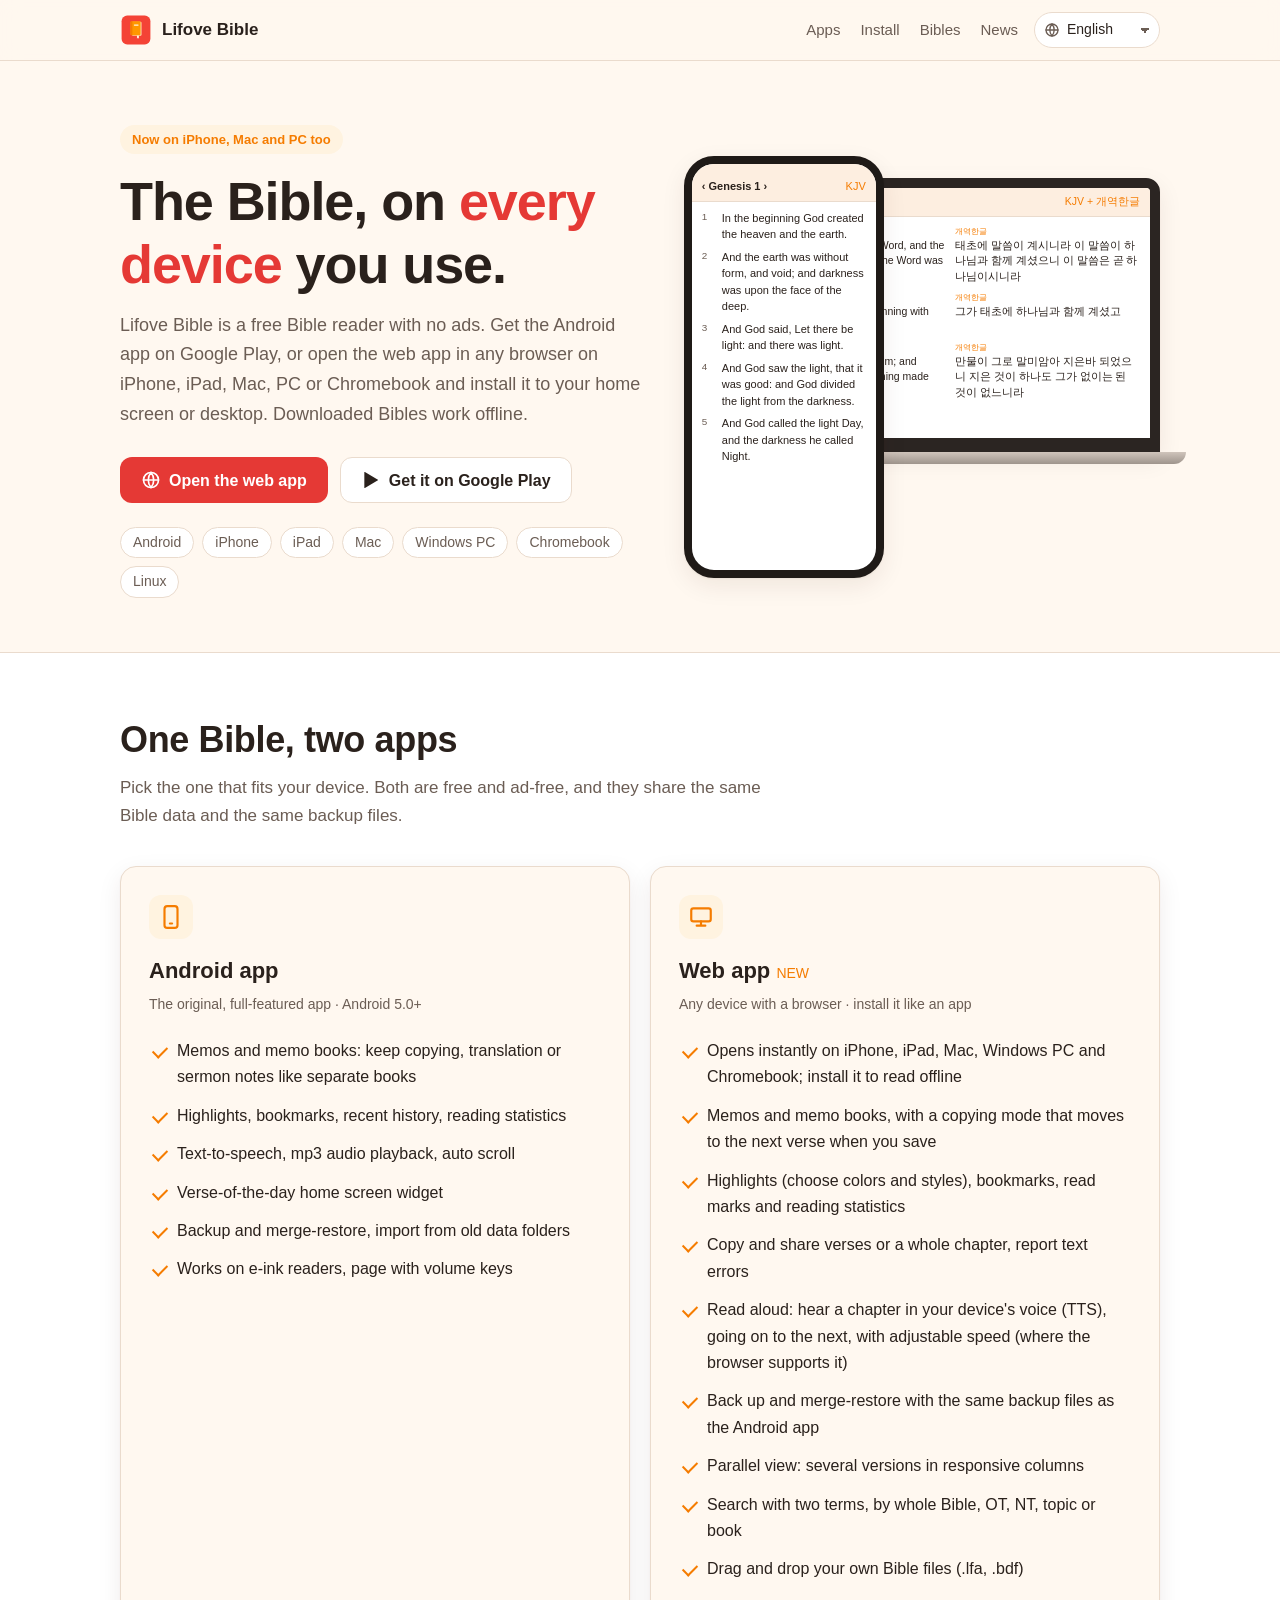
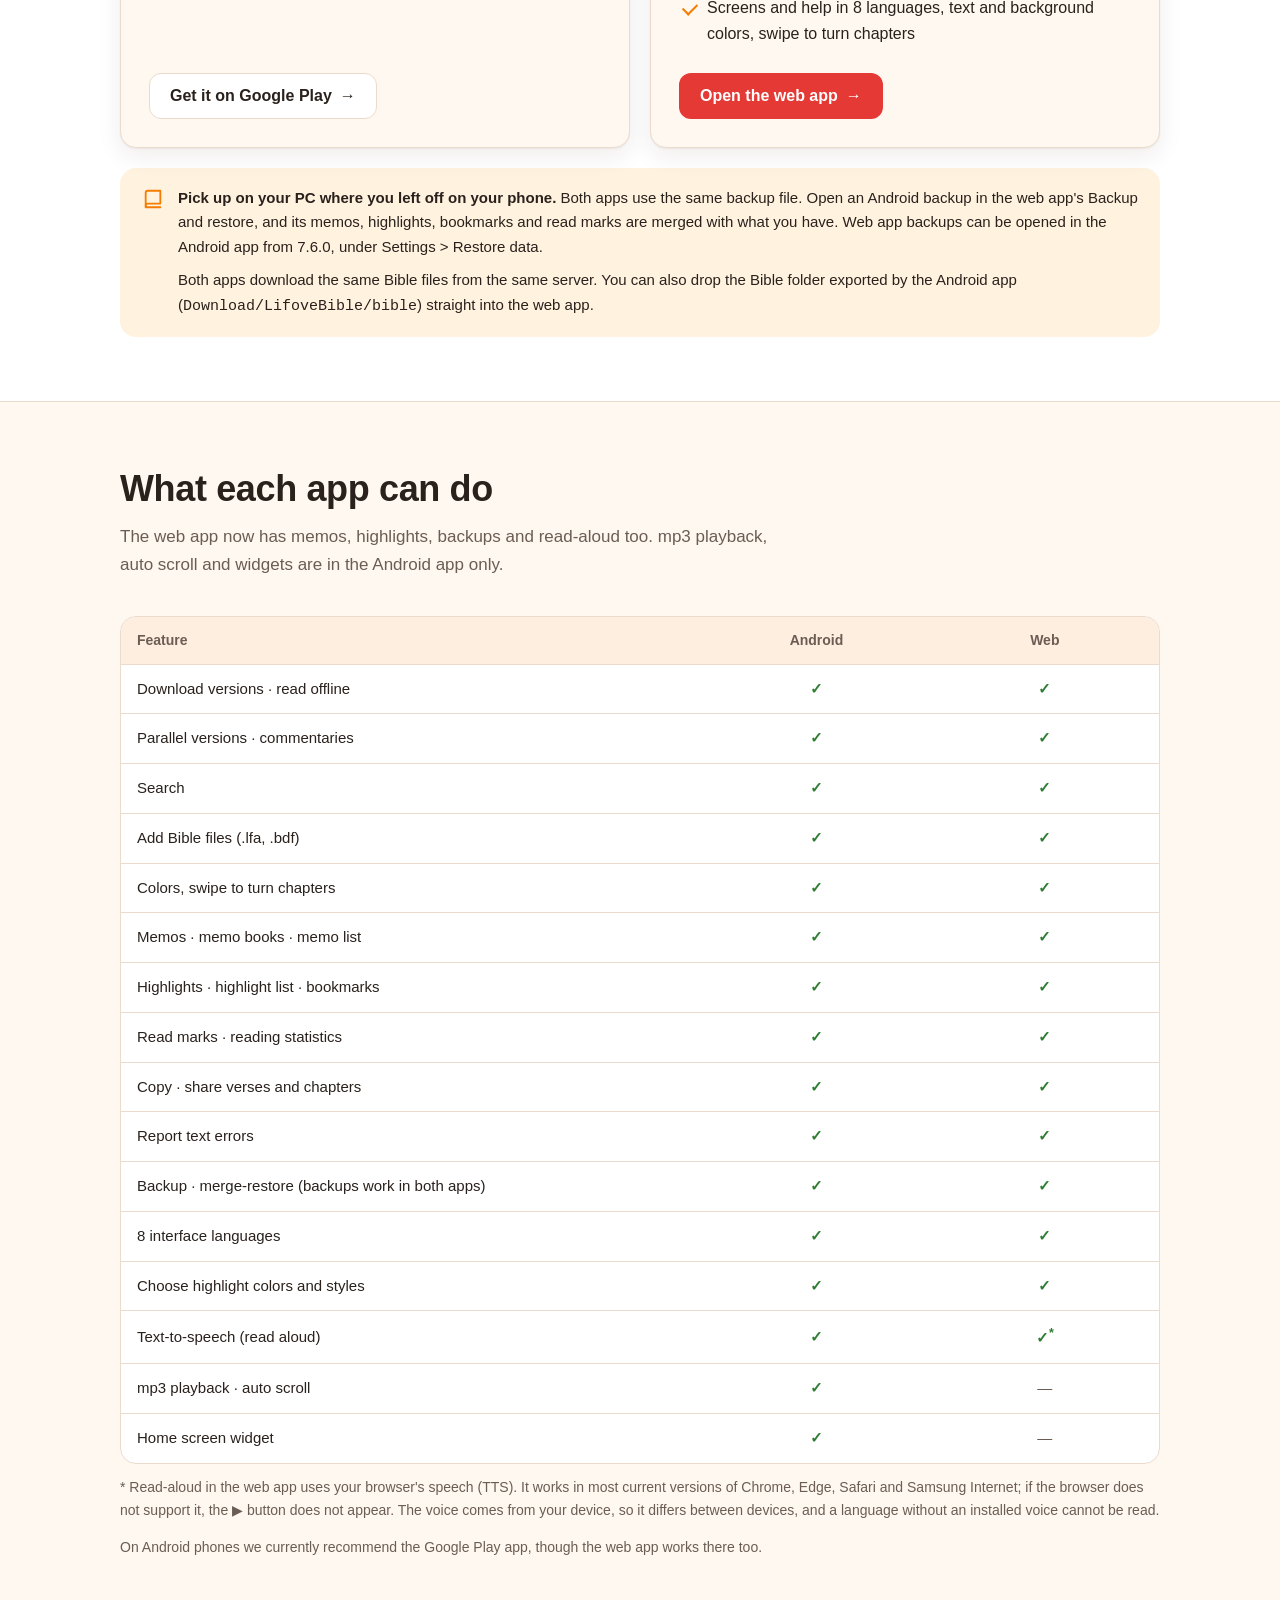
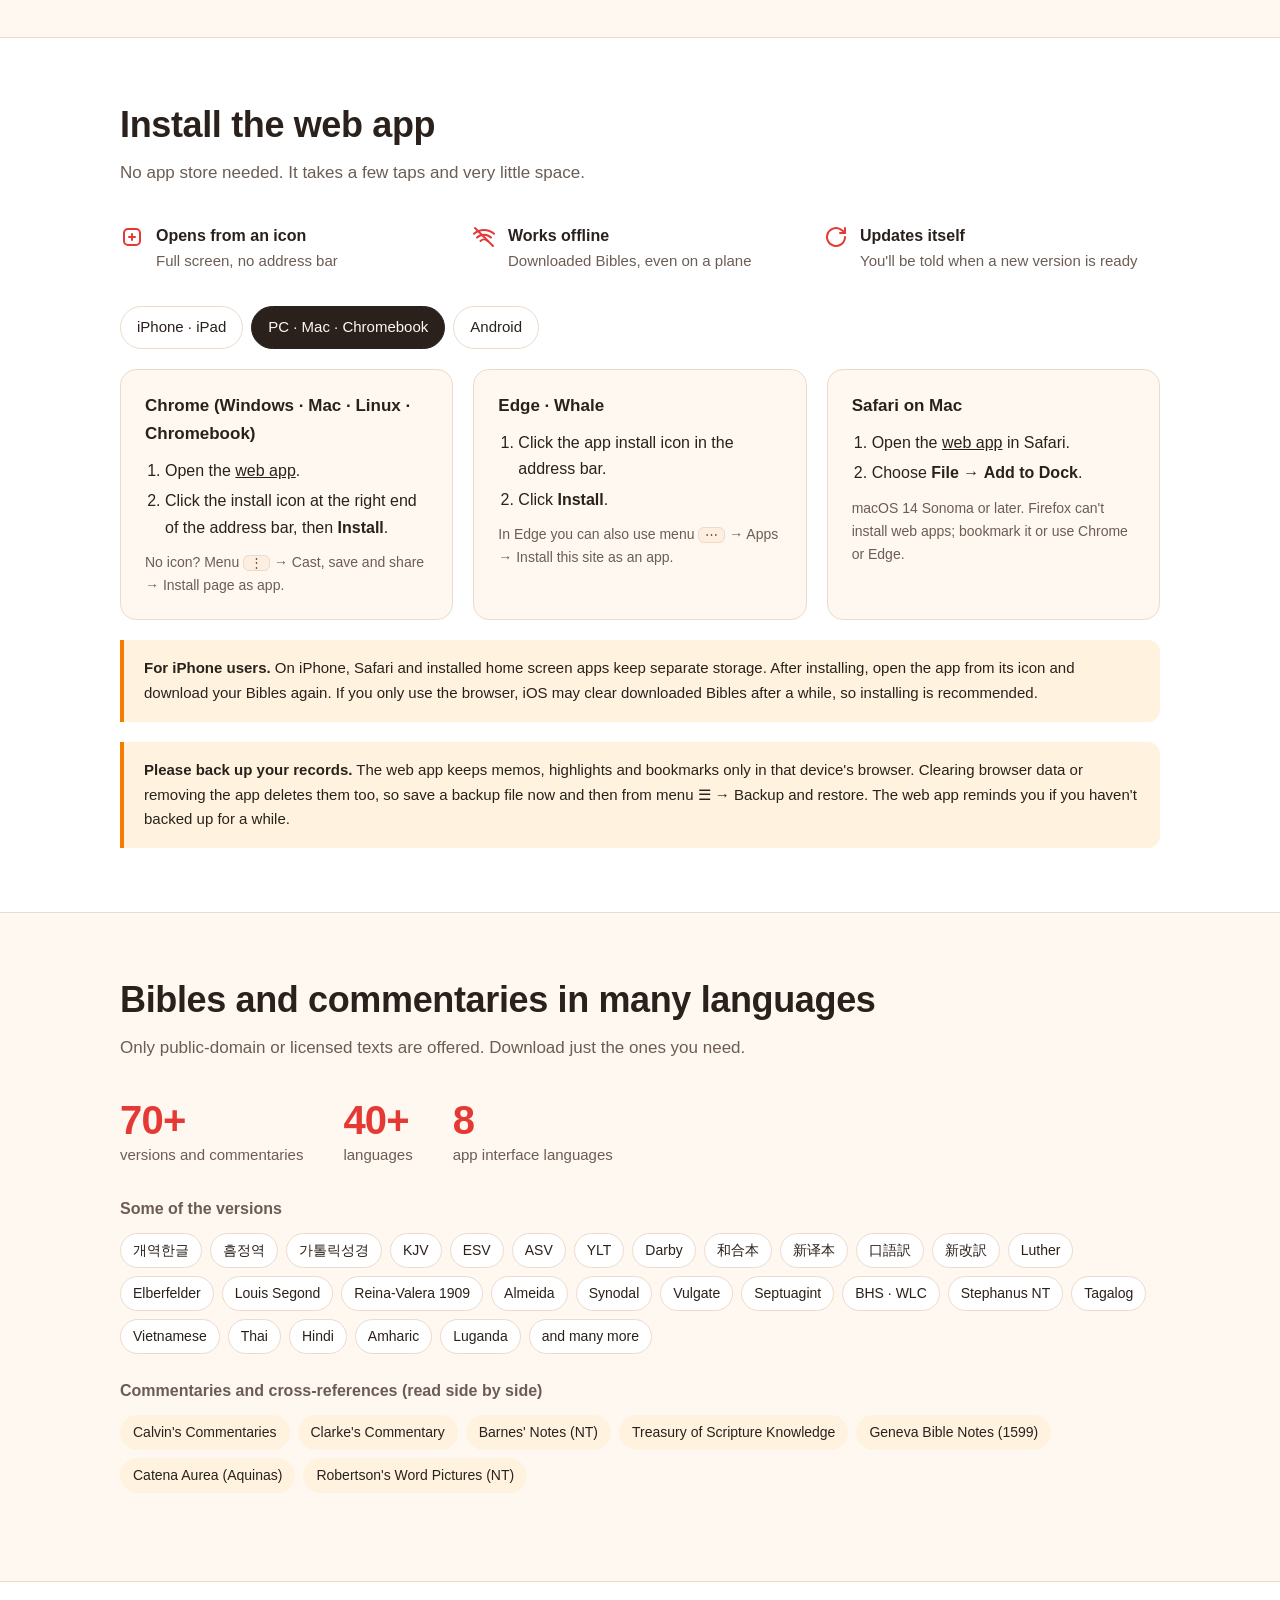
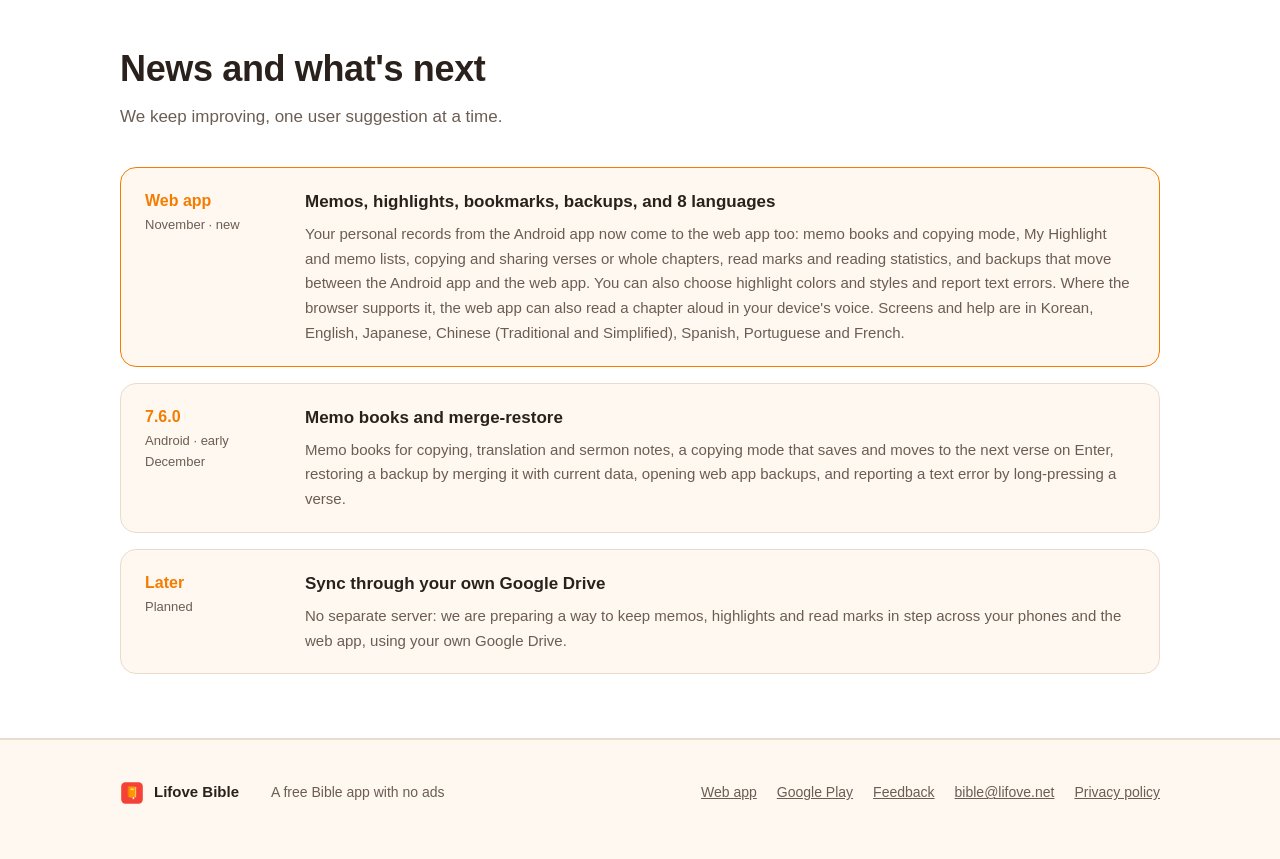
<file: index.html>
<!doctype html>
<html lang="ko">
<head>
<meta charset="utf-8">
<meta name="viewport" content="width=device-width, initial-scale=1">
<title>Lifove Bible</title>
<meta name="description" content="광고 없는 무료 성경 앱 Lifove Bible. 안드로이드는 Google Play에서, 아이폰·아이패드·맥·PC는 브라우저에서 바로 열고 설치하세요. 70여 개 역본과 주석, 인터넷 없이 읽기.">
<meta property="og:title" content="Lifove Bible">
<meta property="og:description" content="Free, ad-free Bible app for Android, iPhone, iPad, Mac and PC. 광고 없는 무료 성경 앱.">
<meta property="og:image" content="https://lifovebible.github.io/web/icons/icon-512.png">
<meta property="og:url" content="https://lifovebible.github.io/">
<meta name="theme-color" content="#fff8f0" media="(prefers-color-scheme: light)">
<meta name="theme-color" content="#1a1512" media="(prefers-color-scheme: dark)">
<link rel="icon" href="web/icons/icon.svg" type="image/svg+xml">
<link rel="apple-touch-icon" href="web/icons/apple-touch-icon.png">
<style>
:root {
  --bg: #fff8f0;
  --bg-2: #ffffff;
  --bg-3: #fdeee0;
  --ink: #2a211c;
  --ink-2: #6b5d54;
  --line: #eadbcd;
  --red: #e53935;
  --orange: #f57c00;
  --orange-soft: #ffe0b2;
  --cream: #fff3e0;
  --ok: #2e7d32;
  --soon: #b26a00;
  --shadow: 0 1px 2px rgba(60, 30, 10, .06), 0 8px 24px rgba(60, 30, 10, .08);
  --radius: 16px;
}
@media (prefers-color-scheme: dark) {
  :root {
    --bg: #1a1512;
    --bg-2: #241d19;
    --bg-3: #2e2520;
    --ink: #f3e9e1;
    --ink-2: #b8a89c;
    --line: #3d322b;
    --red: #ff6659;
    --orange: #ffa94d;
    --orange-soft: #4a3220;
    --cream: #3a2c22;
    --ok: #81c784;
    --soon: #ffb74d;
    --shadow: 0 1px 2px rgba(0, 0, 0, .3), 0 8px 24px rgba(0, 0, 0, .35);
  }
}
* { box-sizing: border-box; }
html { scroll-behavior: smooth; -webkit-text-size-adjust: 100%; }
body {
  margin: 0; background: var(--bg); color: var(--ink);
  font: 16px/1.65 -apple-system, BlinkMacSystemFont, "Segoe UI", "Apple SD Gothic Neo", "Malgun Gothic", "Noto Sans KR", Roboto, sans-serif;
  overflow-wrap: break-word;
}
/* keep-all is for Korean only; Japanese and Chinese break between characters */
:lang(ko) { word-break: keep-all; }
html:lang(ja) body { font-family: -apple-system, BlinkMacSystemFont, "Segoe UI", "Hiragino Sans", "Hiragino Kaku Gothic ProN", "Yu Gothic UI", Meiryo, "Noto Sans JP", Roboto, sans-serif; line-break: strict; }
html:lang(zh-Hant) body { font-family: -apple-system, BlinkMacSystemFont, "Segoe UI", "PingFang TC", "Microsoft JhengHei", "Noto Sans TC", Roboto, sans-serif; }
html:lang(zh-Hans) body { font-family: -apple-system, BlinkMacSystemFont, "Segoe UI", "PingFang SC", "Microsoft YaHei", "Noto Sans SC", Roboto, sans-serif; }
a { color: inherit; }
img { display: block; }
.wrap { max-width: 1080px; margin: 0 auto; padding: 0 20px; }

/* header */
header.top {
  position: sticky; top: 0; z-index: 10;
  background: color-mix(in srgb, var(--bg) 88%, transparent);
  backdrop-filter: saturate(1.4) blur(10px); -webkit-backdrop-filter: saturate(1.4) blur(10px);
  border-bottom: 1px solid var(--line);
}
header.top .wrap { display: flex; align-items: center; gap: 16px; height: 60px; }
.brand { display: flex; align-items: center; gap: 10px; font-weight: 700; text-decoration: none; font-size: 17px; white-space: nowrap; }
.brand img { width: 32px; height: 32px; }
nav.links { display: flex; gap: 20px; margin-left: auto; font-size: 15px; }
nav.links a { text-decoration: none; color: var(--ink-2); white-space: nowrap; }
nav.links a:hover { color: var(--ink); }
.lang { position: relative; flex-shrink: 0; display: flex; align-items: center; }
.lang svg { position: absolute; left: 10px; width: 16px; height: 16px; color: var(--ink-2); pointer-events: none; }
.lang select {
  appearance: none; -webkit-appearance: none; font: inherit; font-size: 14px; color: var(--ink);
  background: var(--bg-2); border: 1px solid var(--line); border-radius: 999px; padding: 5px 28px 5px 32px; cursor: pointer;
  background-image: linear-gradient(45deg, transparent 50%, var(--ink-2) 50%), linear-gradient(135deg, var(--ink-2) 50%, transparent 50%);
  background-position: right 14px center, right 9px center; background-size: 5px 5px; background-repeat: no-repeat;
}
@media (max-width: 860px) { nav.links { display: none; } .lang { margin-left: auto; } }

/* buttons */
.btn {
  display: inline-flex; align-items: center; gap: 8px; padding: 12px 20px; border-radius: 12px;
  font-weight: 600; text-decoration: none; font-size: 16px; line-height: 1.2; border: 1px solid transparent;
}
.btn.primary { background: var(--red); color: #fff; }
.btn.primary:hover { filter: brightness(1.06); }
.btn.ghost { border-color: var(--line); background: var(--bg-2); }
.btn.ghost:hover { border-color: var(--ink-2); }
.btn svg { width: 20px; height: 20px; flex-shrink: 0; }

/* hero */
.hero { padding: 64px 0 40px; overflow: hidden; }
.hero .wrap { display: grid; grid-template-columns: 1.1fr 1fr; gap: 40px; align-items: center; }
.eyebrow { display: inline-block; font-size: 13px; font-weight: 600; color: var(--orange); background: var(--cream); padding: 4px 12px; border-radius: 999px; }
h1 { font-size: clamp(34px, 5.4vw, 54px); line-height: 1.15; margin: 16px 0; letter-spacing: -0.02em; }
h1 em { font-style: normal; color: var(--red); }
.lead { font-size: 18px; color: var(--ink-2); margin: 0 0 28px; max-width: 34em; }
.cta { display: flex; flex-wrap: wrap; gap: 12px; }
.devices { display: flex; flex-wrap: wrap; gap: 8px; margin-top: 24px; padding: 0; list-style: none; font-size: 14px; color: var(--ink-2); }
.devices li { border: 1px solid var(--line); border-radius: 999px; padding: 3px 12px; background: var(--bg-2); }

/* hero mockups */
.stage { position: relative; height: 420px; }
.laptop {
  position: absolute; right: 0; top: 20px; width: 92%; max-width: 440px;
}
.laptop .screen {
  background: var(--bg-2); border: 10px solid #2b2522; border-bottom-width: 14px; border-radius: 14px 14px 0 0;
  aspect-ratio: 16 / 10; overflow: hidden; box-shadow: var(--shadow);
}
.laptop .base { height: 12px; background: linear-gradient(#cfc4bb, #9e948c); border-radius: 0 0 14px 14px; margin: 0 -6%; }
.phone {
  position: absolute; left: 0; bottom: 0; width: 46%; max-width: 200px; aspect-ratio: 9 / 19;
  background: var(--bg-2); border: 8px solid #1f1a17; border-radius: 30px; overflow: hidden; box-shadow: var(--shadow);
}
.mock { font-size: 11px; line-height: 1.5; height: 100%; display: flex; flex-direction: column; }
.mock .bar { display: flex; align-items: center; gap: 6px; padding: 6px 10px; border-bottom: 1px solid var(--line); font-weight: 600; background: var(--bg-3); white-space: nowrap; }
.mock .bar .ver { margin-left: auto; font-weight: 500; color: var(--orange); overflow: hidden; text-overflow: ellipsis; }
.mock .body { padding: 8px 10px; overflow: hidden; flex: 1; }
.mock .v { display: grid; grid-template-columns: 16px 1fr; gap: 4px; margin-bottom: 6px; }
.mock .n { color: var(--ink-2); font-size: .9em; }
.mock .cols { display: grid; grid-template-columns: 1fr 1fr; gap: 8px; }
.mock .vn { color: var(--orange); font-size: .8em; display: block; }
.mock.wide { font-size: 10.5px; }
.phone .mock .bar { padding-top: 14px; }

/* sections */
section { padding: 64px 0; }
section.alt { background: var(--bg-2); border-top: 1px solid var(--line); border-bottom: 1px solid var(--line); }
h2 { font-size: clamp(26px, 3.6vw, 36px); line-height: 1.25; margin: 0 0 12px; letter-spacing: -0.01em; }
.sub { color: var(--ink-2); margin: 0 0 36px; font-size: 17px; max-width: 40em; }

.apps { display: grid; grid-template-columns: 1fr 1fr; gap: 20px; }
.card {
  background: var(--bg-2); border: 1px solid var(--line); border-radius: var(--radius); padding: 28px; box-shadow: var(--shadow);
  display: flex; flex-direction: column;
}
section.alt .card { background: var(--bg); }
.card h3 { margin: 0; font-size: 22px; }
.card h3 small { font-weight: 500; color: var(--orange); font-size: 14px; }
.card .tag { font-size: 14px; color: var(--ink-2); margin: 4px 0 16px; }
.card ul { margin: 0 0 20px; padding: 0; list-style: none; }
.card li { padding: 6px 0 6px 28px; position: relative; }
.card li::before {
  content: ""; position: absolute; left: 4px; top: 14px; width: 12px; height: 7px;
  border-left: 2px solid var(--orange); border-bottom: 2px solid var(--orange); transform: rotate(-45deg);
}
.card .btn { margin-top: auto; align-self: flex-start; }
.card .icon { width: 44px; height: 44px; border-radius: 12px; display: grid; place-items: center; background: var(--cream); color: var(--orange); margin-bottom: 14px; }
.card .icon svg { width: 26px; height: 26px; }
.shared {
  margin-top: 20px; padding: 18px 22px; border-radius: var(--radius); background: var(--cream); color: var(--ink);
  display: flex; gap: 14px; align-items: flex-start; font-size: 15px;
}
.shared svg { width: 22px; height: 22px; flex-shrink: 0; color: var(--orange); margin-top: 2px; }
.shared p { margin: 0; }
.shared p + p { margin-top: 8px; }

/* compare table */
.table-wrap { overflow-x: auto; border: 1px solid var(--line); border-radius: var(--radius); background: var(--bg-2); }
table { width: 100%; border-collapse: collapse; font-size: 15px; }
@media (max-width: 480px) { table { font-size: 14px; } th, td { padding: 10px 10px; } td.c, th.c { width: 24%; } }
th, td { padding: 12px 16px; text-align: left; border-bottom: 1px solid var(--line); }
tr:last-child td { border-bottom: 0; }
thead th { font-size: 14px; color: var(--ink-2); font-weight: 600; background: var(--bg-3); }
td.c, th.c { text-align: center; width: 22%; }
.yes { color: var(--ok); font-weight: 700; }
.soon { color: var(--soon); font-size: 13px; font-weight: 600; }
.no { color: var(--ink-2); }
.legend { font-size: 14px; color: var(--ink-2); margin-top: 12px; }

/* install */
.tabs { display: flex; gap: 8px; flex-wrap: wrap; margin-bottom: 20px; }
.tabs button {
  font: inherit; font-size: 15px; padding: 8px 16px; border-radius: 999px; border: 1px solid var(--line);
  background: var(--bg-2); color: var(--ink); cursor: pointer;
}
.tabs button[aria-selected="true"] { background: var(--ink); color: var(--bg); border-color: var(--ink); }
.panel { display: none; }
.panel.on { display: grid; grid-template-columns: repeat(auto-fit, minmax(260px, 1fr)); gap: 20px; }
.step-card { background: var(--bg-2); border: 1px solid var(--line); border-radius: var(--radius); padding: 22px 24px; }
section.alt .step-card { background: var(--bg); }
.step-card h4 { margin: 0 0 10px; font-size: 17px; }
.step-card ol { margin: 0; padding-left: 20px; }
.step-card li { margin: 4px 0; }
.step-card .note { font-size: 14px; color: var(--ink-2); margin: 10px 0 0; }
.step-card > p.plain { margin: 0 0 12px; }
kbd { font: inherit; font-size: .9em; background: var(--bg-3); border: 1px solid var(--line); border-radius: 6px; padding: 0 6px; white-space: nowrap; }
.tip { margin-top: 20px; padding: 16px 20px; border-left: 4px solid var(--orange); background: var(--cream); border-radius: 0 12px 12px 0; font-size: 15px; }
.why { display: grid; grid-template-columns: repeat(auto-fit, minmax(200px, 1fr)); gap: 16px; margin: 0 0 32px; padding: 0; list-style: none; }
.why li { display: flex; gap: 12px; align-items: flex-start; font-size: 15px; }
.why b { display: block; font-size: 16px; }
.why span { color: var(--ink-2); }
.why svg { width: 24px; height: 24px; flex-shrink: 0; color: var(--red); margin-top: 2px; }

/* bibles */
.stats { display: flex; gap: 40px; flex-wrap: wrap; margin-bottom: 28px; }
.stat b { display: block; font-size: 40px; line-height: 1.1; color: var(--red); letter-spacing: -0.02em; }
.stat span { color: var(--ink-2); font-size: 15px; }
.chips { display: flex; flex-wrap: wrap; gap: 8px; padding: 0; margin: 0 0 24px; list-style: none; }
.chips li { padding: 5px 12px; border-radius: 999px; background: var(--bg-2); border: 1px solid var(--line); font-size: 14px; }
section.alt .chips li { background: var(--bg); }
.chips.comm li { background: var(--cream); border-color: transparent; }
h3.small { font-size: 16px; margin: 0 0 10px; color: var(--ink-2); font-weight: 600; }

/* roadmap */
.road { list-style: none; padding: 0; margin: 0; display: grid; gap: 16px; }
.road li { display: grid; grid-template-columns: 140px 1fr; gap: 20px; padding: 20px 24px; background: var(--bg-2); border: 1px solid var(--line); border-radius: var(--radius); }
section.alt .road li { background: var(--bg); }
.road li.done { border-color: var(--orange); }
.road .when { font-weight: 700; color: var(--orange); }
.road .when small { display: block; font-weight: 500; color: var(--ink-2); font-size: 13px; }
.road h4 { margin: 0 0 6px; font-size: 17px; }
.road p { margin: 0; color: var(--ink-2); font-size: 15px; }


footer { padding: 40px 0 56px; color: var(--ink-2); font-size: 14px; border-top: 1px solid var(--line); }
footer .wrap { display: flex; flex-wrap: wrap; gap: 16px 32px; align-items: center; }
footer a { color: var(--ink-2); }
footer .brand { color: var(--ink); font-size: 15px; }
footer .brand img { width: 24px; height: 24px; }
footer .flinks { display: flex; flex-wrap: wrap; gap: 8px 20px; margin-left: auto; }

@media (max-width: 860px) {
  .hero { padding-top: 40px; }
  .hero .wrap { grid-template-columns: 1fr; }
  .stage { height: 340px; max-width: 460px; width: 100%; margin: 0 auto; }
  .apps { grid-template-columns: 1fr; }
  .road li { grid-template-columns: 1fr; gap: 6px; }
}
@media (max-width: 480px) {
  .wrap { padding: 0 16px; }
  section { padding: 48px 0; }
  .card { padding: 22px; }
  .cta .btn { flex: 1 1 100%; justify-content: center; }
  .stage { height: 300px; }
}
</style>
</head>
<body>
<!--
  Languages: the Korean text below is the default. Every element with data-i18n gets its
  innerHTML from the dictionary T at the bottom (en, ja, zh = Traditional, zh-CN = Simplified, es, pt, fr).
  When you change a text, change it in all eight languages. The same eight as the web app (web/js/strings.js).
-->

<header class="top">
  <div class="wrap">
    <a class="brand" href="#"><img src="web/icons/icon.svg" alt="" width="32" height="32">Lifove Bible</a>
    <nav class="links">
      <a href="#apps" data-i18n="nav.apps">앱 소개</a>
      <a href="#install" data-i18n="nav.install">설치하기</a>
      <a href="#bibles" data-i18n="nav.bibles">역본</a>
      <a href="#roadmap" data-i18n="nav.news">소식</a>
    </nav>
    <label class="lang">
      <svg viewBox="0 0 24 24" fill="none" stroke="currentColor" stroke-width="2" stroke-linecap="round" stroke-linejoin="round" aria-hidden="true"><circle cx="12" cy="12" r="9"/><path d="M3 12h18M12 3a14 14 0 0 1 0 18M12 3a14 14 0 0 0 0 18"/></svg>
      <select id="langSelect" aria-label="Language">
        <option value="ko">한국어</option>
        <option value="en">English</option>
        <option value="ja">日本語</option>
        <option value="zh">繁體中文</option>
        <option value="zh-CN">简体中文</option>
        <option value="es">Español</option>
        <option value="pt">Português</option>
        <option value="fr">Français</option>
      </select>
    </label>
  </div>
</header>

<main>
<!-- Hero -->
<section class="hero">
  <div class="wrap">
    <div>
      <span class="eyebrow" data-i18n="hero.eyebrow">이제 아이폰 · 맥 · PC에서도</span>
      <h1 data-i18n="hero.title">성경을, 쓰는<br><em>모든 기기</em>에서.</h1>
      <p class="lead" data-i18n="hero.lead">Lifove Bible은 광고 없는 무료 성경 앱입니다. 안드로이드는 Google Play에서 받고, 아이폰·아이패드·맥·PC·크롬북은 브라우저로 열어 홈 화면이나 바탕화면에 설치하세요. 받아 둔 역본은 인터넷 없이도 읽을 수 있습니다.</p>
      <div class="cta">
        <a class="btn primary" href="web/">
          <svg viewBox="0 0 24 24" fill="none" stroke="currentColor" stroke-width="2" stroke-linecap="round" stroke-linejoin="round" aria-hidden="true"><circle cx="12" cy="12" r="9"/><path d="M3 12h18M12 3a14 14 0 0 1 0 18M12 3a14 14 0 0 0 0 18"/></svg>
          <span data-i18n="cta.openWeb">웹 앱 바로 열기</span>
        </a>
        <a class="btn ghost" href="https://play.google.com/store/apps/details?id=net.lifove.android.lifovebible" rel="noopener">
          <svg viewBox="0 0 24 24" fill="currentColor" aria-hidden="true"><path d="M4 2.8v18.4c0 .4.4.6.7.4l15.6-9.2c.3-.2.3-.6 0-.8L4.7 2.4c-.3-.2-.7 0-.7.4z"/></svg>
          <span data-i18n="cta.play">Google Play에서 받기</span>
        </a>
      </div>
      <ul class="devices" aria-label="Supported devices">
        <li>Android</li><li>iPhone</li><li>iPad</li><li>Mac</li><li>Windows PC</li><li>Chromebook</li><li>Linux</li>
      </ul>
    </div>

    <div class="stage" aria-hidden="true">
      <div class="laptop">
        <div class="screen">
          <div class="mock wide" data-i18n="mock.laptop">
            <div class="bar">‹ 요한복음 1 › <span class="ver">개역한글 + KJV</span></div>
            <div class="body">
              <div class="v"><span class="n">1</span><div class="cols"><div><span class="vn">개역한글</span>태초에 말씀이 계시니라 이 말씀이 하나님과 함께 계셨으니 이 말씀은 곧 하나님이시니라</div><div><span class="vn">KJV</span>In the beginning was the Word, and the Word was with God, and the Word was God.</div></div></div>
              <div class="v"><span class="n">2</span><div class="cols"><div><span class="vn">개역한글</span>그가 태초에 하나님과 함께 계셨고</div><div><span class="vn">KJV</span>The same was in the beginning with God.</div></div></div>
              <div class="v"><span class="n">3</span><div class="cols"><div><span class="vn">개역한글</span>만물이 그로 말미암아 지은바 되었으니 지은 것이 하나도 그가 없이는 된 것이 없느니라</div><div><span class="vn">KJV</span>All things were made by him; and without him was not any thing made that was made.</div></div></div>
            </div>
          </div>
        </div>
        <div class="base"></div>
      </div>
      <div class="phone">
        <div class="mock" data-i18n="mock.phone">
          <div class="bar">‹ 창세기 1 › <span class="ver">개역한글</span></div>
          <div class="body">
            <div class="v"><span class="n">1</span><span>태초에 하나님이 천지를 창조하시니라</span></div>
            <div class="v"><span class="n">2</span><span>땅이 혼돈하고 공허하며 흑암이 깊음 위에 있고 하나님의 신은 수면에 운행하시니라</span></div>
            <div class="v"><span class="n">3</span><span>하나님이 가라사대 빛이 있으라 하시매 빛이 있었고</span></div>
            <div class="v"><span class="n">4</span><span>그 빛이 하나님의 보시기에 좋았더라 하나님이 빛과 어두움을 나누사</span></div>
            <div class="v"><span class="n">5</span><span>빛을 낮이라 칭하시고 어두움을 밤이라 칭하시니라</span></div>
          </div>
        </div>
      </div>
    </div>
  </div>
</section>

<!-- Two apps -->
<section id="apps" class="alt">
  <div class="wrap">
    <h2 data-i18n="apps.title">하나의 성경, 두 가지 앱</h2>
    <p class="sub" data-i18n="apps.sub">쓰는 기기에 맞는 앱을 고르세요. 둘 다 무료이고 광고가 없으며, 같은 성경 데이터와 같은 백업 파일을 씁니다.</p>

    <div class="apps">
      <article class="card">
        <div class="icon"><svg viewBox="0 0 24 24" fill="none" stroke="currentColor" stroke-width="2" stroke-linecap="round" stroke-linejoin="round" aria-hidden="true"><rect x="6" y="2" width="12" height="20" rx="2.5"/><path d="M11 18h2"/></svg></div>
        <h3 data-i18n="android.name">안드로이드 앱</h3>
        <p class="tag" data-i18n="android.tag">기능이 가장 많은 원래 앱 · Android 5.0 이상</p>
        <ul data-i18n="android.list">
          <li>메모와 메모책: 필사·번역·설교 노트를 책처럼 따로 기록</li>
          <li>형광펜, 책갈피, 최근목록, 성경읽기통계</li>
          <li>음성 낭독(TTS)과 mp3 오디오 재생, 자동 스크롤</li>
          <li>홈 화면 오늘의 구절 위젯</li>
          <li>데이터 백업과 합쳐서 복구, 예전 데이터 폴더 가져오기</li>
          <li>전자책(e-ink) 기기 지원, 볼륨키로 넘기기</li>
        </ul>
        <a class="btn ghost" href="https://play.google.com/store/apps/details?id=net.lifove.android.lifovebible" rel="noopener"><span data-i18n="cta.play">Google Play에서 받기</span> →</a>
      </article>

      <article class="card">
        <div class="icon"><svg viewBox="0 0 24 24" fill="none" stroke="currentColor" stroke-width="2" stroke-linecap="round" stroke-linejoin="round" aria-hidden="true"><rect x="3" y="4" width="18" height="12" rx="2"/><path d="M8 20h8M12 16v4"/></svg></div>
        <h3><span data-i18n="web.name">웹 앱</span> <small>NEW</small></h3>
        <p class="tag" data-i18n="web.tag">브라우저가 있는 모든 기기 · 설치하면 앱처럼</p>
        <ul data-i18n="web.list">
          <li>아이폰·아이패드·맥·윈도우 PC·크롬북에서 바로 열고, 설치하면 인터넷 없이 읽기</li>
          <li>메모와 메모책: 저장하면 다음 절로 넘어가는 필사 입력</li>
          <li>형광펜(색·모양 고르기), 책갈피, 읽음 표시와 성경읽기통계</li>
          <li>절·장 전체 복사와 공유, 본문 오류 신고</li>
          <li>음성 낭독: 기기의 음성(TTS)으로 장을 읽고 다음 장으로 이어서, 속도 조절(브라우저가 지원할 때)</li>
          <li>안드로이드 앱과 같은 백업 파일로 백업하고 합쳐서 복구</li>
          <li>역본대조: 여러 역본을 화면 너비에 맞춰 여러 단으로</li>
          <li>검색: 검색어 두 개, 전체·구약·신약·주제별·책 범위</li>
          <li>가지고 있는 성경 파일(.lfa, .bdf)을 끌어다 넣기</li>
          <li>화면과 도움말 8개 언어, 글자·배경색, 밀어서 장 넘기기</li>
        </ul>
        <a class="btn primary" href="web/"><span data-i18n="cta.openWebShort">웹 앱 열기</span> →</a>
      </article>
    </div>

    <div class="shared">
      <svg viewBox="0 0 24 24" fill="none" stroke="currentColor" stroke-width="2" stroke-linecap="round" stroke-linejoin="round" aria-hidden="true"><path d="M4 19.5A2.5 2.5 0 0 1 6.5 17H20V3H6.5A2.5 2.5 0 0 0 4 5.5z"/><path d="M4 19.5V21h16"/></svg>
      <div>
        <p data-i18n="shared.backup"><b>폰에서 쓰던 기록을 PC에서 이어서.</b> 두 앱은 백업 파일이 같습니다. 안드로이드 앱의 백업을 웹 앱의 데이터 백업·복구에서 열면 메모·형광펜·책갈피·읽음 기록이 지금 기록과 합쳐집니다. 웹 앱의 백업은 안드로이드 앱 7.6.0부터 설정 &gt; 데이터 복구로 열 수 있습니다.</p>
        <p data-i18n="shared.files">두 앱은 같은 서버에서 같은 성경 파일을 받습니다. 안드로이드 앱에서 내보낸 성경 폴더(<code>다운로드/LifoveBible/bible</code>)를 웹 앱에 그대로 넣어 쓸 수도 있습니다.</p>
      </div>
    </div>
  </div>
</section>

<!-- Feature table -->
<section id="compare">
  <div class="wrap">
    <h2 data-i18n="cmp.title">무엇이 되나요?</h2>
    <p class="sub" data-i18n="cmp.sub">웹 앱도 이제 메모·형광펜·백업과 음성 낭독까지 됩니다. mp3 재생·자동 스크롤과 위젯은 안드로이드 앱에만 있습니다.</p>
    <div class="table-wrap">
      <table>
        <thead>
          <tr><th data-i18n="cmp.feature">기능</th><th class="c" data-i18n="cmp.android">안드로이드 앱</th><th class="c" data-i18n="cmp.web">웹 앱</th></tr>
        </thead>
        <tbody>
          <tr><td data-i18n="row.download">역본 받기 · 인터넷 없이 읽기</td><td class="c yes">✓</td><td class="c yes">✓</td></tr>
          <tr><td data-i18n="row.parallel">역본대조 · 주석 함께 보기</td><td class="c yes">✓</td><td class="c yes">✓</td></tr>
          <tr><td data-i18n="row.search">검색</td><td class="c yes">✓</td><td class="c yes">✓</td></tr>
          <tr><td data-i18n="row.files">성경 파일(.lfa, .bdf) 넣기</td><td class="c yes">✓</td><td class="c yes">✓</td></tr>
          <tr><td data-i18n="row.view">글자·배경색, 밀어서 장 넘기기</td><td class="c yes">✓</td><td class="c yes">✓</td></tr>
          <tr><td data-i18n="row.memo">메모 · 메모책 · 나의메모목록</td><td class="c yes">✓</td><td class="c yes">✓</td></tr>
          <tr><td data-i18n="row.highlight">형광펜 · 나의형광펜목록 · 책갈피</td><td class="c yes">✓</td><td class="c yes">✓</td></tr>
          <tr><td data-i18n="row.read">읽음 표시 · 성경읽기통계</td><td class="c yes">✓</td><td class="c yes">✓</td></tr>
          <tr><td data-i18n="row.copy">절 · 장 전체 복사 · 공유</td><td class="c yes">✓</td><td class="c yes">✓</td></tr>
          <tr><td data-i18n="row.report">본문 오류 신고</td><td class="c yes">✓</td><td class="c yes">✓</td></tr>
          <tr><td data-i18n="row.backup">백업 · 합쳐서 복구(서로 백업 파일 주고받기)</td><td class="c yes">✓</td><td class="c yes">✓</td></tr>
          <tr><td data-i18n="row.lang">화면 언어 8개</td><td class="c yes">✓</td><td class="c yes">✓</td></tr>
          <tr><td data-i18n="row.style">형광펜 색·모양 고르기</td><td class="c yes">✓</td><td class="c yes">✓</td></tr>
          <tr><td data-i18n="row.tts">음성 낭독(TTS)</td><td class="c yes">✓</td><td class="c yes">✓<sup>*</sup></td></tr>
          <tr><td data-i18n="row.audio">mp3 재생 · 자동 스크롤</td><td class="c yes">✓</td><td class="c no">—</td></tr>
          <tr><td data-i18n="row.widget">홈 화면 위젯</td><td class="c yes">✓</td><td class="c no">—</td></tr>
        </tbody>
      </table>
    </div>
    <p class="legend" data-i18n="cmp.ttsNote">* 웹 앱의 음성 낭독은 브라우저의 음성 읽기(TTS) 기능을 씁니다. 최신 크롬·엣지·사파리·삼성 인터넷이면 대부분 되고, 브라우저가 지원하지 않으면 ▶ 단추가 나오지 않습니다. 목소리는 기기에 깔린 것을 써서 기기마다 다르고, 그 언어의 음성이 없으면 읽지 못합니다.</p>
    <p class="legend" data-i18n="cmp.legend">안드로이드 폰에서는 지금은 Google Play 앱을 권합니다. 웹 앱도 안드로이드에서 잘 동작합니다.</p>
  </div>
</section>

<!-- Install -->
<section id="install" class="alt">
  <div class="wrap">
    <h2 data-i18n="inst.title">웹 앱 설치하기</h2>
    <p class="sub" data-i18n="inst.sub">앱 스토어를 거치지 않고, 몇 번만 누르면 됩니다. 크기도 아주 작습니다.</p>

    <ul class="why">
      <li><svg viewBox="0 0 24 24" fill="none" stroke="currentColor" stroke-width="2" stroke-linecap="round" stroke-linejoin="round" aria-hidden="true"><rect x="4" y="4" width="16" height="16" rx="4"/><path d="M9 12h6M12 9v6"/></svg><div data-i18n="why.icon"><b>아이콘으로 열기</b><span>주소창 없이 넓은 화면으로</span></div></li>
      <li><svg viewBox="0 0 24 24" fill="none" stroke="currentColor" stroke-width="2" stroke-linecap="round" stroke-linejoin="round" aria-hidden="true"><path d="M2 8.8a15 15 0 0 1 20 0M5 12.5a10 10 0 0 1 14 0M8.5 16a5 5 0 0 1 7 0"/><path d="M3 3l18 18"/></svg><div data-i18n="why.offline"><b>인터넷 없이</b><span>받아 둔 역본은 비행기에서도</span></div></li>
      <li><svg viewBox="0 0 24 24" fill="none" stroke="currentColor" stroke-width="2" stroke-linecap="round" stroke-linejoin="round" aria-hidden="true"><path d="M21 12a9 9 0 1 1-3-6.7L21 8"/><path d="M21 3v5h-5"/></svg><div data-i18n="why.update"><b>저절로 업데이트</b><span>새 버전이 나오면 알려 줍니다</span></div></li>
    </ul>

    <div class="tabs" role="tablist">
      <button type="button" role="tab" data-tab="ios" aria-selected="true" data-i18n="tab.ios">아이폰 · 아이패드</button>
      <button type="button" role="tab" data-tab="desktop" aria-selected="false" data-i18n="tab.desktop">PC · 맥 · 크롬북</button>
      <button type="button" role="tab" data-tab="android" aria-selected="false" data-i18n="tab.android">안드로이드</button>
    </div>

    <div class="panel on" id="tab-ios" role="tabpanel">
      <div class="step-card">
        <h4 data-i18n="ios.safari.h">사파리</h4>
        <ol data-i18n="ios.safari.steps">
          <li>사파리에서 <a href="web/">lifovebible.github.io/web</a>을 엽니다.</li>
          <li>공유 버튼 <kbd>□↑</kbd>을 누릅니다. 아이폰은 화면 아래, 아이패드는 주소창 오른쪽에 있습니다.</li>
          <li>목록을 올려 <b>홈 화면에 추가</b>를 누르고, 오른쪽 위 <b>추가</b>를 누릅니다.</li>
        </ol>
        <p class="note" data-i18n="ios.safari.note">iOS · iPadOS 16.4 이상</p>
      </div>
      <div class="step-card">
        <h4 data-i18n="ios.other.h">크롬 · 엣지 · 파이어폭스</h4>
        <ol data-i18n="ios.other.steps">
          <li>주소창 오른쪽의 공유 버튼 <kbd>□↑</kbd>을 누릅니다. 엣지·파이어폭스는 메뉴 <kbd>⋯</kbd> 안에 있을 수 있습니다.</li>
          <li><b>홈 화면에 추가</b> → <b>추가</b>를 누릅니다.</li>
        </ol>
      </div>
    </div>

    <div class="panel" id="tab-desktop" role="tabpanel">
      <div class="step-card">
        <h4 data-i18n="dt.chrome.h">크롬 (윈도우 · 맥 · 리눅스 · 크롬북)</h4>
        <ol data-i18n="dt.chrome.steps">
          <li><a href="web/">웹 앱</a>을 엽니다.</li>
          <li>주소창 오른쪽 끝의 설치 아이콘(모니터에 화살표)을 누르고 <b>설치</b>를 누릅니다.</li>
        </ol>
        <p class="note" data-i18n="dt.chrome.note">아이콘이 없으면 메뉴 <kbd>⋮</kbd> → 전송, 저장, 공유 → 페이지를 앱으로 설치</p>
      </div>
      <div class="step-card">
        <h4 data-i18n="dt.edge.h">엣지 · 웨일</h4>
        <ol data-i18n="dt.edge.steps">
          <li>주소창 오른쪽의 앱 설치 아이콘을 누릅니다.</li>
          <li><b>설치</b>를 누릅니다.</li>
        </ol>
        <p class="note" data-i18n="dt.edge.note">엣지는 메뉴 <kbd>⋯</kbd> → 앱 → 이 사이트를 앱으로 설치로도 됩니다.</p>
      </div>
      <div class="step-card">
        <h4 data-i18n="dt.safari.h">맥 사파리</h4>
        <ol data-i18n="dt.safari.steps">
          <li>사파리에서 <a href="web/">웹 앱</a>을 엽니다.</li>
          <li>메뉴 막대 <b>파일</b> → <b>Dock에 추가</b>를 누릅니다.</li>
        </ol>
        <p class="note" data-i18n="dt.safari.note">macOS 14(소노마) 이상. 파이어폭스는 설치 기능이 없으니 북마크해 두거나 크롬·엣지를 쓰세요.</p>
      </div>
    </div>

    <div class="panel" id="tab-android" role="tabpanel">
      <div class="step-card">
        <h4 data-i18n="and.play.h">Google Play 앱 (추천)</h4>
        <p class="plain" data-i18n="and.play.p">음성 낭독, mp3 재생, 자동 스크롤, 위젯까지 모든 기능을 쓸 수 있습니다.</p>
        <a class="btn ghost" href="https://play.google.com/store/apps/details?id=net.lifove.android.lifovebible" rel="noopener"><span data-i18n="cta.play">Google Play에서 받기</span> →</a>
      </div>
      <div class="step-card">
        <h4 data-i18n="and.web.h">웹 앱으로 설치</h4>
        <ol data-i18n="and.web.steps">
          <li>크롬에서 <a href="web/">웹 앱</a>을 열고 아래쪽 설치 안내를 누릅니다.</li>
          <li>안 뜨면 메뉴 <kbd>⋮</kbd> → <b>앱 설치</b> 또는 <b>홈 화면에 추가</b>.</li>
        </ol>
        <p class="note" data-i18n="and.web.note">삼성 인터넷은 주소창의 설치 아이콘 ↓ 또는 메뉴 ≡ → 현재 페이지 추가 → 홈 화면.</p>
      </div>
    </div>

    <div class="tip" data-i18n="inst.tip"><b>아이폰 사용자께.</b> 아이폰에서는 브라우저와 홈 화면 앱이 저장 공간을 따로 씁니다. 설치한 뒤에는 홈 화면 아이콘으로 열고 역본을 다시 받으세요. 브라우저로만 쓰면 한동안 열지 않았을 때 받은 역본이 지워질 수 있으니 설치해서 쓰시기를 권합니다.</div>
    <div class="tip" data-i18n="inst.backupTip"><b>기록은 꼭 백업해 두세요.</b> 웹 앱의 메모·형광펜·책갈피는 그 기기의 브라우저 안에만 저장됩니다. 브라우저 데이터를 지우거나 앱을 지우면 함께 사라지니, 메뉴 ☰ → 데이터 백업·복구에서 가끔 백업 파일을 받아 두세요. 오래 백업하지 않으면 웹 앱이 알려 드립니다.</div>
  </div>
</section>

<!-- Bibles -->
<section id="bibles">
  <div class="wrap">
    <h2 data-i18n="bib.title">세계 여러 언어의 성경과 주석</h2>
    <p class="sub" data-i18n="bib.sub">저작권 허가를 받았거나 공개된 역본만 제공합니다. 필요한 역본만 골라 받으세요.</p>
    <div class="stats">
      <div class="stat"><b>70+</b><span data-i18n="bib.versions">역본과 주석</span></div>
      <div class="stat"><b>40+</b><span data-i18n="bib.languages">언어</span></div>
      <div class="stat"><b>8</b><span data-i18n="bib.uiLangs">앱 화면 언어</span></div>
    </div>
    <h3 class="small" data-i18n="bib.examples">역본 예시</h3>
    <ul class="chips">
      <li>개역한글</li><li>흠정역</li><li>가톨릭성경</li><li>KJV</li><li>ESV</li><li>ASV</li><li>YLT</li><li>Darby</li>
      <li>和合本</li><li>新译本</li><li>口語訳</li><li>新改訳</li><li>Luther</li><li>Elberfelder</li><li>Louis Segond</li>
      <li>Reina-Valera 1909</li><li>Almeida</li><li>Synodal</li><li>Vulgate</li><li>Septuagint</li><li>BHS · WLC</li><li>Stephanus NT</li>
      <li>Tagalog</li><li>Vietnamese</li><li>Thai</li><li>Hindi</li><li>Amharic</li><li>Luganda</li><li data-i18n="bib.more">그 밖에 여러 언어</li>
    </ul>
    <h3 class="small" data-i18n="bib.comm">주석 · 관주 (역본대조로 함께 읽기)</h3>
    <ul class="chips comm">
      <li>Calvin's Commentaries</li><li>Clarke's Commentary</li><li>Barnes' Notes (NT)</li><li>Treasury of Scripture Knowledge</li>
      <li>Geneva Bible Notes (1599)</li><li>Catena Aurea (Aquinas)</li><li>Robertson's Word Pictures (NT)</li>
    </ul>
  </div>
</section>

<!-- Roadmap -->
<section id="roadmap" class="alt">
  <div class="wrap">
    <h2 data-i18n="road.title">새 소식과 다가오는 것들</h2>
    <p class="sub" data-i18n="road.sub">사용자분들의 건의를 하나씩 살피며 계속 고쳐 가고 있습니다.</p>
    <ol class="road">
      <li class="done">
        <div class="when" data-i18n="road.web.when">웹 앱<small>11월 · 새로 들어감</small></div>
        <div data-i18n="road.web.body">
          <h4>메모 · 형광펜 · 책갈피 · 백업, 그리고 8개 언어</h4>
          <p>안드로이드 앱의 개인 기록을 웹 앱에도 넣었습니다. 메모책과 필사 입력, 나의형광펜목록·나의메모목록, 절·장 복사와 공유, 읽음 표시와 성경읽기통계, 안드로이드 앱과 백업 파일 주고받기. 형광펜 색·모양 고르기와 본문 오류 신고도 됩니다. 브라우저가 지원하면 기기의 음성으로 장을 읽어 주는 음성 낭독도 쓸 수 있습니다. 화면과 도움말은 한국어·영어·일본어·중국어(번체·간체)·스페인어·포르투갈어·프랑스어로 나옵니다.</p>
        </div>
      </li>
      <li>
        <div class="when" data-i18n="road.android.when">7.6.0<small>안드로이드 · 12월 초 예정</small></div>
        <div data-i18n="road.android.body">
          <h4>메모책과 합쳐서 복구</h4>
          <p>필사·번역·설교 노트용 메모책, 엔터로 저장하고 다음 절로 넘어가는 필사 모드, 백업을 지금 데이터와 합쳐 복구, 웹 앱 백업 열기, 절을 길게 눌러 본문 오류 신고.</p>
        </div>
      </li>
      <li>
        <div class="when" data-i18n="road.sync.when">그다음<small>계획</small></div>
        <div data-i18n="road.sync.body">
          <h4>내 구글 드라이브로 동기화</h4>
          <p>따로 서버를 두지 않고, 사용자 본인의 구글 드라이브로 여러 폰과 웹 앱의 메모·형광펜·읽음 기록을 맞추는 기능을 준비하고 있습니다.</p>
        </div>
      </li>
    </ol>
  </div>
</section>

</main>

<footer>
  <div class="wrap">
    <a class="brand" href="#"><img src="web/icons/icon.svg" alt="" width="24" height="24">Lifove Bible</a>
    <span data-i18n="foot.tagline">광고 없는 무료 성경 앱</span>
    <div class="flinks">
      <a href="web/" data-i18n="web.name">웹 앱</a>
      <a href="https://play.google.com/store/apps/details?id=net.lifove.android.lifovebible" rel="noopener">Google Play</a>
      <a href="https://github.com/lifoveBible/lifovebible/issues" rel="noopener" data-i18n="foot.feedback">건의 · 문제 보고</a>
      <a href="mailto:bible@lifove.net">bible@lifove.net</a>
      <a href="privacy.html" data-i18n="foot.privacy">개인정보 보호 정책</a>
    </div>
  </div>
</footer>

<script>
(function () {
  // Bible text for the hero mockups (taken from the data/*.lfa files, shortened to fit)
  var KJV_JN = [
    'In the beginning was the Word, and the Word was with God, and the Word was God.',
    'The same was in the beginning with God.',
    'All things were made by him; and without him was not any thing made that was made.'
  ];
  function laptop(book, name, jn, other, otherJn) {
    var rows = jn.map(function (t, i) {
      return '<div class="v"><span class="n">' + (i + 1) + '</span><div class="cols"><div><span class="vn">' + name + '</span>' + t +
        '</div><div><span class="vn">' + other + '</span>' + otherJn[i] + '</div></div></div>';
    }).join('');
    return '<div class="bar">‹ ' + book + ' › <span class="ver">' + name + ' + ' + other + '</span></div><div class="body">' + rows + '</div>';
  }
  function phone(book, name, gn) {
    var rows = gn.map(function (t, i) { return '<div class="v"><span class="n">' + (i + 1) + '</span><span>' + t + '</span></div>'; }).join('');
    return '<div class="bar">‹ ' + book + ' › <span class="ver">' + name + '</span></div><div class="body">' + rows + '</div>';
  }

  var T = {
    en: {
      'meta.desc': 'Lifove Bible is a free Bible app with no ads. Get it on Google Play for Android, or open and install the web app in the browser on iPhone, iPad, Mac and PC. 70+ versions and commentaries, works offline.',
      'nav.apps': 'Apps', 'nav.install': 'Install', 'nav.bibles': 'Bibles', 'nav.news': 'News',
      'hero.eyebrow': 'Now on iPhone, Mac and PC too',
      'hero.title': 'The Bible, on <em>every device</em> you use.',
      'hero.lead': 'Lifove Bible is a free Bible reader with no ads. Get the Android app on Google Play, or open the web app in any browser on iPhone, iPad, Mac, PC or Chromebook and install it to your home screen or desktop. Downloaded Bibles work offline.',
      'cta.openWeb': 'Open the web app', 'cta.openWebShort': 'Open the web app', 'cta.play': 'Get it on Google Play',
      'mock.laptop': laptop('John 1', 'KJV', KJV_JN, '개역한글', ['태초에 말씀이 계시니라 이 말씀이 하나님과 함께 계셨으니 이 말씀은 곧 하나님이시니라', '그가 태초에 하나님과 함께 계셨고', '만물이 그로 말미암아 지은바 되었으니 지은 것이 하나도 그가 없이는 된 것이 없느니라']),
      'mock.phone': phone('Genesis 1', 'KJV', ['In the beginning God created the heaven and the earth.', 'And the earth was without form, and void; and darkness was upon the face of the deep.', 'And God said, Let there be light: and there was light.', 'And God saw the light, that it was good: and God divided the light from the darkness.', 'And God called the light Day, and the darkness he called Night.']),
      'apps.title': 'One Bible, two apps',
      'apps.sub': 'Pick the one that fits your device. Both are free and ad-free, and they share the same Bible data and the same backup files.',
      'android.name': 'Android app',
      'android.tag': 'The original, full-featured app · Android 5.0+',
      'android.list': '<li>Memos and memo books: keep copying, translation or sermon notes like separate books</li><li>Highlights, bookmarks, recent history, reading statistics</li><li>Text-to-speech, mp3 audio playback, auto scroll</li><li>Verse-of-the-day home screen widget</li><li>Backup and merge-restore, import from old data folders</li><li>Works on e-ink readers, page with volume keys</li>',
      'web.name': 'Web app',
      'web.tag': 'Any device with a browser · install it like an app',
      'web.list': '<li>Opens instantly on iPhone, iPad, Mac, Windows PC and Chromebook; install it to read offline</li><li>Memos and memo books, with a copying mode that moves to the next verse when you save</li><li>Highlights (choose colors and styles), bookmarks, read marks and reading statistics</li><li>Copy and share verses or a whole chapter, report text errors</li><li>Read aloud: hear a chapter in your device\'s voice (TTS), going on to the next, with adjustable speed (where the browser supports it)</li><li>Back up and merge-restore with the same backup files as the Android app</li><li>Parallel view: several versions in responsive columns</li><li>Search with two terms, by whole Bible, OT, NT, topic or book</li><li>Drag and drop your own Bible files (.lfa, .bdf)</li><li>Screens and help in 8 languages, text and background colors, swipe to turn chapters</li>',
      'shared.backup': '<b>Pick up on your PC where you left off on your phone.</b> Both apps use the same backup file. Open an Android backup in the web app\'s Backup and restore, and its memos, highlights, bookmarks and read marks are merged with what you have. Web app backups can be opened in the Android app from 7.6.0, under Settings &gt; Restore data.',
      'shared.files': 'Both apps download the same Bible files from the same server. You can also drop the Bible folder exported by the Android app (<code>Download/LifoveBible/bible</code>) straight into the web app.',
      'cmp.title': 'What each app can do',
      'cmp.sub': 'The web app now has memos, highlights, backups and read-aloud too. mp3 playback, auto scroll and widgets are in the Android app only.',
      'cmp.feature': 'Feature', 'cmp.android': 'Android', 'cmp.web': 'Web',
      'row.download': 'Download versions · read offline',
      'row.parallel': 'Parallel versions · commentaries',
      'row.search': 'Search',
      'row.files': 'Add Bible files (.lfa, .bdf)',
      'row.view': 'Colors, swipe to turn chapters',
      'row.memo': 'Memos · memo books · memo list',
      'row.highlight': 'Highlights · highlight list · bookmarks',
      'row.read': 'Read marks · reading statistics',
      'row.copy': 'Copy · share verses and chapters',
      'row.report': 'Report text errors',
      'row.backup': 'Backup · merge-restore (backups work in both apps)',
      'row.lang': '8 interface languages',
      'row.style': 'Choose highlight colors and styles',
      'row.tts': 'Text-to-speech (read aloud)',
      'row.audio': 'mp3 playback · auto scroll',
      'row.widget': 'Home screen widget',
      'cmp.ttsNote': '* Read-aloud in the web app uses your browser\'s speech (TTS). It works in most current versions of Chrome, Edge, Safari and Samsung Internet; if the browser does not support it, the ▶ button does not appear. The voice comes from your device, so it differs between devices, and a language without an installed voice cannot be read.',
      'cmp.legend': 'On Android phones we currently recommend the Google Play app, though the web app works there too.',
      'inst.title': 'Install the web app',
      'inst.sub': 'No app store needed. It takes a few taps and very little space.',
      'why.icon': '<b>Opens from an icon</b><span>Full screen, no address bar</span>',
      'why.offline': '<b>Works offline</b><span>Downloaded Bibles, even on a plane</span>',
      'why.update': '<b>Updates itself</b><span>You\'ll be told when a new version is ready</span>',
      'tab.ios': 'iPhone · iPad', 'tab.desktop': 'PC · Mac · Chromebook', 'tab.android': 'Android',
      'ios.safari.h': 'Safari',
      'ios.safari.steps': '<li>Open <a href="web/">lifovebible.github.io/web</a> in Safari.</li><li>Tap the Share button <kbd>□↑</kbd> — at the bottom on iPhone, next to the address bar on iPad.</li><li>Scroll down, tap <b>Add to Home Screen</b>, then <b>Add</b>.</li>',
      'ios.safari.note': 'Requires iOS / iPadOS 16.4 or later.',
      'ios.other.h': 'Chrome · Edge · Firefox',
      'ios.other.steps': '<li>Tap the Share button <kbd>□↑</kbd> next to the address bar. In Edge or Firefox it may be inside the <kbd>⋯</kbd> menu.</li><li>Tap <b>Add to Home Screen</b> → <b>Add</b>.</li>',
      'dt.chrome.h': 'Chrome (Windows · Mac · Linux · Chromebook)',
      'dt.chrome.steps': '<li>Open the <a href="web/">web app</a>.</li><li>Click the install icon at the right end of the address bar, then <b>Install</b>.</li>',
      'dt.chrome.note': 'No icon? Menu <kbd>⋮</kbd> → Cast, save and share → Install page as app.',
      'dt.edge.h': 'Edge · Whale',
      'dt.edge.steps': '<li>Click the app install icon in the address bar.</li><li>Click <b>Install</b>.</li>',
      'dt.edge.note': 'In Edge you can also use menu <kbd>⋯</kbd> → Apps → Install this site as an app.',
      'dt.safari.h': 'Safari on Mac',
      'dt.safari.steps': '<li>Open the <a href="web/">web app</a> in Safari.</li><li>Choose <b>File</b> → <b>Add to Dock</b>.</li>',
      'dt.safari.note': 'macOS 14 Sonoma or later. Firefox can\'t install web apps; bookmark it or use Chrome or Edge.',
      'and.play.h': 'Google Play app (recommended)',
      'and.play.p': 'Gets you every feature, including text-to-speech, mp3 playback, auto scroll and widgets.',
      'and.web.h': 'Install the web app',
      'and.web.steps': '<li>Open the <a href="web/">web app</a> in Chrome and tap the install banner.</li><li>No banner? Menu <kbd>⋮</kbd> → <b>Install app</b> or <b>Add to Home screen</b>.</li>',
      'and.web.note': 'Samsung Internet: the ↓ install icon in the address bar, or menu ≡ → Add page to → Home screen.',
      'inst.tip': '<b>For iPhone users.</b> On iPhone, Safari and installed home screen apps keep separate storage. After installing, open the app from its icon and download your Bibles again. If you only use the browser, iOS may clear downloaded Bibles after a while, so installing is recommended.',
      'inst.backupTip': '<b>Please back up your records.</b> The web app keeps memos, highlights and bookmarks only in that device\'s browser. Clearing browser data or removing the app deletes them too, so save a backup file now and then from menu ☰ → Backup and restore. The web app reminds you if you haven\'t backed up for a while.',
      'bib.title': 'Bibles and commentaries in many languages',
      'bib.sub': 'Only public-domain or licensed texts are offered. Download just the ones you need.',
      'bib.versions': 'versions and commentaries', 'bib.languages': 'languages', 'bib.uiLangs': 'app interface languages',
      'bib.examples': 'Some of the versions', 'bib.more': 'and many more',
      'bib.comm': 'Commentaries and cross-references (read side by side)',
      'road.title': 'News and what\'s next',
      'road.sub': 'We keep improving, one user suggestion at a time.',
      'road.web.when': 'Web app<small>November · new</small>',
      'road.web.body': '<h4>Memos, highlights, bookmarks, backups, and 8 languages</h4><p>Your personal records from the Android app now come to the web app too: memo books and copying mode, My Highlight and memo lists, copying and sharing verses or whole chapters, read marks and reading statistics, and backups that move between the Android app and the web app. You can also choose highlight colors and styles and report text errors. Where the browser supports it, the web app can also read a chapter aloud in your device\'s voice. Screens and help are in Korean, English, Japanese, Chinese (Traditional and Simplified), Spanish, Portuguese and French.</p>',
      'road.android.when': '7.6.0<small>Android · early December</small>',
      'road.android.body': '<h4>Memo books and merge-restore</h4><p>Memo books for copying, translation and sermon notes, a copying mode that saves and moves to the next verse on Enter, restoring a backup by merging it with current data, opening web app backups, and reporting a text error by long-pressing a verse.</p>',
      'road.sync.when': 'Later<small>Planned</small>',
      'road.sync.body': '<h4>Sync through your own Google Drive</h4><p>No separate server: we are preparing a way to keep memos, highlights and read marks in step across your phones and the web app, using your own Google Drive.</p>',
      'foot.tagline': 'A free Bible app with no ads', 'foot.feedback': 'Feedback', 'foot.privacy': 'Privacy policy'
    },

    ja: {
      'meta.desc': '広告のない無料の聖書アプリ Lifove Bible。Android は Google Play から、iPhone・iPad・Mac・PC はブラウザで開いてインストールできます。70以上の訳と注解、オフラインで読めます。',
      'nav.apps': 'アプリ', 'nav.install': 'インストール', 'nav.bibles': '聖書の訳', 'nav.news': 'お知らせ',
      'hero.eyebrow': 'iPhone・Mac・PC でも使えるようになりました',
      'hero.title': '聖書を、<br><em>すべての端末</em>で。',
      'hero.lead': 'Lifove Bible は広告のない無料の聖書アプリです。Android は Google Play から入手し、iPhone・iPad・Mac・PC・Chromebook ではブラウザで開いてホーム画面やデスクトップにインストールしてください。ダウンロードした訳はインターネットなしで読めます。',
      'cta.openWeb': 'ウェブ版を開く', 'cta.openWebShort': 'ウェブ版を開く', 'cta.play': 'Google Play で入手',
      'mock.laptop': laptop('ヨハネ 1', '口語訳', ['初めに言があった。言は神と共にあった。言は神であった。', 'この言は初めに神と共にあった。', 'すべてのものは、これによってできた。'], 'KJV', KJV_JN),
      'mock.phone': phone('創世記 1', '口語訳', ['はじめに神は天と地とを創造された。', '地は形なく、むなしく、やみが淵のおもてにあり、神の霊が水のおもてをおおっていた。', '神は「光あれ」と言われた。すると光があった。', '神はその光を見て、良しとされた。神はその光とやみとを分けられた。', '神は光を昼と名づけ、やみを夜と名づけられた。']),
      'apps.title': 'ひとつの聖書、ふたつのアプリ',
      'apps.sub': 'お使いの端末に合うアプリを選んでください。どちらも無料で広告がなく、同じ聖書データと同じバックアップファイルを使います。',
      'android.name': 'Android アプリ',
      'android.tag': '機能がいちばん多い元のアプリ · Android 5.0 以上',
      'android.list': '<li>メモとメモ帳: 筆写・翻訳・説教ノートを本のように分けて記録</li><li>線(マイライン)、しおり、履歴、通読の統計</li><li>音声読み上げ(TTS)と mp3 再生、自動スクロール</li><li>ホーム画面の今日の聖句ウィジェット</li><li>データのバックアップと統合して復元、以前のデータフォルダの取り込み</li><li>電子ペーパー端末に対応、音量キーでページ送り</li>',
      'web.name': 'ウェブ版',
      'web.tag': 'ブラウザのあるすべての端末 · インストールすればアプリのように',
      'web.list': '<li>iPhone・iPad・Mac・Windows PC・Chromebook ですぐに開け、インストールすればオフラインで読める</li><li>メモとメモ帳: 保存すると次の節へ進む筆写入力</li><li>線(マイライン、色・種類を選べる)、しおり、既読の印と通読の統計</li><li>節・章全体のコピーと共有、本文の誤りを報告</li><li>音声読み上げ: 端末の音声(TTS)で章を読み、次の章へ続けて、速度も変えられる(ブラウザが対応している場合)</li><li>Android アプリと同じバックアップファイルでバックアップ・統合して復元</li><li>訳の対照: 複数の訳を画面幅に合わせて複数の段で</li><li>検索: 検索語を2つまで、全体・旧約・新約・テーマ別・書の範囲</li><li>手持ちの聖書ファイル(.lfa、.bdf)をドラッグして追加</li><li>画面とヘルプは8言語、文字色・背景色、スワイプで章を送る</li>',
      'shared.backup': '<b>スマホで書いた記録を PC で続けて。</b>2つのアプリはバックアップファイルが同じです。Android アプリのバックアップをウェブ版の「バックアップと復元」で開くと、メモ・線・しおり・既読の記録が今の記録と統合されます。ウェブ版のバックアップは Android アプリ 7.6.0 以降の 設定 &gt; データの復元 で開けます。',
      'shared.files': '2つのアプリは同じサーバーから同じ聖書ファイルをダウンロードします。Android アプリで書き出した聖書フォルダ(<code>Download/LifoveBible/bible</code>)をそのままウェブ版に入れて使うこともできます。',
      'cmp.title': '何ができますか?',
      'cmp.sub': 'ウェブ版でもメモ・線・バックアップと音声読み上げが使えるようになりました。mp3 再生・自動スクロールとウィジェットは Android アプリだけです。',
      'cmp.feature': '機能', 'cmp.android': 'Android', 'cmp.web': 'ウェブ版',
      'row.download': '訳のダウンロード · オフラインで読む',
      'row.parallel': '訳の対照 · 注解を並べて読む',
      'row.search': '検索',
      'row.files': '聖書ファイル(.lfa、.bdf)の追加',
      'row.view': '文字色・背景色、スワイプで章を送る',
      'row.memo': 'メモ · メモ帳 · メモ一覧',
      'row.highlight': '線 · マイライン · しおり',
      'row.read': '既読の印 · 通読の統計',
      'row.copy': '節・章のコピー · 共有',
      'row.report': '本文の誤りを報告',
      'row.backup': 'バックアップ · 統合して復元(互いにバックアップを使える)',
      'row.lang': '画面の言語 8つ',
      'row.style': '線の色・形を選ぶ',
      'row.tts': '音声読み上げ(TTS)',
      'row.audio': 'mp3 再生 · 自動スクロール',
      'row.widget': 'ホーム画面ウィジェット',
      'cmp.ttsNote': '* ウェブ版の音声読み上げはブラウザの読み上げ(TTS)機能を使います。最新の Chrome・Edge・Safari・Samsung Internet ならたいてい使え、ブラウザが対応していなければ ▶ ボタンは表示されません。声は端末に入っているものを使うので端末ごとに異なり、その言語の音声がなければ読み上げられません。',
      'cmp.legend': 'Android スマホでは今のところ Google Play のアプリをおすすめします。ウェブ版も Android でよく動きます。',
      'inst.title': 'ウェブ版をインストールする',
      'inst.sub': 'アプリストアを通さず、数回タップするだけです。サイズもとても小さいです。',
      'why.icon': '<b>アイコンから開く</b><span>アドレスバーなしの広い画面で</span>',
      'why.offline': '<b>インターネットなしで</b><span>ダウンロードした訳は機内でも</span>',
      'why.update': '<b>自動でアップデート</b><span>新しいバージョンが出るとお知らせします</span>',
      'tab.ios': 'iPhone · iPad', 'tab.desktop': 'PC · Mac · Chromebook', 'tab.android': 'Android',
      'ios.safari.h': 'Safari',
      'ios.safari.steps': '<li>Safari で <a href="web/">lifovebible.github.io/web</a> を開きます。</li><li>共有ボタン <kbd>□↑</kbd> をタップします。iPhone は画面下、iPad はアドレスバーの右にあります。</li><li>一覧を上にスクロールして <b>ホーム画面に追加</b> をタップし、右上の <b>追加</b> をタップします。</li>',
      'ios.safari.note': 'iOS · iPadOS 16.4 以上',
      'ios.other.h': 'Chrome · Edge · Firefox',
      'ios.other.steps': '<li>アドレスバーの右の共有ボタン <kbd>□↑</kbd> をタップします。Edge・Firefox ではメニュー <kbd>⋯</kbd> の中にあることがあります。</li><li><b>ホーム画面に追加</b> → <b>追加</b> をタップします。</li>',
      'dt.chrome.h': 'Chrome (Windows · Mac · Linux · Chromebook)',
      'dt.chrome.steps': '<li><a href="web/">ウェブ版</a>を開きます。</li><li>アドレスバー右端のインストールアイコン(モニターに矢印)をクリックし、<b>インストール</b> をクリックします。</li>',
      'dt.chrome.note': 'アイコンがない場合: メニュー <kbd>⋮</kbd> → キャスト、保存、共有 → ページをアプリとしてインストール',
      'dt.edge.h': 'Edge · Whale',
      'dt.edge.steps': '<li>アドレスバーの右のアプリのインストールアイコンをクリックします。</li><li><b>インストール</b> をクリックします。</li>',
      'dt.edge.note': 'Edge ではメニュー <kbd>⋯</kbd> → アプリ → このサイトをアプリとしてインストール でもできます。',
      'dt.safari.h': 'Mac の Safari',
      'dt.safari.steps': '<li>Safari で<a href="web/">ウェブ版</a>を開きます。</li><li>メニューバーの <b>ファイル</b> → <b>Dock に追加</b> を選びます。</li>',
      'dt.safari.note': 'macOS 14(Sonoma)以上。Firefox にはインストール機能がないので、ブックマークするか Chrome・Edge をお使いください。',
      'and.play.h': 'Google Play のアプリ(おすすめ)',
      'and.play.p': '音声読み上げ、mp3 再生、自動スクロール、ウィジェットまで、すべての機能が使えます。',
      'and.web.h': 'ウェブ版としてインストール',
      'and.web.steps': '<li>Chrome で<a href="web/">ウェブ版</a>を開き、下に出るインストールの案内をタップします。</li><li>出ない場合はメニュー <kbd>⋮</kbd> → <b>アプリをインストール</b> または <b>ホーム画面に追加</b>。</li>',
      'and.web.note': 'Samsung Internet ではアドレスバーのインストールアイコン ↓、またはメニュー ≡ → ページを追加 → ホーム画面。',
      'inst.tip': '<b>iPhone をお使いの方へ。</b>iPhone ではブラウザとホーム画面のアプリが別々の保存領域を使います。インストールしたあとはホーム画面のアイコンから開き、訳をもう一度ダウンロードしてください。ブラウザだけで使うと、しばらく開かなかったときにダウンロードした訳が消えることがあるので、インストールしてお使いになることをおすすめします。',
      'inst.backupTip': '<b>記録は必ずバックアップしてください。</b>ウェブ版のメモ・線・しおりはその端末のブラウザの中にだけ保存されます。ブラウザのデータを消したりアプリを削除したりすると一緒に消えるので、メニュー ☰ → バックアップと復元 でときどきバックアップファイルを保存してください。長くバックアップしていないとウェブ版がお知らせします。',
      'bib.title': '世界のさまざまな言語の聖書と注解',
      'bib.sub': '著作権の許可を得た訳と公開されている訳だけを提供しています。必要な訳だけ選んでダウンロードしてください。',
      'bib.versions': '訳と注解', 'bib.languages': '言語', 'bib.uiLangs': 'アプリの画面言語',
      'bib.examples': '訳の例', 'bib.more': 'ほか多数の言語',
      'bib.comm': '注解 · 引照(訳の対照で並べて読む)',
      'road.title': 'お知らせとこれから',
      'road.sub': 'ユーザーの皆さまのご要望をひとつずつ確かめながら、改善を続けています。',
      'road.web.when': 'ウェブ版<small>11月 · 新しく追加</small>',
      'road.web.body': '<h4>メモ・線・しおり・バックアップ、そして8言語</h4><p>Android アプリの個人の記録をウェブ版にも入れました。メモ帳と筆写入力、マイライン・メモ一覧、節・章のコピーと共有、既読の印と通読の統計、Android アプリとのバックアップファイルのやり取り。線の色・種類の選択と本文の誤りの報告もできます。ブラウザが対応していれば、端末の音声で章を読み上げることもできます。画面とヘルプは韓国語・英語・日本語・中国語(繁体字・簡体字)・スペイン語・ポルトガル語・フランス語で表示されます。</p>',
      'road.android.when': '7.6.0<small>Android · 12月初めの予定</small>',
      'road.android.body': '<h4>メモ帳と統合して復元</h4><p>筆写・翻訳・説教ノート用のメモ帳、Enter で保存して次の節へ進む筆写モード、バックアップを今のデータと統合して復元、ウェブ版のバックアップを開く、節を長押しして本文の誤りを報告。</p>',
      'road.sync.when': 'その次<small>計画</small>',
      'road.sync.body': '<h4>自分の Google ドライブで同期</h4><p>専用のサーバーを置かずに、ご自身の Google ドライブで複数のスマホとウェブ版のメモ・線・既読の記録をそろえる機能を準備しています。</p>',
      'foot.tagline': '広告のない無料の聖書アプリ', 'foot.feedback': 'ご要望 · 不具合の報告', 'foot.privacy': 'プライバシーポリシー'
    },

    zh: {
      'meta.desc': '沒有廣告的免費聖經 App Lifove Bible。Android 請從 Google Play 下載，iPhone、iPad、Mac、電腦可在瀏覽器中直接開啟並安裝。70 多個譯本與註釋，無需網路也能閱讀。',
      'nav.apps': 'App 介紹', 'nav.install': '安裝', 'nav.bibles': '譯本', 'nav.news': '消息',
      'hero.eyebrow': '現在 iPhone、Mac、電腦也能用',
      'hero.title': '聖經，在你使用的<br><em>每一台裝置</em>上。',
      'hero.lead': 'Lifove Bible 是沒有廣告的免費聖經 App。Android 請從 Google Play 下載；iPhone、iPad、Mac、電腦、Chromebook 用瀏覽器開啟，再安裝到主畫面或桌面。下載好的譯本不需網路也能閱讀。',
      'cta.openWeb': '立即開啟網頁版', 'cta.openWebShort': '開啟網頁版', 'cta.play': '在 Google Play 下載',
      'mock.laptop': laptop('約翰福音 1', '和合本', ['太初有道，道與神同在，道就是神。', '這道太初與神同在。', '萬物是藉著他造的；凡被造的，沒有一樣不是藉著他造的。'], 'KJV', KJV_JN),
      'mock.phone': phone('創世記 1', '和合本', ['起初，神創造天地。', '地是空虛混沌，淵面黑暗；神的靈運行在水面上。', '神說：「要有光」，就有了光。', '神看光是好的，就把光暗分開了。', '神稱光為「晝」，稱暗為「夜」。']),
      'apps.title': '一本聖經，兩種 App',
      'apps.sub': '選擇適合你裝置的 App。兩者都免費、沒有廣告，使用相同的聖經資料和相同的備份檔。',
      'android.name': 'Android App',
      'android.tag': '功能最多的原始 App · Android 5.0 以上',
      'android.list': '<li>備忘與備忘冊：把抄經、翻譯、講道筆記像書一樣分開記錄</li><li>精選、書籤、最近紀錄、閱讀統計</li><li>語音朗讀(TTS)與 mp3 播放、自動捲動</li><li>主畫面每日經文小工具</li><li>資料備份與合併恢復、匯入舊資料夾</li><li>支援電子紙裝置、用音量鍵翻頁</li>',
      'web.name': '網頁版',
      'web.tag': '任何有瀏覽器的裝置 · 安裝後就像 App',
      'web.list': '<li>在 iPhone、iPad、Mac、Windows 電腦、Chromebook 上直接開啟，安裝後不需網路也能閱讀</li><li>備忘與備忘冊：儲存後自動跳到下一節的抄經輸入</li><li>精選(可選顏色與標示方式)、書籤、已閱讀標記與閱讀統計</li><li>複製・分享經節或整章，回報經文錯誤</li><li>語音朗讀：用裝置的語音(TTS)朗讀整章並接著讀下一章，可調整速度(瀏覽器支援時)</li><li>用與 Android App 相同的備份檔備份並合併恢復</li><li>譯本對照：多個譯本依畫面寬度分成多欄</li><li>搜尋：兩個搜尋詞，全部・舊約・新約・主題・書卷範圍</li><li>拖放加入自己的聖經檔案(.lfa、.bdf)</li><li>畫面與說明支援 8 種語言、文字與背景顏色、滑動換章</li>',
      'shared.backup': '<b>在手機上的紀錄，到電腦上接著用。</b>兩種 App 的備份檔相同。在網頁版的「資料備份與恢復」中開啟 Android App 的備份，備忘、精選、書籤、閱讀紀錄就會與現有紀錄合併。網頁版的備份可從 Android App 7.6.0 起在 設定 &gt; 資料恢復 中開啟。',
      'shared.files': '兩種 App 從同一個伺服器下載相同的聖經檔案。也可以把 Android App 匯出的聖經資料夾(<code>Download/LifoveBible/bible</code>)直接放進網頁版使用。',
      'cmp.title': '能做什麼？',
      'cmp.sub': '網頁版現在也有備忘、精選、備份和語音朗讀了。mp3 播放、自動捲動與小工具只在 Android App 中。',
      'cmp.feature': '功能', 'cmp.android': 'Android', 'cmp.web': '網頁版',
      'row.download': '下載譯本 · 不需網路閱讀',
      'row.parallel': '譯本對照 · 一起看註釋',
      'row.search': '搜尋',
      'row.files': '加入聖經檔案(.lfa、.bdf)',
      'row.view': '文字與背景顏色、滑動換章',
      'row.memo': '備忘 · 備忘冊 · 我的備忘',
      'row.highlight': '精選 · 我的精選 · 書籤',
      'row.read': '已閱讀標記 · 閱讀統計',
      'row.copy': '複製 · 分享經節與整章',
      'row.report': '回報經文錯誤',
      'row.backup': '備份 · 合併恢復(兩者的備份檔互通)',
      'row.lang': '8 種介面語言',
      'row.style': '選擇精選的顏色與樣式',
      'row.tts': '語音朗讀(TTS)',
      'row.audio': 'mp3 播放 · 自動捲動',
      'row.widget': '主畫面小工具',
      'cmp.ttsNote': '* 網頁版的語音朗讀使用瀏覽器的語音(TTS)功能。最新版的 Chrome、Edge、Safari、Samsung Internet 大多可以使用；瀏覽器不支援時不會顯示 ▶ 按鈕。聲音使用裝置上安裝的語音，因此每台裝置不同，沒有該語言的語音就無法朗讀。',
      'cmp.legend': '在 Android 手機上，目前建議使用 Google Play 的 App。網頁版在 Android 上也能順利使用。',
      'inst.title': '安裝網頁版',
      'inst.sub': '不需經過 App Store，點幾下就好，檔案也非常小。',
      'why.icon': '<b>從圖示開啟</b><span>沒有網址列，畫面更寬</span>',
      'why.offline': '<b>不需網路</b><span>下載好的譯本在飛機上也能讀</span>',
      'why.update': '<b>自動更新</b><span>有新版本時會通知你</span>',
      'tab.ios': 'iPhone · iPad', 'tab.desktop': '電腦 · Mac · Chromebook', 'tab.android': 'Android',
      'ios.safari.h': 'Safari',
      'ios.safari.steps': '<li>在 Safari 中開啟 <a href="web/">lifovebible.github.io/web</a>。</li><li>點選分享按鈕 <kbd>□↑</kbd>。iPhone 在畫面下方，iPad 在網址列右側。</li><li>往上捲動清單，點選 <b>加入主畫面</b>，再點右上角的 <b>加入</b>。</li>',
      'ios.safari.note': 'iOS · iPadOS 16.4 以上',
      'ios.other.h': 'Chrome · Edge · Firefox',
      'ios.other.steps': '<li>點選網址列右側的分享按鈕 <kbd>□↑</kbd>。Edge、Firefox 可能在選單 <kbd>⋯</kbd> 裡。</li><li>點選 <b>加入主畫面</b> → <b>加入</b>。</li>',
      'dt.chrome.h': 'Chrome(Windows · Mac · Linux · Chromebook)',
      'dt.chrome.steps': '<li>開啟<a href="web/">網頁版</a>。</li><li>點選網址列最右側的安裝圖示(螢幕加箭頭)，再點 <b>安裝</b>。</li>',
      'dt.chrome.note': '沒有圖示時：選單 <kbd>⋮</kbd> → 投放、儲存及分享 → 將網頁安裝為應用程式',
      'dt.edge.h': 'Edge · Whale',
      'dt.edge.steps': '<li>點選網址列右側的安裝 App 圖示。</li><li>點選 <b>安裝</b>。</li>',
      'dt.edge.note': 'Edge 也可以用選單 <kbd>⋯</kbd> → 應用程式 → 將此網站安裝為應用程式。',
      'dt.safari.h': 'Mac 的 Safari',
      'dt.safari.steps': '<li>在 Safari 中開啟<a href="web/">網頁版</a>。</li><li>選擇選單列 <b>檔案</b> → <b>加入 Dock</b>。</li>',
      'dt.safari.note': 'macOS 14(Sonoma)以上。Firefox 沒有安裝功能，請加入書籤或改用 Chrome、Edge。',
      'and.play.h': 'Google Play 的 App(推薦)',
      'and.play.p': '可以使用語音朗讀、mp3 播放、自動捲動、小工具等所有功能。',
      'and.web.h': '安裝為網頁版',
      'and.web.steps': '<li>在 Chrome 中開啟<a href="web/">網頁版</a>，點選下方的安裝提示。</li><li>沒有出現時：選單 <kbd>⋮</kbd> → <b>安裝應用程式</b> 或 <b>加到主畫面</b>。</li>',
      'and.web.note': 'Samsung Internet：網址列的安裝圖示 ↓，或選單 ≡ → 新增頁面至 → 主畫面。',
      'inst.tip': '<b>給 iPhone 使用者。</b>在 iPhone 上，瀏覽器與主畫面 App 各自使用不同的儲存空間。安裝後請從主畫面圖示開啟，並重新下載譯本。只在瀏覽器中使用時，一段時間沒開啟，下載的譯本可能會被清除，因此建議安裝後使用。',
      'inst.backupTip': '<b>請務必備份你的紀錄。</b>網頁版的備忘、精選、書籤只存在那台裝置的瀏覽器裡。清除瀏覽器資料或移除 App 時會一併消失，請不時從選單 ☰ → 資料備份與恢復 下載備份檔。太久沒有備份時，網頁版會提醒你。',
      'bib.title': '世界各種語言的聖經與註釋',
      'bib.sub': '只提供取得著作權許可或已公開的譯本。只要挑選需要的譯本下載即可。',
      'bib.versions': '譯本與註釋', 'bib.languages': '種語言', 'bib.uiLangs': '種 App 介面語言',
      'bib.examples': '譯本範例', 'bib.more': '還有其他多種語言',
      'bib.comm': '註釋 · 串珠(用譯本對照一起讀)',
      'road.title': '最新消息與即將推出',
      'road.sub': '我們一一檢視使用者的建議，持續改進中。',
      'road.web.when': '網頁版<small>11 月 · 新功能</small>',
      'road.web.body': '<h4>備忘、精選、書籤、備份，以及 8 種語言</h4><p>Android App 的個人紀錄也加入網頁版了：備忘冊與抄經輸入、我的精選・我的備忘清單、複製・分享經節與整章、已閱讀標記與閱讀統計，以及與 Android App 互通的備份檔。也可以選擇精選的顏色與標示方式，並回報經文錯誤。瀏覽器支援時，還能用裝置的語音朗讀整章。畫面與說明支援韓文、英文、日文、中文(繁體・簡體)、西班牙文、葡萄牙文、法文。</p>',
      'road.android.when': '7.6.0<small>Android · 預計 12 月初</small>',
      'road.android.body': '<h4>備忘冊與合併恢復</h4><p>用於抄經、翻譯、講道筆記的備忘冊，按 Enter 儲存並跳到下一節的抄經模式，把備份與現有資料合併恢復，開啟網頁版的備份，長按經節回報經文錯誤。</p>',
      'road.sync.when': '之後<small>計畫</small>',
      'road.sync.body': '<h4>用自己的 Google 雲端硬碟同步</h4><p>不另設伺服器，而是用你自己的 Google 雲端硬碟，讓多支手機與網頁版的備忘、精選、閱讀紀錄保持一致。目前正在準備中。</p>',
      'foot.tagline': '沒有廣告的免費聖經 App', 'foot.feedback': '建議 · 問題回報', 'foot.privacy': '隱私權政策'
    },

    'zh-CN': {
      'meta.desc': '没有广告的免费圣经 App Lifove Bible。Android 请从 Google Play 下载，iPhone、iPad、Mac、电脑可在浏览器中直接打开并安装。70 多个译本与注释，无需网络也能阅读。',
      'nav.apps': 'App 介绍', 'nav.install': '安装', 'nav.bibles': '译本', 'nav.news': '消息',
      'hero.eyebrow': '现在 iPhone、Mac、电脑也能用',
      'hero.title': '圣经，在你使用的<br><em>每一台设备</em>上。',
      'hero.lead': 'Lifove Bible 是没有广告的免费圣经 App。Android 请从 Google Play 下载；iPhone、iPad、Mac、电脑、Chromebook 用浏览器打开，再安装到主屏幕或桌面。下载好的译本不需网络也能阅读。',
      'cta.openWeb': '立即打开网页版', 'cta.openWebShort': '打开网页版', 'cta.play': '在 Google Play 下载',
      'mock.laptop': laptop('约翰福音 1', '和合本', ['太初有道，道与神同在，道就是神。', '这道太初与神同在。', '万物是藉着他造的；凡被造的，没有一样不是藉着他造的。'], 'KJV', KJV_JN),
      'mock.phone': phone('创世记 1', '和合本', ['起初，神创造天地。', '地是空虚混沌，渊面黑暗；神的灵运行在水面上。', '神说：「要有光」，就有了光。', '神看光是好的，就把光暗分开了。', '神称光为「昼」，称暗为「夜」。']),
      'apps.title': '一本圣经，两种 App',
      'apps.sub': '选择适合你设备的 App。两者都免费、没有广告，使用相同的圣经资料和相同的备份文件。',
      'android.name': 'Android App',
      'android.tag': '功能最多的原始 App · Android 5.0 以上',
      'android.list': '<li>备忘与备忘册：把抄经、翻译、讲道笔记像书一样分开记录</li><li>精选、书签、最近纪录、阅读统计</li><li>语音朗读(TTS)与 mp3 播放、自动卷动</li><li>主屏幕每日经文小组件</li><li>资料备份与合并恢复、导入旧资料夹</li><li>支持电子纸设备、用音量键翻页</li>',
      'web.name': '网页版',
      'web.tag': '任何有浏览器的设备 · 安装后就像 App',
      'web.list': '<li>在 iPhone、iPad、Mac、Windows 电脑、Chromebook 上直接打开，安装后不需网络也能阅读</li><li>备忘与备忘册：储存后自动跳到下一节的抄经输入</li><li>精选(可选颜色与标示方式)、书签、已阅读标记与阅读统计</li><li>复制・分享经节或整章，回报经文错误</li><li>语音朗读：用设备的语音(TTS)朗读整章并接着读下一章，可调整速度(浏览器支持时)</li><li>用与 Android App 相同的备份文件备份并合并恢复</li><li>译本对照：多个译本依屏幕宽度分成多栏</li><li>搜寻：两个搜寻词，全部・旧约・新约・主题・书卷范围</li><li>拖放加入自己的圣经文件(.lfa、.bdf)</li><li>界面与说明支持 8 种语言、文字与背景颜色、滑动换章</li>',
      'shared.backup': '<b>在手机上的纪录，到电脑上接着用。</b>两种 App 的备份文件相同。在网页版的「资料备份与恢复」中打开 Android App 的备份，备忘、精选、书签、阅读纪录就会与现有纪录合并。网页版的备份可从 Android App 7.6.0 起在 设定 &gt; 资料恢复 中打开。',
      'shared.files': '两种 App 从同一个服务器下载相同的圣经文件。也可以把 Android App 导出的圣经资料夹(<code>Download/LifoveBible/bible</code>)直接放进网页版使用。',
      'cmp.title': '能做什么？',
      'cmp.sub': '网页版现在也有备忘、精选、备份和语音朗读了。mp3 播放、自动卷动与小组件只在 Android App 中。',
      'cmp.feature': '功能', 'cmp.android': 'Android', 'cmp.web': '网页版',
      'row.download': '下载译本 · 不需网络阅读',
      'row.parallel': '译本对照 · 一起看注释',
      'row.search': '搜寻',
      'row.files': '加入圣经文件(.lfa、.bdf)',
      'row.view': '文字与背景颜色、滑动换章',
      'row.memo': '备忘 · 备忘册 · 我的备忘',
      'row.highlight': '精选 · 我的精选 · 书签',
      'row.read': '已阅读标记 · 阅读统计',
      'row.copy': '复制 · 分享经节与整章',
      'row.report': '回报经文错误',
      'row.backup': '备份 · 合并恢复(两者的备份文件互通)',
      'row.lang': '8 种界面语言',
      'row.style': '选择精选的颜色与样式',
      'row.tts': '语音朗读(TTS)',
      'row.audio': 'mp3 播放 · 自动卷动',
      'row.widget': '主屏幕小组件',
      'cmp.ttsNote': '* 网页版的语音朗读使用浏览器的语音(TTS)功能。最新版的 Chrome、Edge、Safari、Samsung Internet 大多可以使用；浏览器不支持时不会显示 ▶ 按钮。声音使用设备上安装的语音，因此每台设备不同，没有该语言的语音就无法朗读。',
      'cmp.legend': '在 Android 手机上，目前建议使用 Google Play 的 App。网页版在 Android 上也能顺利使用。',
      'inst.title': '安装网页版',
      'inst.sub': '不需经过应用商店，点几下就好，文件也非常小。',
      'why.icon': '<b>从图标打开</b><span>没有地址栏，屏幕更宽</span>',
      'why.offline': '<b>不需网络</b><span>下载好的译本在飞机上也能读</span>',
      'why.update': '<b>自动更新</b><span>有新版本时会通知你</span>',
      'tab.ios': 'iPhone · iPad', 'tab.desktop': '电脑 · Mac · Chromebook', 'tab.android': 'Android',
      'ios.safari.h': 'Safari',
      'ios.safari.steps': '<li>在 Safari 中打开 <a href="web/">lifovebible.github.io/web</a>。</li><li>点击分享按钮 <kbd>□↑</kbd>。iPhone 在屏幕下方，iPad 在地址栏右侧。</li><li>往上滚动列表，点击 <b>添加到主屏幕</b>，再点右上角的 <b>添加</b>。</li>',
      'ios.safari.note': 'iOS · iPadOS 16.4 以上',
      'ios.other.h': 'Chrome · Edge · Firefox',
      'ios.other.steps': '<li>点击地址栏右侧的分享按钮 <kbd>□↑</kbd>。Edge、Firefox 可能在菜单 <kbd>⋯</kbd> 里。</li><li>点击 <b>添加到主屏幕</b> → <b>添加</b>。</li>',
      'dt.chrome.h': 'Chrome(Windows · Mac · Linux · Chromebook)',
      'dt.chrome.steps': '<li>打开<a href="web/">网页版</a>。</li><li>点击地址栏最右侧的安装图标(显示器加箭头)，再点 <b>安装</b>。</li>',
      'dt.chrome.note': '没有图标时：菜单 <kbd>⋮</kbd> → 投放、保存和分享 → 将页面作为应用安装',
      'dt.edge.h': 'Edge · Whale',
      'dt.edge.steps': '<li>点击地址栏右侧的安装应用图标。</li><li>点击 <b>安装</b>。</li>',
      'dt.edge.note': 'Edge 也可以用菜单 <kbd>⋯</kbd> → 应用 → 将此站点作为应用安装。',
      'dt.safari.h': 'Mac 的 Safari',
      'dt.safari.steps': '<li>在 Safari 中打开<a href="web/">网页版</a>。</li><li>选择菜单栏 <b>文件</b> → <b>添加到程序坞</b>。</li>',
      'dt.safari.note': 'macOS 14(Sonoma)以上。Firefox 没有安装功能，请加入书签或改用 Chrome、Edge。',
      'and.play.h': 'Google Play 的 App(推荐)',
      'and.play.p': '可以使用语音朗读、mp3 播放、自动卷动、小组件等所有功能。',
      'and.web.h': '安装为网页版',
      'and.web.steps': '<li>在 Chrome 中打开<a href="web/">网页版</a>，点击下方的安装提示。</li><li>没有出现时：菜单 <kbd>⋮</kbd> → <b>安装应用</b> 或 <b>添加到主屏幕</b>。</li>',
      'and.web.note': 'Samsung Internet：地址栏的安装图标 ↓，或菜单 ≡ → 添加页面至 → 主屏幕。',
      'inst.tip': '<b>给 iPhone 用户。</b>在 iPhone 上，浏览器与主屏幕 App 各自使用不同的储存空间。安装后请从主屏幕图标打开，并重新下载译本。只在浏览器中使用时，一段时间没打开，下载的译本可能会被清除，因此建议安装后使用。',
      'inst.backupTip': '<b>请务必备份你的纪录。</b>网页版的备忘、精选、书签只存在那台设备的浏览器里。清除浏览器资料或移除 App 时会一并消失，请不时从菜单 ☰ → 资料备份与恢复 下载备份文件。太久没有备份时，网页版会提醒你。',
      'bib.title': '世界各种语言的圣经与注释',
      'bib.sub': '只提供取得版权许可或已公开的译本。只要挑选需要的译本下载即可。',
      'bib.versions': '译本与注释', 'bib.languages': '种语言', 'bib.uiLangs': '种 App 界面语言',
      'bib.examples': '译本范例', 'bib.more': '还有其他多种语言',
      'bib.comm': '注释 · 串珠(用译本对照一起读)',
      'road.title': '最新消息与即将推出',
      'road.sub': '我们一一检视用户的建议，持续改进中。',
      'road.web.when': '网页版<small>11 月 · 新功能</small>',
      'road.web.body': '<h4>备忘、精选、书签、备份，以及 8 种语言</h4><p>Android App 的个人纪录也加入网页版了：备忘册与抄经输入、我的精选・我的备忘列表、复制・分享经节与整章、已阅读标记与阅读统计，以及与 Android App 互通的备份文件。也可以选择精选的颜色与标示方式，并回报经文错误。浏览器支持时，还能用设备的语音朗读整章。界面与说明支持韩文、英文、日文、中文(繁体・简体)、西班牙文、葡萄牙文、法文。</p>',
      'road.android.when': '7.6.0<small>Android · 预计 12 月初</small>',
      'road.android.body': '<h4>备忘册与合并恢复</h4><p>用于抄经、翻译、讲道笔记的备忘册，按 Enter 储存并跳到下一节的抄经模式，把备份与现有资料合并恢复，打开网页版的备份，长按经节回报经文错误。</p>',
      'road.sync.when': '之后<small>计划</small>',
      'road.sync.body': '<h4>用自己的 Google 云端硬盘同步</h4><p>不另设服务器，而是用你自己的 Google 云端硬盘，让多部手机与网页版的备忘、精选、阅读纪录保持一致。目前正在准备中。</p>',
      'foot.tagline': '没有广告的免费圣经 App', 'foot.feedback': '建议 · 问题回报', 'foot.privacy': '隐私政策'
    },

    es: {
      'meta.desc': 'Lifove Bible es una aplicación de la Biblia gratuita y sin anuncios. Descárguela en Google Play para Android, o abra e instale la versión web en el navegador de iPhone, iPad, Mac y PC. Más de 70 versiones y comentarios, sin conexión.',
      'nav.apps': 'Aplicaciones', 'nav.install': 'Instalar', 'nav.bibles': 'Versiones', 'nav.news': 'Novedades',
      'hero.eyebrow': 'Ahora también en iPhone, Mac y PC',
      'hero.title': 'La Biblia, en <em>todos sus dispositivos</em>.',
      'hero.lead': 'Lifove Bible es una aplicación de la Biblia gratuita y sin anuncios. En Android, descárguela de Google Play; en iPhone, iPad, Mac, PC o Chromebook, ábrala en el navegador e instálela en la pantalla de inicio o el escritorio. Las versiones descargadas se leen sin Internet.',
      'cta.openWeb': 'Abrir la versión web', 'cta.openWebShort': 'Abrir la versión web', 'cta.play': 'Descargar en Google Play',
      'mock.laptop': laptop('Juan 1', 'RV 1909', ['En el principio era el Verbo, y el Verbo era con Dios, y el Verbo era Dios.', 'Este era en el principio con Dios.', 'Todas las cosas por él fueron hechas; y sin él nada de lo que es hecho, fué hecho.'], 'KJV', KJV_JN),
      'mock.phone': phone('Génesis 1', 'Reina-Valera 1909', ['En el principio crió Dios los cielos y la tierra.', 'Y la tierra estaba desordenada y vacía, y las tinieblas estaban sobre la haz del abismo.', 'Y dijo Dios: Sea la luz: y fué la luz.', 'Y vió Dios que la luz era buena: y apartó Dios la luz de las tinieblas.', 'Y llamó Dios á la luz Día, y á las tinieblas llamó Noche.']),
      'apps.title': 'Una Biblia, dos aplicaciones',
      'apps.sub': 'Elija la que mejor se adapte a su dispositivo. Ambas son gratuitas y sin anuncios, y usan los mismos datos de la Biblia y los mismos archivos de copia de seguridad.',
      'android.name': 'Aplicación para Android',
      'android.tag': 'La aplicación original, con más funciones · Android 5.0 o posterior',
      'android.list': '<li>Notas y cuadernos de notas: guarde copias, traducciones o notas de sermones como libros aparte</li><li>Resaltados, marcadores, historial reciente, estadísticas de lectura</li><li>Lectura en voz alta (TTS), reproducción de mp3, desplazamiento automático</li><li>Widget con el versículo del día en la pantalla de inicio</li><li>Copia de seguridad y restauración combinada, importación de carpetas de datos anteriores</li><li>Compatible con lectores de tinta electrónica, pasar página con las teclas de volumen</li>',
      'web.name': 'Versión web',
      'web.tag': 'Cualquier dispositivo con navegador · instálela como una aplicación',
      'web.list': '<li>Se abre al instante en iPhone, iPad, Mac, PC con Windows y Chromebook; instalada, se lee sin Internet</li><li>Notas y cuadernos de notas, con un modo de copia que pasa al siguiente versículo al guardar</li><li>Resaltados (con colores y estilos a elegir), marcadores, marcas de leído y estadísticas de lectura</li><li>Copiar y compartir versículos o capítulos enteros, informar de errores en el texto</li><li>Lectura en voz alta: escuche un capítulo con la voz del dispositivo (TTS), siguiendo con el siguiente y con velocidad ajustable (si el navegador lo admite)</li><li>Copia de seguridad y restauración combinada con los mismos archivos que la aplicación para Android</li><li>Vista paralela: varias versiones en columnas que se ajustan a la pantalla</li><li>Búsqueda con dos términos, en toda la Biblia, AT, NT, por tema o por libro</li><li>Arrastre y suelte sus propios archivos de la Biblia (.lfa, .bdf)</li><li>Pantallas y ayuda en 8 idiomas, colores de texto y fondo, deslizar para cambiar de capítulo</li>',
      'shared.backup': '<b>Siga en el PC donde lo dejó en el teléfono.</b> Las dos aplicaciones usan el mismo archivo de copia de seguridad. Abra una copia de Android en Copia de seguridad y restauración de la versión web, y sus notas, resaltados, marcadores y marcas de leído se combinarán con lo que ya tiene. Las copias de la versión web se pueden abrir en la aplicación para Android desde la 7.6.0, en Ajustes &gt; Restaurar datos.',
      'shared.files': 'Las dos aplicaciones descargan los mismos archivos de la Biblia del mismo servidor. También puede soltar en la versión web la carpeta de Biblias exportada por la aplicación para Android (<code>Download/LifoveBible/bible</code>).',
      'cmp.title': '¿Qué puede hacer cada una?',
      'cmp.sub': 'La versión web ya tiene también notas, resaltados, copias de seguridad y lectura en voz alta. La reproducción de mp3, el desplazamiento automático y los widgets solo están en la aplicación para Android.',
      'cmp.feature': 'Función', 'cmp.android': 'Android', 'cmp.web': 'Web',
      'row.download': 'Descargar versiones · leer sin conexión',
      'row.parallel': 'Versiones en paralelo · comentarios',
      'row.search': 'Búsqueda',
      'row.files': 'Añadir archivos de la Biblia (.lfa, .bdf)',
      'row.view': 'Colores, deslizar para cambiar de capítulo',
      'row.memo': 'Notas · cuadernos de notas · lista de notas',
      'row.highlight': 'Resaltados · Mis resaltados · marcadores',
      'row.read': 'Marcas de leído · estadísticas de lectura',
      'row.copy': 'Copiar · compartir versículos y capítulos',
      'row.report': 'Informar de errores en el texto',
      'row.backup': 'Copia de seguridad · restauración combinada (válida en ambas)',
      'row.lang': '8 idiomas de interfaz',
      'row.style': 'Elegir colores y estilos de resaltado',
      'row.tts': 'Lectura en voz alta (TTS)',
      'row.audio': 'Reproducción de mp3 · desplazamiento automático',
      'row.widget': 'Widget de pantalla de inicio',
      'cmp.ttsNote': '* La lectura en voz alta de la versión web usa la voz (TTS) del navegador. Funciona en la mayoría de las versiones actuales de Chrome, Edge, Safari y Samsung Internet; si el navegador no la admite, el botón ▶ no aparece. La voz es la instalada en el dispositivo, así que cambia de un dispositivo a otro, y un idioma sin voz instalada no se puede leer.',
      'cmp.legend': 'En teléfonos Android, por ahora recomendamos la aplicación de Google Play, aunque la versión web también funciona bien.',
      'inst.title': 'Instalar la versión web',
      'inst.sub': 'Sin tienda de aplicaciones. Bastan unos toques y ocupa muy poco espacio.',
      'why.icon': '<b>Se abre desde un icono</b><span>Pantalla completa, sin barra de direcciones</span>',
      'why.offline': '<b>Sin Internet</b><span>Las versiones descargadas, incluso en un avión</span>',
      'why.update': '<b>Se actualiza sola</b><span>Le avisa cuando hay una nueva versión</span>',
      'tab.ios': 'iPhone · iPad', 'tab.desktop': 'PC · Mac · Chromebook', 'tab.android': 'Android',
      'ios.safari.h': 'Safari',
      'ios.safari.steps': '<li>Abra <a href="web/">lifovebible.github.io/web</a> en Safari.</li><li>Toque el botón Compartir <kbd>□↑</kbd>: abajo en el iPhone, junto a la barra de direcciones en el iPad.</li><li>Desplácese, toque <b>Añadir a pantalla de inicio</b> y luego <b>Añadir</b>.</li>',
      'ios.safari.note': 'Requiere iOS / iPadOS 16.4 o posterior.',
      'ios.other.h': 'Chrome · Edge · Firefox',
      'ios.other.steps': '<li>Toque el botón Compartir <kbd>□↑</kbd> junto a la barra de direcciones. En Edge o Firefox puede estar dentro del menú <kbd>⋯</kbd>.</li><li>Toque <b>Añadir a pantalla de inicio</b> → <b>Añadir</b>.</li>',
      'dt.chrome.h': 'Chrome (Windows · Mac · Linux · Chromebook)',
      'dt.chrome.steps': '<li>Abra la <a href="web/">versión web</a>.</li><li>Haga clic en el icono de instalar al final de la barra de direcciones y luego en <b>Instalar</b>.</li>',
      'dt.chrome.note': '¿No ve el icono? Menú <kbd>⋮</kbd> → Enviar, guardar y compartir → Instalar página como aplicación.',
      'dt.edge.h': 'Edge · Whale',
      'dt.edge.steps': '<li>Haga clic en el icono de instalar aplicación de la barra de direcciones.</li><li>Haga clic en <b>Instalar</b>.</li>',
      'dt.edge.note': 'En Edge también puede usar el menú <kbd>⋯</kbd> → Aplicaciones → Instalar este sitio como una aplicación.',
      'dt.safari.h': 'Safari en Mac',
      'dt.safari.steps': '<li>Abra la <a href="web/">versión web</a> en Safari.</li><li>Elija <b>Archivo</b> → <b>Añadir al Dock</b>.</li>',
      'dt.safari.note': 'macOS 14 Sonoma o posterior. Firefox no puede instalar aplicaciones web; guárdela en marcadores o use Chrome o Edge.',
      'and.play.h': 'Aplicación de Google Play (recomendada)',
      'and.play.p': 'Tiene todas las funciones: lectura en voz alta, reproducción de mp3, desplazamiento automático y widgets.',
      'and.web.h': 'Instalar la versión web',
      'and.web.steps': '<li>Abra la <a href="web/">versión web</a> en Chrome y toque el aviso de instalación de abajo.</li><li>¿No aparece? Menú <kbd>⋮</kbd> → <b>Instalar aplicación</b> o <b>Añadir a pantalla de inicio</b>.</li>',
      'and.web.note': 'Samsung Internet: el icono de instalar ↓ en la barra de direcciones, o menú ≡ → Añadir página a → Pantalla de inicio.',
      'inst.tip': '<b>Para usuarios de iPhone.</b> En el iPhone, el navegador y las aplicaciones de la pantalla de inicio usan almacenamientos separados. Después de instalarla, ábrala desde su icono y vuelva a descargar sus versiones. Si solo la usa en el navegador, iOS puede borrar las versiones descargadas tras un tiempo sin abrirla, así que le recomendamos instalarla.',
      'inst.backupTip': '<b>Haga copias de seguridad de sus registros.</b> La versión web guarda las notas, los resaltados y los marcadores solo en el navegador de ese dispositivo. Si borra los datos del navegador o elimina la aplicación, también se borran; guarde de vez en cuando un archivo de copia desde el menú ☰ → Copia de seguridad y restauración. La versión web le avisará si lleva tiempo sin hacer una copia.',
      'bib.title': 'Biblias y comentarios en muchos idiomas',
      'bib.sub': 'Solo se ofrecen textos de dominio público o con permiso. Descargue solo los que necesite.',
      'bib.versions': 'versiones y comentarios', 'bib.languages': 'idiomas', 'bib.uiLangs': 'idiomas de la aplicación',
      'bib.examples': 'Algunas versiones', 'bib.more': 'y muchos más',
      'bib.comm': 'Comentarios y referencias cruzadas (para leer en paralelo)',
      'road.title': 'Novedades y lo que viene',
      'road.sub': 'Seguimos mejorando, una sugerencia de los usuarios a la vez.',
      'road.web.when': 'Versión web<small>Noviembre · nuevo</small>',
      'road.web.body': '<h4>Notas, resaltados, marcadores, copias de seguridad y 8 idiomas</h4><p>Sus registros personales de la aplicación para Android llegan también a la versión web: cuadernos de notas y modo de copia, listas de resaltados y notas, copiar y compartir versículos o capítulos enteros, marcas de leído y estadísticas de lectura, y copias de seguridad que pasan entre la aplicación para Android y la versión web. También puede elegir colores y estilos de resaltado e informar de errores en el texto. Si el navegador lo admite, también puede escuchar un capítulo con la voz del dispositivo. Las pantallas y la ayuda están en coreano, inglés, japonés, chino (tradicional y simplificado), español, portugués y francés.</p>',
      'road.android.when': '7.6.0<small>Android · principios de diciembre</small>',
      'road.android.body': '<h4>Cuadernos de notas y restauración combinada</h4><p>Cuadernos de notas para copias, traducciones y notas de sermones, un modo de copia que guarda y pasa al siguiente versículo con Intro, restaurar una copia combinándola con los datos actuales, abrir copias de la versión web y avisar de un error en el texto manteniendo pulsado un versículo.</p>',
      'road.sync.when': 'Después<small>Previsto</small>',
      'road.sync.body': '<h4>Sincronización con su propio Google Drive</h4><p>Sin servidores propios: estamos preparando una forma de mantener al día las notas, los resaltados y las marcas de leído entre sus teléfonos y la versión web, usando su propio Google Drive.</p>',
      'foot.tagline': 'Una aplicación de la Biblia gratuita y sin anuncios', 'foot.feedback': 'Sugerencias · problemas', 'foot.privacy': 'Política de privacidad'
    },

    pt: {
      'meta.desc': 'Lifove Bible é um aplicativo da Bíblia gratuito e sem anúncios. Baixe no Google Play para Android, ou abra e instale a versão web no navegador do iPhone, iPad, Mac e PC. Mais de 70 traduções e comentários, funciona sem internet.',
      'nav.apps': 'Aplicativos', 'nav.install': 'Instalar', 'nav.bibles': 'Traduções', 'nav.news': 'Novidades',
      'hero.eyebrow': 'Agora também no iPhone, Mac e PC',
      'hero.title': 'A Bíblia, em <em>todos os seus aparelhos</em>.',
      'hero.lead': 'Lifove Bible é um aplicativo da Bíblia gratuito e sem anúncios. No Android, baixe no Google Play; no iPhone, iPad, Mac, PC ou Chromebook, abra no navegador e instale na tela de início ou na área de trabalho. As traduções baixadas funcionam sem internet.',
      'cta.openWeb': 'Abrir a versão web', 'cta.openWebShort': 'Abrir a versão web', 'cta.play': 'Baixar no Google Play',
      'mock.laptop': laptop('João 1', 'Almeida', ['No princípio era o Verbo, e o Verbo estava com Deus, e o Verbo era Deus.', 'Ele estava no princípio com Deus.', 'Todas as coisas foram feitas por intermédio dele, e sem ele nada do que foi feito se fez.'], 'KJV', KJV_JN),
      'mock.phone': phone('Gênesis 1', 'Almeida', ['No princípio criou Deus os céus e a terra.', 'A terra era sem forma e vazia; e havia trevas sobre a face do abismo.', 'Disse Deus: haja luz. E houve luz.', 'Viu Deus que a luz era boa; e fez separação entre a luz e as trevas.', 'E Deus chamou à luz dia, e às trevas noite.']),
      'apps.title': 'Uma Bíblia, dois aplicativos',
      'apps.sub': 'Escolha o que combina com seu aparelho. Os dois são gratuitos e sem anúncios, e usam os mesmos dados da Bíblia e os mesmos arquivos de backup.',
      'android.name': 'Aplicativo Android',
      'android.tag': 'O aplicativo original, com mais recursos · Android 5.0 ou superior',
      'android.list': '<li>Notas e cadernos de notas: guarde cópias, traduções ou notas de sermão como livros separados</li><li>Destaques, marcadores, histórico recente, estatísticas de leitura</li><li>Leitura em voz alta (TTS), reprodução de mp3, rolagem automática</li><li>Widget de versículo do dia na tela de início</li><li>Backup e restauração por mesclagem, importação de pastas de dados antigas</li><li>Funciona em leitores de tinta eletrônica, virar página com as teclas de volume</li>',
      'web.name': 'Versão web',
      'web.tag': 'Qualquer aparelho com navegador · instale como um aplicativo',
      'web.list': '<li>Abre na hora no iPhone, iPad, Mac, PC com Windows e Chromebook; instalada, funciona sem internet</li><li>Notas e cadernos de notas, com um modo de cópia que vai ao próximo versículo ao salvar</li><li>Destaques (com cores e estilos à escolha), marcadores, marcas de lido e estatísticas de leitura</li><li>Copiar e enviar versículos ou capítulos inteiros, relatar erros no texto</li><li>Leitura em voz alta: ouça um capítulo com a voz do aparelho (TTS), seguindo para o próximo, com velocidade ajustável (se o navegador suportar)</li><li>Backup e restauração por mesclagem com os mesmos arquivos do aplicativo Android</li><li>Visão paralela: várias traduções em colunas que se ajustam à tela</li><li>Pesquisa com dois termos, na Bíblia toda, AT, NT, por tema ou por livro</li><li>Arraste e solte seus próprios arquivos da Bíblia (.lfa, .bdf)</li><li>Telas e ajuda em 8 idiomas, cores do texto e do fundo, deslizar para mudar de capítulo</li>',
      'shared.backup': '<b>Continue no PC de onde parou no celular.</b> Os dois aplicativos usam o mesmo arquivo de backup. Abra um backup do Android em Backup e restauração na versão web, e suas notas, destaques, marcadores e marcas de lido são mesclados com o que você já tem. Os backups da versão web podem ser abertos no aplicativo Android a partir da 7.6.0, em Configurações &gt; Restaurar dados.',
      'shared.files': 'Os dois aplicativos baixam os mesmos arquivos da Bíblia do mesmo servidor. Você também pode soltar na versão web a pasta de Bíblias exportada pelo aplicativo Android (<code>Download/LifoveBible/bible</code>).',
      'cmp.title': 'O que cada um faz',
      'cmp.sub': 'A versão web agora também tem notas, destaques, backups e leitura em voz alta. Reprodução de mp3, rolagem automática e widgets estão só no aplicativo Android.',
      'cmp.feature': 'Recurso', 'cmp.android': 'Android', 'cmp.web': 'Web',
      'row.download': 'Baixar traduções · ler sem internet',
      'row.parallel': 'Traduções em paralelo · comentários',
      'row.search': 'Pesquisa',
      'row.files': 'Adicionar arquivos da Bíblia (.lfa, .bdf)',
      'row.view': 'Cores, deslizar para mudar de capítulo',
      'row.memo': 'Notas · cadernos de notas · lista de notas',
      'row.highlight': 'Destaques · Meus destaques · marcadores',
      'row.read': 'Marcas de lido · estatísticas de leitura',
      'row.copy': 'Copiar · enviar versículos e capítulos',
      'row.report': 'Relatar erros no texto',
      'row.backup': 'Backup · restauração por mesclagem (vale nos dois)',
      'row.lang': '8 idiomas de interface',
      'row.style': 'Escolher cores e estilos de destaque',
      'row.tts': 'Leitura em voz alta (TTS)',
      'row.audio': 'Reprodução de mp3 · rolagem automática',
      'row.widget': 'Widget na tela de início',
      'cmp.ttsNote': '* A leitura em voz alta da versão web usa a voz (TTS) do navegador. Funciona na maioria das versões atuais do Chrome, Edge, Safari e Samsung Internet; se o navegador não suportar, o botão ▶ não aparece. A voz é a instalada no aparelho, então muda de um aparelho para outro, e um idioma sem voz instalada não pode ser lido.',
      'cmp.legend': 'Em celulares Android, por enquanto recomendamos o aplicativo do Google Play, embora a versão web também funcione bem.',
      'inst.title': 'Instalar a versão web',
      'inst.sub': 'Sem loja de aplicativos. São só alguns toques, e ocupa muito pouco espaço.',
      'why.icon': '<b>Abre por um ícone</b><span>Tela cheia, sem barra de endereço</span>',
      'why.offline': '<b>Sem internet</b><span>Traduções baixadas, até no avião</span>',
      'why.update': '<b>Atualiza sozinha</b><span>Avisa quando há uma nova versão</span>',
      'tab.ios': 'iPhone · iPad', 'tab.desktop': 'PC · Mac · Chromebook', 'tab.android': 'Android',
      'ios.safari.h': 'Safari',
      'ios.safari.steps': '<li>Abra <a href="web/">lifovebible.github.io/web</a> no Safari.</li><li>Toque no botão Compartilhar <kbd>□↑</kbd>: embaixo no iPhone, ao lado da barra de endereço no iPad.</li><li>Role, toque em <b>Adicionar à Tela de Início</b> e depois em <b>Adicionar</b>.</li>',
      'ios.safari.note': 'Requer iOS / iPadOS 16.4 ou superior.',
      'ios.other.h': 'Chrome · Edge · Firefox',
      'ios.other.steps': '<li>Toque no botão Compartilhar <kbd>□↑</kbd> ao lado da barra de endereço. No Edge ou Firefox ele pode estar no menu <kbd>⋯</kbd>.</li><li>Toque em <b>Adicionar à Tela de Início</b> → <b>Adicionar</b>.</li>',
      'dt.chrome.h': 'Chrome (Windows · Mac · Linux · Chromebook)',
      'dt.chrome.steps': '<li>Abra a <a href="web/">versão web</a>.</li><li>Clique no ícone de instalar no fim da barra de endereço e depois em <b>Instalar</b>.</li>',
      'dt.chrome.note': 'Sem ícone? Menu <kbd>⋮</kbd> → Transmitir, salvar e compartilhar → Instalar página como app.',
      'dt.edge.h': 'Edge · Whale',
      'dt.edge.steps': '<li>Clique no ícone de instalar app na barra de endereço.</li><li>Clique em <b>Instalar</b>.</li>',
      'dt.edge.note': 'No Edge você também pode usar o menu <kbd>⋯</kbd> → Aplicativos → Instalar este site como um aplicativo.',
      'dt.safari.h': 'Safari no Mac',
      'dt.safari.steps': '<li>Abra a <a href="web/">versão web</a> no Safari.</li><li>Escolha <b>Arquivo</b> → <b>Adicionar ao Dock</b>.</li>',
      'dt.safari.note': 'macOS 14 Sonoma ou superior. O Firefox não instala aplicativos web; salve nos favoritos ou use o Chrome ou o Edge.',
      'and.play.h': 'Aplicativo do Google Play (recomendado)',
      'and.play.p': 'Tem todos os recursos: leitura em voz alta, reprodução de mp3, rolagem automática e widgets.',
      'and.web.h': 'Instalar a versão web',
      'and.web.steps': '<li>Abra a <a href="web/">versão web</a> no Chrome e toque no aviso de instalação embaixo.</li><li>Não apareceu? Menu <kbd>⋮</kbd> → <b>Instalar app</b> ou <b>Adicionar à tela inicial</b>.</li>',
      'and.web.note': 'Samsung Internet: o ícone de instalar ↓ na barra de endereço, ou menu ≡ → Adicionar página a → Tela inicial.',
      'inst.tip': '<b>Para quem usa iPhone.</b> No iPhone, o navegador e os apps da tela de início usam armazenamentos separados. Depois de instalar, abra pelo ícone e baixe suas traduções de novo. Se usar só no navegador, o iOS pode apagar as traduções baixadas depois de um tempo sem abrir, por isso recomendamos instalar.',
      'inst.backupTip': '<b>Faça backup dos seus registros.</b> A versão web guarda notas, destaques e marcadores só no navegador daquele aparelho. Se você limpar os dados do navegador ou remover o app, eles também somem; salve de vez em quando um arquivo de backup pelo menu ☰ → Backup e restauração. A versão web avisa se você ficar muito tempo sem fazer backup.',
      'bib.title': 'Bíblias e comentários em muitos idiomas',
      'bib.sub': 'Só oferecemos textos de domínio público ou com permissão. Baixe apenas os que precisar.',
      'bib.versions': 'traduções e comentários', 'bib.languages': 'idiomas', 'bib.uiLangs': 'idiomas do aplicativo',
      'bib.examples': 'Algumas traduções', 'bib.more': 'e muitos outros',
      'bib.comm': 'Comentários e referências cruzadas (para ler em paralelo)',
      'road.title': 'Novidades e o que vem por aí',
      'road.sub': 'Seguimos melhorando, uma sugestão dos usuários de cada vez.',
      'road.web.when': 'Versão web<small>Novembro · novo</small>',
      'road.web.body': '<h4>Notas, destaques, marcadores, backups e 8 idiomas</h4><p>Seus registros pessoais do aplicativo Android agora também estão na versão web: cadernos de notas e modo de cópia, listas de destaques e de notas, copiar e enviar versículos ou capítulos inteiros, marcas de lido e estatísticas de leitura, e backups que passam entre o aplicativo Android e a versão web. Também dá para escolher cores e estilos de destaque e relatar erros no texto. Se o navegador suportar, também dá para ouvir um capítulo com a voz do aparelho. Telas e ajuda em coreano, inglês, japonês, chinês (tradicional e simplificado), espanhol, português e francês.</p>',
      'road.android.when': '7.6.0<small>Android · início de dezembro</small>',
      'road.android.body': '<h4>Cadernos de notas e restauração por mesclagem</h4><p>Cadernos de notas para cópias, traduções e notas de sermão, um modo de cópia que salva e vai ao próximo versículo com Enter, restaurar um backup mesclando com os dados atuais, abrir backups da versão web e relatar um erro no texto tocando e segurando um versículo.</p>',
      'road.sync.when': 'Depois<small>Planejado</small>',
      'road.sync.body': '<h4>Sincronização pelo seu próprio Google Drive</h4><p>Sem servidor próprio: estamos preparando uma forma de manter notas, destaques e marcas de lido iguais entre seus celulares e a versão web, usando o seu próprio Google Drive.</p>',
      'foot.tagline': 'Um aplicativo da Bíblia gratuito e sem anúncios', 'foot.feedback': 'Sugestões · problemas', 'foot.privacy': 'Política de privacidade'
    },
    fr: {
      'meta.desc': 'Lifove Bible est une application biblique gratuite et sans publicité. Téléchargez-la sur Google Play pour Android, ou ouvrez et installez la version web dans le navigateur sur iPhone, iPad, Mac et PC. Plus de 70 versions et commentaires, utilisables hors ligne.',
      'nav.apps': 'Applications', 'nav.install': 'Installer', 'nav.bibles': 'Versions', 'nav.news': 'Nouveautés',
      'hero.eyebrow': 'Désormais aussi sur iPhone, Mac et PC',
      'hero.title': 'La Bible, sur <em>tous vos appareils</em>.',
      'hero.lead': 'Lifove Bible est une application biblique gratuite et sans publicité. Sur Android, téléchargez-la sur Google Play ; sur iPhone, iPad, Mac, PC ou Chromebook, ouvrez la version web dans le navigateur et installez-la sur l’écran d’accueil ou le bureau. Les versions téléchargées se lisent sans connexion.',
      'cta.openWeb': 'Ouvrir la version web', 'cta.openWebShort': 'Ouvrir la version web', 'cta.play': 'Disponible sur Google Play',
      'mock.laptop': laptop('Jean 1', 'Segond 1910', ['Au commencement était la Parole, et la Parole était avec Dieu, et la Parole était Dieu.', 'Elle était au commencement avec Dieu.', 'Toutes choses ont été faites par elle, et rien de ce qui a été fait n’a été fait sans elle.'], 'KJV', KJV_JN),
      'mock.phone': phone('Genèse 1', 'Louis Segond 1910', ['Au commencement, Dieu créa les cieux et la terre.', 'La terre était informe et vide : il y avait des ténèbres à la surface de l’abîme.', 'Dieu dit : Que la lumière soit ! Et la lumière fut.', 'Dieu vit que la lumière était bonne ; et Dieu sépara la lumière d’avec les ténèbres.', 'Dieu appela la lumière jour, et il appela les ténèbres nuit.']),
      'apps.title': 'Une Bible, deux applications',
      'apps.sub': 'Choisissez celle qui convient à votre appareil. Les deux sont gratuites et sans publicité, et utilisent les mêmes données bibliques et les mêmes fichiers de sauvegarde.',
      'android.name': 'Application Android',
      'android.tag': 'L’application d’origine, la plus complète · Android 5.0+',
      'android.list': '<li>Notes et carnets de notes : gardez vos copies, traductions ou notes de prédication comme des livres séparés</li><li>Surlignages, signets, historique récent, statistiques de lecture</li><li>Lecture à voix haute, lecture de fichiers mp3, défilement automatique</li><li>Widget « verset du jour » sur l’écran d’accueil</li><li>Sauvegarde et restauration par fusion, import depuis les anciens dossiers de données</li><li>Fonctionne sur les liseuses à encre électronique, pages tournées avec les touches de volume</li>',
      'web.name': 'Version web',
      'web.tag': 'Tout appareil avec un navigateur · s’installe comme une application',
      'web.list': '<li>S’ouvre instantanément sur iPhone, iPad, Mac, PC Windows et Chromebook ; installez-la pour lire hors ligne</li><li>Notes et carnets de notes, avec un mode copie qui passe au verset suivant à l’enregistrement</li><li>Surlignages (couleurs et styles au choix), signets, marques de lecture et statistiques de lecture</li><li>Copier et partager des versets ou un chapitre entier, signaler une erreur dans le texte</li><li>Lecture à voix haute : écoutez un chapitre avec la voix de votre appareil (TTS), en enchaînant sur le suivant, à vitesse réglable (si le navigateur le permet)</li><li>Sauvegarde et restauration par fusion, avec les mêmes fichiers que l’application Android</li><li>Vue parallèle : plusieurs versions en colonnes adaptatives</li><li>Recherche avec deux termes, dans toute la Bible, l’AT, le NT, par thème ou par livre</li><li>Glissez-déposez vos propres fichiers bibliques (.lfa, .bdf)</li><li>Écrans et aide en 8 langues, couleurs du texte et du fond, balayage pour changer de chapitre</li>',
      'shared.backup': '<b>Reprenez sur votre PC là où vous vous êtes arrêté sur votre téléphone.</b> Les deux applications utilisent le même fichier de sauvegarde. Ouvrez une sauvegarde Android dans « Sauvegarde et restauration » de la version web : ses notes, surlignages, signets et marques de lecture sont fusionnés avec les vôtres. Les sauvegardes de la version web s’ouvrent dans l’application Android à partir de la 7.6.0, sous Paramètres &gt; Restaurer les données.',
      'shared.files': 'Les deux applications téléchargent les mêmes fichiers bibliques depuis le même serveur. Vous pouvez aussi déposer directement dans la version web le dossier de Bibles exporté par l’application Android (<code>Download/LifoveBible/bible</code>).',
      'cmp.title': 'Ce que fait chaque application',
      'cmp.sub': 'La version web a maintenant elle aussi les notes, les surlignages, les sauvegardes et la lecture à voix haute. La lecture de mp3, le défilement automatique et les widgets restent propres à l’application Android.',
      'cmp.feature': 'Fonction', 'cmp.android': 'Android', 'cmp.web': 'Web',
      'row.download': 'Télécharger des versions · lire hors ligne',
      'row.parallel': 'Versions en parallèle · commentaires',
      'row.search': 'Recherche',
      'row.files': 'Ajouter des fichiers bibliques (.lfa, .bdf)',
      'row.view': 'Couleurs, balayage pour changer de chapitre',
      'row.memo': 'Notes · carnets de notes · liste des notes',
      'row.highlight': 'Surlignages · liste des surlignages · signets',
      'row.read': 'Marques de lecture · statistiques de lecture',
      'row.copy': 'Copier · partager versets et chapitres',
      'row.report': 'Signaler une erreur dans le texte',
      'row.backup': 'Sauvegarde · restauration par fusion (compatible entre les deux)',
      'row.lang': '8 langues d’interface',
      'row.style': 'Choisir couleurs et styles de surlignage',
      'row.tts': 'Lecture à voix haute (TTS)',
      'row.audio': 'Lecture de mp3 · défilement automatique',
      'row.widget': 'Widget d’écran d’accueil',
      'cmp.ttsNote': '* Dans la version web, la lecture à voix haute utilise la synthèse vocale (TTS) du navigateur. Elle fonctionne dans la plupart des versions récentes de Chrome, Edge, Safari et Samsung Internet ; si le navigateur ne la prend pas en charge, le bouton ▶ n’apparaît pas. La voix vient de votre appareil, elle varie donc d’un appareil à l’autre, et une langue sans voix installée ne peut pas être lue.',
      'cmp.legend': 'Sur les téléphones Android, nous recommandons pour l’instant l’application Google Play, même si la version web y fonctionne aussi.',
      'inst.title': 'Installer la version web',
      'inst.sub': 'Pas besoin de boutique d’applications. Quelques gestes suffisent, et elle prend très peu de place.',
      'why.icon': '<b>S’ouvre depuis une icône</b><span>Plein écran, sans barre d’adresse</span>',
      'why.offline': '<b>Fonctionne hors ligne</b><span>Les versions téléchargées, même en avion</span>',
      'why.update': '<b>Se met à jour seule</b><span>Vous êtes prévenu quand une nouvelle version est prête</span>',
      'tab.ios': 'iPhone · iPad', 'tab.desktop': 'PC · Mac · Chromebook', 'tab.android': 'Android',
      'ios.safari.h': 'Safari',
      'ios.safari.steps': '<li>Ouvrez <a href="web/">lifovebible.github.io/web</a> dans Safari.</li><li>Touchez le bouton Partager <kbd>□↑</kbd> : en bas sur iPhone, à côté de la barre d’adresse sur iPad.</li><li>Faites défiler, touchez <b>Sur l’écran d’accueil</b>, puis <b>Ajouter</b>.</li>',
      'ios.safari.note': 'Nécessite iOS / iPadOS 16.4 ou plus récent.',
      'ios.other.h': 'Chrome · Edge · Firefox',
      'ios.other.steps': '<li>Touchez le bouton Partager <kbd>□↑</kbd> à côté de la barre d’adresse. Dans Edge ou Firefox, il peut se trouver dans le menu <kbd>⋯</kbd>.</li><li>Touchez <b>Sur l’écran d’accueil</b> → <b>Ajouter</b>.</li>',
      'dt.chrome.h': 'Chrome (Windows · Mac · Linux · Chromebook)',
      'dt.chrome.steps': '<li>Ouvrez la <a href="web/">version web</a>.</li><li>Cliquez sur l’icône d’installation à droite de la barre d’adresse, puis sur <b>Installer</b>.</li>',
      'dt.chrome.note': 'Pas d’icône ? Menu <kbd>⋮</kbd> → Caster, enregistrer et partager → Installer la page en tant qu’application.',
      'dt.edge.h': 'Edge · Whale',
      'dt.edge.steps': '<li>Cliquez sur l’icône d’installation d’application dans la barre d’adresse.</li><li>Cliquez sur <b>Installer</b>.</li>',
      'dt.edge.note': 'Dans Edge, vous pouvez aussi passer par le menu <kbd>⋯</kbd> → Applications → Installer ce site en tant qu’application.',
      'dt.safari.h': 'Safari sur Mac',
      'dt.safari.steps': '<li>Ouvrez la <a href="web/">version web</a> dans Safari.</li><li>Choisissez <b>Fichier</b> → <b>Ajouter au Dock</b>.</li>',
      'dt.safari.note': 'macOS 14 Sonoma ou plus récent. Firefox ne peut pas installer d’applications web : ajoutez un marque-page ou utilisez Chrome ou Edge.',
      'and.play.h': 'Application Google Play (recommandée)',
      'and.play.p': 'Toutes les fonctions, y compris la lecture à voix haute, la lecture de mp3, le défilement automatique et les widgets.',
      'and.web.h': 'Installer la version web',
      'and.web.steps': '<li>Ouvrez la <a href="web/">version web</a> dans Chrome et touchez la bannière d’installation.</li><li>Pas de bannière ? Menu <kbd>⋮</kbd> → <b>Installer l’application</b> ou <b>Ajouter à l’écran d’accueil</b>.</li>',
      'and.web.note': 'Samsung Internet : l’icône d’installation ↓ dans la barre d’adresse, ou menu ≡ → Ajouter la page à → Écran d’accueil.',
      'inst.tip': '<b>Pour les utilisateurs d’iPhone.</b> Sur iPhone, Safari et les applications installées sur l’écran d’accueil ont des espaces de stockage séparés. Après l’installation, ouvrez l’application depuis son icône et téléchargez à nouveau vos versions. Si vous n’utilisez que le navigateur, iOS peut effacer les versions téléchargées au bout d’un certain temps : l’installation est donc recommandée.',
      'inst.backupTip': '<b>Pensez à sauvegarder vos données.</b> La version web conserve les notes, surlignages et signets uniquement dans le navigateur de cet appareil. Effacer les données du navigateur ou supprimer l’application les efface aussi : enregistrez de temps en temps un fichier de sauvegarde depuis le menu ☰ → Sauvegarde et restauration. La version web vous le rappelle si vous n’avez pas sauvegardé depuis longtemps.',
      'bib.title': 'Des Bibles et des commentaires en de nombreuses langues',
      'bib.sub': 'Seuls des textes du domaine public ou sous licence sont proposés. Téléchargez seulement ceux dont vous avez besoin.',
      'bib.versions': 'versions et commentaires', 'bib.languages': 'langues', 'bib.uiLangs': 'langues d’interface',
      'bib.examples': 'Quelques versions', 'bib.more': 'et bien d’autres',
      'bib.comm': 'Commentaires et références croisées (à lire côte à côte)',
      'road.title': 'Nouveautés et prochaines étapes',
      'road.sub': 'Nous continuons d’améliorer l’application, une suggestion après l’autre.',
      'road.web.when': 'Version web<small>Novembre · nouveau</small>',
      'road.web.body': '<h4>Notes, surlignages, signets, sauvegardes et 8 langues</h4><p>Vos données personnelles de l’application Android arrivent aussi dans la version web : carnets de notes et mode copie, listes des surlignages et des notes, copie et partage de versets ou de chapitres entiers, marques de lecture et statistiques de lecture, et sauvegardes qui passent de l’application Android à la version web et inversement. Vous pouvez aussi choisir les couleurs et styles de surlignage et signaler des erreurs dans le texte. Si le navigateur le permet, la version web peut aussi lire un chapitre à voix haute avec la voix de votre appareil. Les écrans et l’aide sont en coréen, anglais, japonais, chinois (traditionnel et simplifié), espagnol, portugais et français.</p>',
      'road.android.when': '7.6.0<small>Android · début décembre</small>',
      'road.android.body': '<h4>Carnets de notes et restauration par fusion</h4><p>Des carnets de notes pour les copies, traductions et notes de prédication, un mode copie qui enregistre et passe au verset suivant avec Entrée, la restauration d’une sauvegarde par fusion avec les données actuelles, l’ouverture des sauvegardes de la version web, et le signalement d’une erreur dans le texte par un appui long sur un verset.</p>',
      'road.sync.when': 'Plus tard<small>Prévu</small>',
      'road.sync.body': '<h4>Synchronisation par votre propre Google Drive</h4><p>Sans serveur à nous : nous préparons un moyen de garder notes, surlignages et marques de lecture identiques entre vos téléphones et la version web, grâce à votre propre Google Drive.</p>',
      'foot.tagline': 'Une application biblique gratuite et sans publicité', 'foot.feedback': 'Suggestions · problèmes', 'foot.privacy': 'Politique de confidentialité'
    }
  };

  var LANGS = ['ko', 'en', 'ja', 'zh', 'zh-CN', 'es', 'pt', 'fr'];
  var HTML_LANG = { ko: 'ko', en: 'en', ja: 'ja', zh: 'zh-Hant', 'zh-CN': 'zh-Hans', es: 'es', pt: 'pt', fr: 'fr' };
  var root = document.documentElement;
  var nodes = document.querySelectorAll('[data-i18n]');
  var metaDesc = document.querySelector('meta[name="description"]');

  // Korean is the text already in the page
  var ko = { 'meta.desc': metaDesc.getAttribute('content') };
  nodes.forEach(function (el) {
    var k = el.getAttribute('data-i18n');
    if (!(k in ko)) ko[k] = el.innerHTML;
  });
  T.ko = ko;

  // Same mapping as the web app (web/js/strings.js langCode)
  function langCode(tag) {
    var t = String(tag || '').toLowerCase().replace(/_/g, '-');
    var base = t.split('-')[0];
    if (base === 'zh') return /-(hant|tw|hk|mo)\b/.test(t) ? 'zh' : 'zh-CN';
    return base;
  }
  function pickLang() {
    var list = navigator.languages && navigator.languages.length ? navigator.languages : [navigator.language];
    for (var i = 0; i < list.length; i++) {
      var c = langCode(list[i]);
      if (LANGS.indexOf(c) >= 0) return c;
    }
    return 'en';
  }

  var select = document.getElementById('langSelect');
  function setLang(l) {
    var dict = T[l] || T.en;
    nodes.forEach(function (el) {
      var k = el.getAttribute('data-i18n');
      var v = dict[k];
      if (v == null) { v = T.en[k] != null ? T.en[k] : ko[k]; if (window.console) console.warn('i18n: missing', l, k); }
      if (el.innerHTML !== v) el.innerHTML = v;
    });
    metaDesc.setAttribute('content', dict['meta.desc'] || ko['meta.desc']);
    root.setAttribute('lang', HTML_LANG[l]);
    select.value = l;
  }

  var saved = null;
  try { saved = localStorage.getItem('lb-site-lang'); } catch (e) {}
  var q = new URLSearchParams(location.search).get('lang');
  if (q) q = LANGS.indexOf(q) >= 0 ? q : langCode(q);
  var start = [q, saved, pickLang()].filter(function (l) { return LANGS.indexOf(l) >= 0; })[0];
  setLang(start);
  select.addEventListener('change', function () {
    setLang(select.value);
    try { localStorage.setItem('lb-site-lang', select.value); } catch (e) {}
  });

  // Install tabs: open the one matching this device
  var tabs = document.querySelectorAll('[data-tab]');
  function show(name) {
    tabs.forEach(function (t) { t.setAttribute('aria-selected', String(t.getAttribute('data-tab') === name)); });
    document.querySelectorAll('.panel').forEach(function (p) { p.classList.toggle('on', p.id === 'tab-' + name); });
  }
  tabs.forEach(function (t) { t.addEventListener('click', function () { show(t.getAttribute('data-tab')); }); });
  var ua = navigator.userAgent;
  var isIOS = /iPhone|iPad|iPod/.test(ua) || (/Macintosh/.test(ua) && navigator.maxTouchPoints > 1);
  show(isIOS ? 'ios' : /Android/.test(ua) ? 'android' : /Windows|Macintosh|CrOS|Linux/.test(ua) ? 'desktop' : 'ios');
})();
</script>
</body>
</html>
</file>
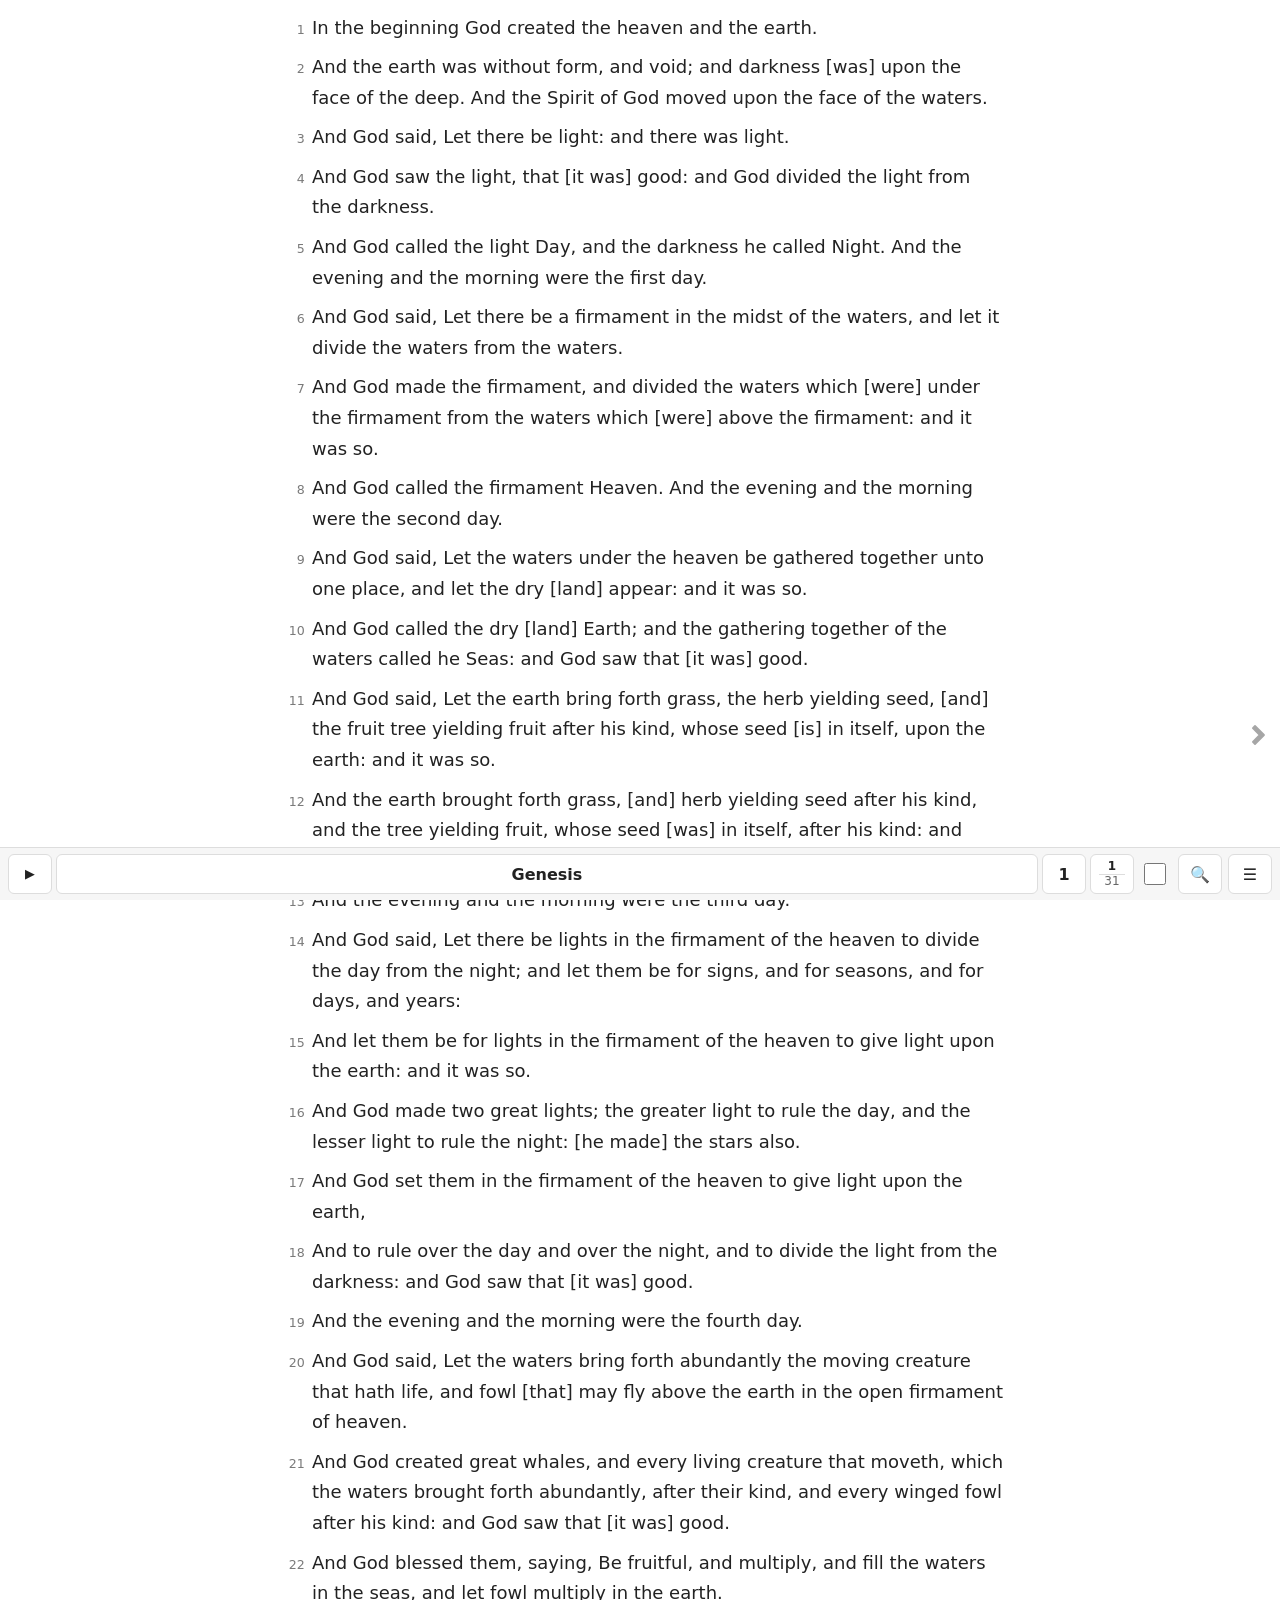
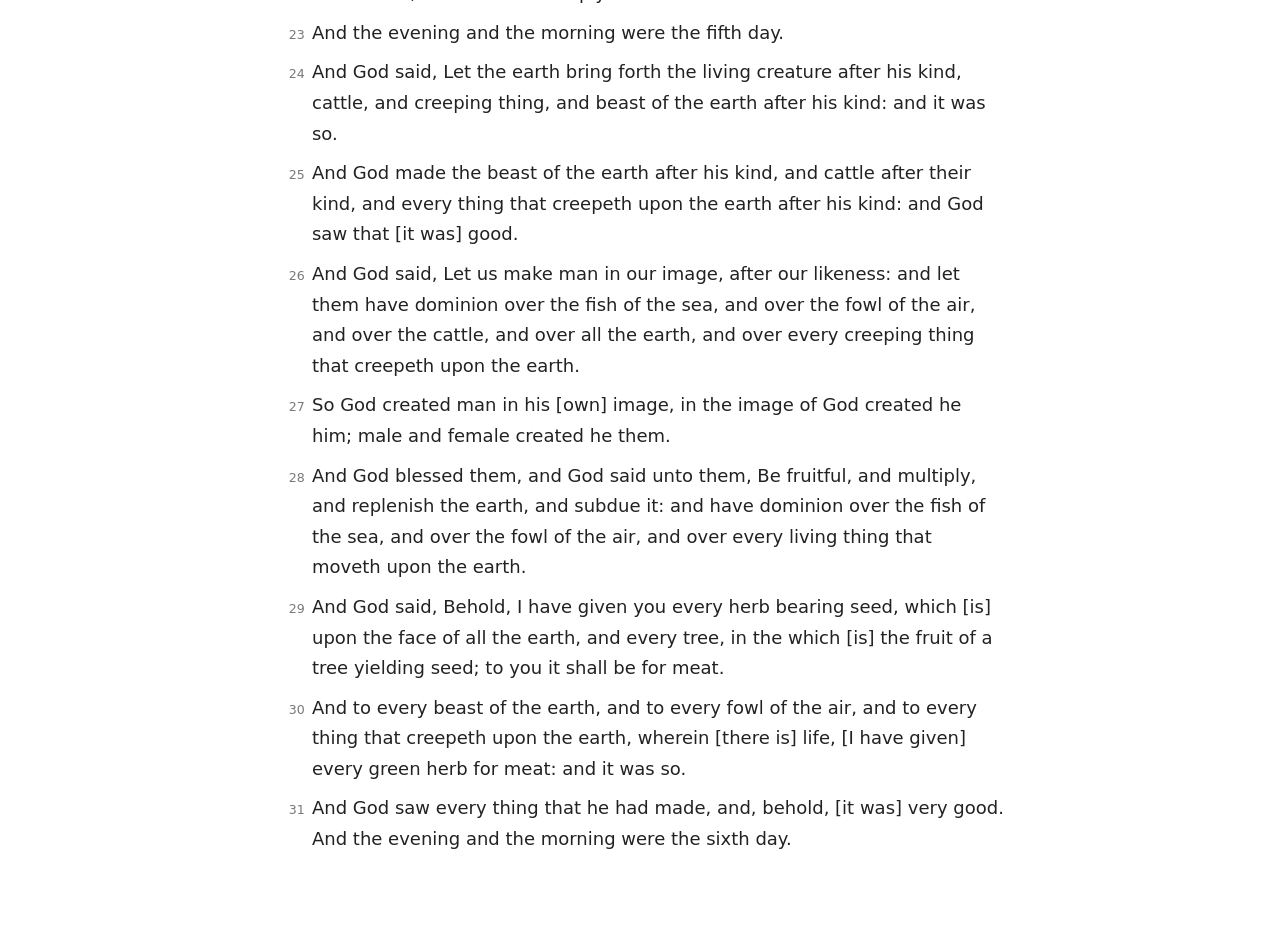
<file: web/index.html>
<!doctype html>
<html lang="ko">
<head>
  <meta charset="utf-8">
  <meta name="viewport" content="width=device-width, initial-scale=1, interactive-widget=resizes-content">
  <title>Lifove Bible</title>
  <!-- 설치(홈 화면에 추가)용. 위쪽 막대 색(--bar)과 맞춘다 -->
  <meta name="theme-color" content="#f6f6f6" media="(prefers-color-scheme: light)">
  <meta name="theme-color" content="#1e1e1e" media="(prefers-color-scheme: dark)">
  <link rel="manifest" href="manifest.webmanifest">
  <link rel="icon" href="icons/icon.svg" type="image/svg+xml">
  <link rel="apple-touch-icon" href="icons/apple-touch-icon.png">
  <link rel="stylesheet" href="css/app.css">
</head>
<body>
  <!-- 읽기 화면. 문구는 js/strings.js에서 채운다.
       책·장 바는 앱처럼 아래가 기본이고 메뉴에서 위로 바꾼다(html에 bar-top). 위치는 CSS order로 정한다 -->
  <header class="bar">
    <!-- 앱 verselist.xml처럼 책·장·절 단추를 따로 둔다. 절 단추는 맨 위 절과 마지막 절 번호를 두 줄로(어디까지 읽었는지).
         글자 크기 가-/가+는 본문화면설정으로 옮겼다 -->
    <div class="nav">
      <!-- 음성 읽기(앱 book_audio, 책 단추 앞). 읽는 동안에는 속도(1.0x)가 보이고 누르면 속도가 바뀐다(앱과 같다).
           FE0E: 이모지 그림이 아니라 글자로 -->
      <button id="ttsBtn" class="tts-btn" hidden>▶&#xFE0E;</button>
      <button id="bookBtn" class="ref"></button>
      <button id="chapterBtn" class="chap"></button>
      <button id="verseBtn" class="verse"><span id="verseNow"></span><span id="verseLast"></span></button>
      <!-- 읽음 표시(앱 verselist.xml의 read_check). 고른 역본 모두 읽었으면 체크된 채로 보인다 -->
      <label class="read-check"><input type="checkbox" id="readCheck"></label>
    </div>
    <div class="tools">
      <button id="searchBtn" class="icon">🔍</button>
    </div>
    <!-- 앱의 메뉴처럼 오른쪽 위 끝. 폰 폭에서도 첫 줄 끝에 오게 CSS order로 자리를 정한다 -->
    <button id="menuBtn" class="icon" aria-haspopup="menu">☰</button>
    <!-- 음성 읽기 줄(앱 AudioControlBar: 이전 장, 멈춤, 다음 장, 정지). 읽는 동안만 바의 한 줄로 보인다.
         바 안에 두어 바 높이(--bar-h)에 저절로 들어가므로 떠 있는 것들의 위치를 따로 고치지 않아도 된다 -->
    <div id="ttsBar" class="tts-bar" hidden>
      <button id="ttsPrev" class="icon"><svg viewBox="0 0 24 24" aria-hidden="true"><path d="M15.41,7.41L14,6l-6,6 6,6 1.41,-1.41L10.83,12z" fill="currentColor"/></svg></button>
      <button id="ttsPause" class="icon"></button>
      <button id="ttsNext" class="icon"><svg viewBox="0 0 24 24" aria-hidden="true"><path d="M10,6L8.59,7.41 13.17,12l-4.58,4.59L10,18l6,-6z" fill="currentColor"/></svg></button>
      <button id="ttsStop" class="icon">■&#xFE0E;</button>
    </div>
  </header>

  <main>
    <p id="status" role="status"></p>
    <!-- 고른 역본이 없을 때(받은 것을 다 지웠을 때) 보인다 -->
    <p id="emptyBox" hidden><button id="emptyDownload" class="primary"></button></p>
    <ol id="verses"></ol>
  </main>

  <!-- 본문 위 이동 버튼. 앱 verselist.xml의 navigationbar_layout(장 ‹ ›, 화면 ˄ ˅, 최근목록 ↶ ↷)에 해당.
       아이콘은 앱 ic_nav_*.xml과 같은 경로(Material Icons, Apache License 2.0). 어느 쌍을 보일지, 어디에 둘지(data-pos)는 본문화면설정 -->
  <nav id="sideNav" class="side-nav">
    <button id="navPrevCh" data-group="chapter"><svg viewBox="0 0 24 24" aria-hidden="true"><path d="M15.41,7.41L14,6l-6,6 6,6 1.41,-1.41L10.83,12z" fill="currentColor" stroke="currentColor" stroke-width="1.2" stroke-linejoin="round"/></svg></button>
    <button id="navNextCh" data-group="chapter"><svg viewBox="0 0 24 24" aria-hidden="true"><path d="M10,6L8.59,7.41 13.17,12l-4.58,4.59L10,18l6,-6z" fill="currentColor" stroke="currentColor" stroke-width="1.2" stroke-linejoin="round"/></svg></button>
    <button id="navUp" data-group="screen"><svg viewBox="0 0 24 24" aria-hidden="true"><path d="M7.41,15.41L12,10.83l4.59,4.58L18,14l-6,-6 -6,6z" fill="currentColor" stroke="currentColor" stroke-width="1.2" stroke-linejoin="round"/></svg></button>
    <button id="navDown" data-group="screen"><svg viewBox="0 0 24 24" aria-hidden="true"><path d="M7.41,8.59L12,13.17l4.59,-4.58L18,10l-6,6 -6,-6 1.41,-1.41z" fill="currentColor" stroke="currentColor" stroke-width="1.2" stroke-linejoin="round"/></svg></button>
    <button id="navBack" data-group="history"><svg viewBox="0 0 24 24" aria-hidden="true"><path d="M12.5,8c-2.65,0 -5.05,0.99 -6.9,2.6L2,7v9h9l-3.62,-3.62c1.39,-1.16 3.16,-1.88 5.12,-1.88 3.54,0 6.55,2.31 7.6,5.5l2.37,-0.78C21.08,11.03 17.15,8 12.5,8z" fill="currentColor" transform="translate(12 12) scale(0.75) translate(-12 -12)"/></svg></button>
    <button id="navForward" data-group="history"><svg viewBox="0 0 24 24" aria-hidden="true"><path d="M18.4,10.6C16.55,8.99 14.15,8 11.5,8c-4.65,0 -8.58,3.03 -9.96,7.22L3.9,16c1.05,-3.19 4.05,-5.5 7.6,-5.5 1.95,0 3.73,0.72 5.12,1.88L13,16h9V7l-3.6,3.6z" fill="currentColor" transform="translate(12 12) scale(0.75) translate(-12 -12)"/></svg></button>
  </nav>
  <!-- 잠깐 보이는 알림(앱의 Toast). 예: 아래 버튼을 한 번 더 누르면 다음 장 -->
  <div id="toast" role="status" hidden></div>
  <!-- 고른 절 동작(앱의 절 꾹 누르기 메뉴: 선택한 절 복사·전송, 선택 해제). 절을 하나라도 고르면 책·장 바 옆에 보인다 -->
  <div id="selBar" hidden>
    <span id="selCount"></span>
    <button id="selHl"></button>
    <button id="selHlOff"></button>
    <button id="selMemo"></button>
    <button id="selCopy"></button>
    <button id="selShare"></button>
    <button id="selClear" class="icon">✕</button>
  </div>

  <!-- 메모 입력판. 앱의 MemoPanel(본문 아래에 붙어 그 절을 보며 쓴다. 저장·닫기·삭제)에 해당.
       창(dialog)으로 하지 않은 까닭: 본문을 가리지 않고 앞뒤 절을 스크롤해 볼 수 있게(앱이 대화상자를 버린 까닭과 같다) -->
  <section id="memoPanel" hidden>
    <div class="memo-head">
      <!-- 메모책이 둘 이상이면 "참조 · 메모책 ▾"로 보이고 눌러서 바꾼다(앱 MemoPanel.bind). 하나뿐이면 꺼 두어 글자처럼 -->
      <button id="memoTitle" type="button" class="book-pick" disabled></button>
      <!-- 입력 방식 아이콘: 저장하면 다음 절로, 엔터를 누르면 저장. 굵으면 켜짐, 눌러서 바로 바꾼다(앱 PANEL_OPTIONS).
           건너뛰기·장 끝에서 다음 장은 세부 설정이라 메모책 고치기 창에서만(앱과 같다) -->
      <button id="memoOpt0" type="button" class="memo-opt icon" aria-pressed="false"></button>
      <button id="memoOpt3" type="button" class="memo-opt icon" aria-pressed="false"></button>
    </div>
    <textarea id="memoText" rows="3"></textarea>
    <div class="memo-btns">
      <button id="memoDel"></button>
      <span class="spacer"></span>
      <button id="memoClose"></button>
      <button id="memoSave" class="primary"></button>
    </div>
  </section>
  <!-- 바뀐 메모를 저장할지 묻기(앱 MemoPanel.closeOrAsk: 저장 / 저장 안 함 / 취소) -->
  <dialog id="memoAsk" class="ask">
    <p id="memoAskText"></p>
    <div class="ask-btns">
      <button id="memoAskCancel"></button>
      <button id="memoAskDiscard"></button>
      <button id="memoAskSave" class="primary"></button>
    </div>
  </dialog>

  <!-- 책 → 장 고르기. 앱의 DialogBookSelectionTable, DialogChapterSelectionTable에 해당 -->
  <dialog id="picker">
    <div class="picker-head">
      <button id="pickerBack" class="link" hidden></button>
      <h2 id="pickerTitle"></h2>
      <button id="pickerClose" class="icon">✕</button>
    </div>
    <div id="pickerBody"></div>
  </dialog>

  <!-- 역본 고르기. 앱의 다른성경보기(Util SEL_ONE_VER, 하나 고르기)와 역본대조보기(SEL_VER, 여러 개면 대조 보기)를
       한 창으로 쓴다. 모드에 따라 라디오/체크 상자 -->
  <dialog id="verPicker">
    <div class="picker-head">
      <h2 id="verTitle"></h2>
      <button id="verClose" class="icon">✕</button>
    </div>
    <div id="verBody">
      <p id="verHint" class="hint"></p>
      <div id="verList"></div>
      <p id="verEmpty" class="hint" hidden></p>
      <!-- 받은 역본만 보이므로 더 받으러 가는 길을 둔다 -->
      <p class="more-link"><button id="verDownload" class="link"></button></p>
    </div>
    <div class="picker-foot">
      <label class="check"><input type="checkbox" id="oneColumn"> <span id="oneColumnLabel"></span></label>
      <span class="spacer"></span>
      <button id="verCancel"></button>
      <button id="verOk" class="primary"></button>
    </div>
  </dialog>

  <!-- 메뉴. 앱의 옵션 메뉴에 해당. 위쪽 ☰ 아래에 붙여 보인다 -->
  <dialog id="menu" class="menu">
    <!-- 순서는 앱 메뉴를 따른다(검색, 다른성경보기, 역본대조보기 … 설정의 성경다운로드) -->
    <button id="menuAddBookmark"></button>
    <!-- 장 전체 복사·전송: 앱은 절을 꾹 눌러 나오는 메뉴에 있다. 웹 동작 바는 폰 폭에서 꽉 차서 여기에(사용자와 정함) -->
    <button id="menuCopyChapter"></button>
    <button id="menuSendChapter"></button>
    <!-- 본문 오류 신고: 앱은 절 메뉴. 고른 절이 있으면 그 절, 없으면 장 이름으로 메일을 연다 -->
    <button id="menuReportError"></button>
    <button id="menuSearch"></button>
    <button id="menuOneVersion"></button>
    <button id="menuVersions"></button>
    <button id="menuBookmarks"></button>
    <button id="menuHighlights"></button>
    <button id="menuMemoList"></button>
    <button id="menuMemoToggle" hidden></button>
    <button id="menuStats"></button>
    <button id="menuDownload"></button>
    <button id="menuImport"></button>
    <button id="menuBackup"></button>
    <button id="menuSettings"></button>
    <button id="menuHelp"></button>
  </dialog>

  <!-- 책갈피. 앱의 HistoryList(책갈피: 최근 추가순, 누르면 그 절로, 꾹 눌러 삭제)에 해당 -->
  <dialog id="bmBox">
    <div class="picker-head">
      <h2><span id="bmTitle"></span> <span id="bmCount" class="count"></span></h2>
      <button id="bmClose" class="icon">✕</button>
    </div>
    <p id="bmEmpty" class="empty" hidden></p>
    <ul id="bmList" class="scroll hl-list bm-list"></ul>
    <div class="picker-foot">
      <p id="bmNote" class="foot-status" role="status" hidden></p>
    </div>
  </dialog>

  <!-- 나의형광펜목록. 앱의 UnderlineList(정렬 바꾸기, 누르면 그 절로, 형광펜 보내기, 전체삭제)에 해당 -->
  <dialog id="hlBox">
    <div class="picker-head">
      <h2><span id="hlTitle"></span> <span id="hlCount" class="count"></span></h2>
      <button id="hlClose" class="icon">✕</button>
    </div>
    <div class="stats-head">
      <select id="hlOrder"></select>
    </div>
    <p id="hlEmpty" class="empty" hidden></p>
    <ul id="hlList" class="scroll hl-list"></ul>
    <div class="picker-foot">
      <!-- 창이 알림(#toast)을 가리므로 결과는 여기에 -->
      <p id="hlNote" class="foot-status" role="status" hidden></p>
      <button id="hlDeleteAll"></button>
      <span class="spacer"></span>
      <button id="hlSend"></button>
    </div>
  </dialog>

  <!-- 나의메모목록. 앱의 MemoList(검색, 정렬 바꾸기, 누르면 그 절로, 메모보내기, 전체삭제)에 해당 -->
  <dialog id="mlBox">
    <div class="picker-head">
      <!-- 메모책이 둘 이상이면 제목 자리에 지금 메모책 이름(▾), 눌러서 바꾼다(앱 MemoList.updateHeader) -->
      <h2><button id="mlTitle" type="button" class="book-pick" disabled></button> <span id="mlCount" class="count"></span></h2>
      <button id="mlClose" class="icon">✕</button>
    </div>
    <div class="stats-head">
      <!-- type=search는 브라우저가 Esc로 지우는 등 제멋대로라 text로 두고 지우기 단추를 직접 둔다 -->
      <span class="ml-search">
        <input id="mlSearch" type="text" enterkeyhint="search" autocomplete="off">
        <button id="mlSearchClear" class="icon" hidden>✕</button>
      </span>
      <select id="mlOrder"></select>
    </div>
    <p id="mlEmpty" class="empty" hidden></p>
    <ul id="mlList" class="scroll hl-list ml-list"></ul>
    <div class="picker-foot">
      <p id="mlNote" class="foot-status" role="status" hidden></p>
      <button id="mlDeleteAll"></button>
      <span class="spacer"></span>
      <button id="mlSend"></button>
    </div>
  </dialog>

  <!-- 메모책 고르기. 앱 MemoBookList.pick(하나 고르기 + [메모책 관리]) -->
  <dialog id="mbPick" class="ask">
    <h2 id="mbPickTitle" class="ask-title"></h2>
    <div id="mbPickList" class="mb-pick"></div>
    <div class="ask-btns">
      <button id="mbPickManage"></button>
      <span class="spacer"></span>
      <button id="mbPickCancel"></button>
    </div>
  </dialog>

  <!-- 목소리 고르기. 앱 Settings.showVoiceList(누르면 창세기 1:1을 들려주고, 확인을 눌러야 저장).
       이 언어의 목소리가 없으면 목록 대신 앱 text_tts_no_voice/text_tts_no_language와 [음성 설치](도움말 안내) -->
  <dialog id="voiceBox" class="ask">
    <h2 id="voiceTitle" class="ask-title"></h2>
    <p id="voiceNote"></p>
    <div id="voiceList" class="mb-pick"></div>
    <div class="ask-btns">
      <button id="voiceInstall"></button>
      <span class="spacer"></span>
      <button id="voiceCancel"></button>
      <button id="voiceOk" class="primary"></button>
    </div>
  </dialog>

  <!-- 메모책 관리. 앱 MemoBookList(설정 > 메모 설정 > 메모책): 누르면 고치기, 맨 아래 "+ 메모책 추가".
       앱은 꾹 눌러 위로·아래로·삭제인데, 웹은 줄마다 단추로(형광펜 목록의 🗑처럼) -->
  <dialog id="mbBox">
    <div class="picker-head">
      <h2 id="mbTitle"></h2>
      <button id="mbClose" class="icon">✕</button>
    </div>
    <ul id="mbList" class="scroll hl-list mb-list"></ul>
    <div class="picker-foot">
      <p id="mbNote" class="foot-status" role="status" hidden></p>
    </div>
  </dialog>

  <!-- 메모책 추가·고치기. 앱 MemoBookList.showEditDialog(이름과 입력 방식 4가지) -->
  <dialog id="mbEdit" class="ask">
    <form id="mbEditForm" method="dialog">
      <h2 id="mbEditTitle" class="ask-title"></h2>
      <input id="mbName" type="text" autocomplete="off" enterkeyhint="done" maxlength="100">
      <div id="mbOpts" class="mb-opts"></div>
      <div class="ask-btns">
        <button id="mbEditDel" type="button"></button>
        <span class="spacer"></span>
        <button id="mbEditCancel" type="button"></button>
        <button id="mbEditSave" type="submit" class="primary"></button>
      </div>
    </form>
  </dialog>

  <!-- 성경읽기통계. 앱의 ReadCheckTable(역본 고르기 + 전체 %, 전체·구약·신약과 66권의 읽은 장·막대)에 해당 -->
  <dialog id="statsBox">
    <div class="picker-head">
      <h2 id="statsTitle"></h2>
      <button id="statsClose" class="icon">✕</button>
    </div>
    <div class="stats-head">
      <select id="statsVer"></select>
      <output id="statsAll"></output>
    </div>
    <ul id="statsList" class="scroll stats"></ul>
    <div class="picker-foot">
      <!-- 창이 알림(#toast)을 가리므로 초기화 결과는 여기에 -->
      <p id="statsNote" class="foot-status" role="status" hidden></p>
      <button id="statsReset"></button>
      <span class="spacer"></span>
      <button id="statsDone"></button>
    </div>
  </dialog>

  <!-- 도움말. 앱의 메뉴 > 도움말에 해당. 내용은 help/<언어>.html을 불러와 넣는다(오프라인에서도 보이게 앱 파일로 캐시) -->
  <dialog id="helpBox">
    <div class="picker-head">
      <h2 id="helpTitle"></h2>
      <button id="helpClose" class="icon">✕</button>
    </div>
    <div id="helpBody" class="scroll help"></div>
  </dialog>

  <!-- 본문화면설정. 앱 설정의 "본문화면설정" 화면(화면 구성, 색)에 해당. 앱처럼 바꾸면 바로 적용(확인 단추 없음) -->
  <dialog id="settingsBox">
    <div class="picker-head">
      <h2 id="settingsTitle"></h2>
      <button id="settingsClose" class="icon">✕</button>
    </div>
    <div class="scroll settings">
      <h3 id="groupScreen"></h3>
      <label class="setting"><input type="checkbox" id="setBarBottom"> <span id="setBarBottomLabel"></span></label>
      <label class="setting"><input type="checkbox" id="setOneColumn">
        <span><span id="setOneColumnLabel"></span><small id="setOneColumnHint"></small></span></label>
      <label class="setting"><input type="checkbox" id="setVerName">
        <span><span id="setVerNameLabel"></span><small id="setVerNameHint"></small></span></label>
      <!-- 앱은 "글자"(글자 크기)와 "색"이 따로지만, 미리보기 하나로 크기와 색을 함께 보게 한 묶음으로 -->
      <h3 id="groupColors"></h3>
      <div class="setting color">
        <span id="fontSizeLabel"></span>
        <span class="stepper" role="group" id="fontGroup">
          <button id="smaller" class="icon">−</button>
          <output id="fontSizeNow"></output>
          <button id="larger" class="icon">+</button>
        </span>
      </div>
      <label class="setting color"><span id="fontColorLabel"></span><input type="color" id="fontColor"></label>
      <label class="setting color"><span id="bgColorLabel"></span><input type="color" id="bgColor"></label>
      <div id="colorPresets" class="presets"></div>
      <p id="colorSample" class="color-sample"></p>
      <button id="colorReset"></button>
      <!-- 형광펜 모양·색. 앱 설정 > 형광펜 설정(HighlightStyle 네 가지를 여러 개, 형광펜 색, 밑줄·글자 색) -->
      <h3 id="groupHighlight"></h3>
      <p class="setting-hint"><span id="hlStyleLabel"></span><small id="hlStyleHint"></small></p>
      <div id="hlStyles"></div>
      <small id="hlNeedOne" class="hl-need" hidden></small>
      <label class="setting color"><span id="hlColorLabel"></span><input type="color" id="hlColor"></label>
      <label class="setting color"><span id="hlTextColorLabel"></span><input type="color" id="hlTextColor"></label>
      <p class="color-sample"><span id="hlSample" class="hl-sample"></span></p>
      <button id="hlReset"></button>
      <h3 id="groupNav"></h3>
      <label class="setting stack"><span><span id="navBarLabel"></span><small id="navBarHint"></small></span>
        <select id="setNavBar"></select></label>
      <label class="setting stack"><span id="navPosLabel"></span><select id="setNavPos"></select></label>
      <label class="setting stack"><span id="navUnitLabel"></span><select id="setNavUnit"></select></label>
      <label class="setting"><input type="checkbox" id="setSwipe">
        <span><span id="setSwipeLabel"></span><small id="setSwipeHint"></small></span></label>
      <!-- 앱은 설정 > 본문화면설정의 오디오 버튼 표시, 설정 > 오디오 성경 자동 읽음 체크 -->
      <h3 id="groupTts"></h3>
      <label class="setting"><input type="checkbox" id="setTtsBtn">
        <span><span id="setTtsBtnLabel"></span><small id="setTtsBtnHint"></small></span></label>
      <label class="setting"><input type="checkbox" id="setTtsRead">
        <span><span id="setTtsReadLabel"></span><small id="setTtsReadHint"></small></span></label>
      <!-- 앱 설정 > 음성(TTS) 설정의 목소리, 음성 데이터 설치/관리. 웹은 폰 설정 화면을 열 수 없어 설치는 도움말 안내로 -->
      <button id="setTtsVoice" type="button" class="setting nav">
        <span><span id="setTtsVoiceLabel"></span><small id="setTtsVoiceHint"></small></span></button>
      <button id="setTtsInstall" type="button" class="setting nav">
        <span><span id="setTtsInstallLabel"></span><small id="setTtsInstallHint"></small></span></button>
      <!-- 앱은 설정 > 메모 설정 > 메모책. 웹은 설정 화면이 이것 하나라 여기 묶음으로 -->
      <h3 id="groupMemo"></h3>
      <button id="setMemoBooks" type="button" class="setting nav">
        <span><span id="setMemoBooksLabel"></span><small id="setMemoBooksHint"></small></span></button>
    </div>
  </dialog>

  <!-- 동기화 제안(sync-format 4절·5a): "다른 기기에서 읽던 곳으로 갈까요?", "없는 역본을 받을까요?". 제안만 한다 -->
  <dialog id="syncAsk" class="ask">
    <p id="syncAskText"></p>
    <div class="ask-btns">
      <button id="syncAskNo"></button>
      <button id="syncAskYes" class="primary"></button>
    </div>
  </dialog>

  <!-- 구글 드라이브 동기화(syncUi.js): 켜기·끄기, 계정, 마지막 동기화, 지금 동기화. 접힌 '자세히'는 마지막 동기화 기록(영어, 문제를 알아볼 때) -->
  <dialog id="syncBox">
    <div class="picker-head">
      <h2 id="syncTitle"></h2>
      <button id="syncClose" class="icon">✕</button>
    </div>
    <div id="syncBody" class="scroll">
      <p id="syncAbout" class="hint"></p>
      <label class="setting"><input type="checkbox" id="syncOn">
        <span><span id="syncOnLabel"></span><small id="syncOnHint"></small></span></label>
      <p id="syncAccount" class="hint backup-last" hidden></p>
      <p id="syncLast" class="hint" hidden></p>
      <div class="import">
        <button id="syncNow"></button>
      </div>
      <p id="syncWebNote" class="hint"></p>
      <!-- 드라이브에 올린 역본 파일(sync-format 6b): 서버에 없는 역본을 파일째. 수·용량과 지우기 -->
      <div id="syncFiles" hidden>
        <h3 id="syncFilesTitle"></h3>
        <p id="syncFilesHint" class="hint"></p>
        <p id="syncFilesSummary" class="hint backup-last"></p>
        <p id="syncFilesWaiting" class="hint" hidden></p>
        <ul id="syncFilesList" class="sync-files"></ul>
      </div>
      <details id="syncDetails">
        <summary id="syncLogTitle"></summary>
        <pre id="syncLog"></pre>
      </details>
    </div>
    <div class="picker-foot">
      <!-- 창이 알림(#toast)을 가리므로 결과는 여기에 -->
      <p id="syncStatus" class="foot-status" role="status" hidden></p>
      <span class="spacer"></span>
      <button id="syncDone"></button>
    </div>
  </dialog>

  <!-- 성경다운로드. 앱의 AddBibleData(받을 역본을 체크해서 한꺼번에 받기)에 해당.
       받은 역본은 "받음"과 지우기(앱은 설정의 데이터 관리에서 지운다) -->
  <dialog id="dlBox">
    <div class="picker-head">
      <h2 id="dlTitle"></h2>
      <button id="dlClose" class="icon">✕</button>
    </div>
    <div id="dlBody" class="scroll">
      <p id="dlHint" class="hint"></p>
      <p id="dlNote" class="hint error" hidden></p>
      <div id="dlList"></div>
    </div>
    <div class="picker-foot">
      <p id="dlStatus" class="foot-status" role="status"></p>
      <span class="spacer"></span>
      <button id="dlCancel"></button>
      <button id="dlGo" class="primary"></button>
    </div>
  </dialog>

  <!-- 성경 파일 넣기(가지고 있는 .lfa/.bdf). 폴더 고르기는 webkitdirectory(아이폰 사파리는 안 될 수 있다) -->
  <dialog id="importBox">
    <div class="picker-head">
      <h2 id="importTitle"></h2>
      <button id="importClose" class="icon">✕</button>
    </div>
    <div id="importBody" class="scroll">
      <p id="importHint" class="hint"></p>
      <div class="import">
        <button id="importFilesBtn"></button>
        <button id="importFolderBtn"></button>
        <input type="file" id="importFiles" accept=".lfa,.bdf" multiple hidden>
        <input type="file" id="importFolder" webkitdirectory multiple hidden>
      </div>
      <progress id="importProgress" hidden></progress>
      <p id="importNote" class="hint" role="status" hidden></p>
      <h3 id="localTitle"></h3>
      <ul id="localList" class="ver-list"></ul>
      <p id="localEmpty" class="hint" hidden></p>
    </div>
  </dialog>

  <!-- 데이터 관리(앱 설정의 "데이터 관리" 묶음): 맨 위에 구글 드라이브 동기화(syncUi.js, 줄 아래에 켜짐·계정), 그 아래 데이터 백업 / 데이터 복구.
       백업 파일은 앱과 같은 SQLite라 서로 주고받는다. 동기화는 처음에 본문화면설정 맨 아래 있었는데 데이터 일이라 여기로 옮겼다(2026-11-28 사용자) -->
  <dialog id="backupBox">
    <div class="picker-head">
      <h2 id="backupTitle"></h2>
      <button id="backupClose" class="icon">✕</button>
    </div>
    <div id="backupBody" class="scroll">
      <h3 id="groupSync"></h3>
      <button id="setSyncOpen" type="button" class="setting nav">
        <span><span id="setSyncLabel"></span><small id="setSyncHint"></small></span></button>
      <h3 id="backupSaveTitle"></h3>
      <p id="backupSaveHint" class="hint"></p>
      <p id="backupLast" class="hint backup-last"></p>
      <div class="import">
        <button id="backupRun"></button>
      </div>
      <!-- 다른 기기의 앱·웹에서 복구해 이어 쓸 수 있다는 안내. 단추를 밀어내지 않게 단추 아래에 -->
      <p id="backupMoveHint" class="hint"></p>
      <!-- 기록 보관 안내: 웹 기록은 이 브라우저에만 있어 사라질 수 있다. 백업은 사용자가 관리한다(사용자와 정함).
           백업 단추 아래에 둔다: 위에 두면 폰에서 단추가 화면 밖으로 밀려, 알림 바의 [백업]으로 들어온 사람이 찾기 어렵다 -->
      <div class="backup-notice">
        <h3 id="backupNoticeTitle"></h3>
        <p id="backupNotice1"></p>
        <p id="backupNotice2"></p>
        <p id="backupNoticeSync"></p>
        <p id="backupNotice3"></p>
      </div>
      <h3 id="restoreTitle"></h3>
      <p id="restoreHint" class="hint"></p>
      <div class="import">
        <button id="restoreRun"></button>
        <!-- accept를 두지 않는다: 앱 7.4.6 이하 백업은 확장자 없는 'lifovebible'이라 .db로 거르면 고를 수 없다 -->
        <input type="file" id="restoreFile" hidden>
      </div>
    </div>
    <div class="picker-foot">
      <!-- 창이 알림(#toast)을 가리므로 결과는 여기에 -->
      <p id="backupNote" class="foot-status" role="status" hidden></p>
      <span class="spacer"></span>
      <button id="backupDone"></button>
    </div>
  </dialog>

  <!-- 복구 방식 고르기(앱 Settings의 복구 창: 합치기(추천) / 바꾸기 + [복구 실행]) -->
  <dialog id="restoreAsk" class="ask">
    <h2 id="restoreAskTitle" class="ask-title"></h2>
    <p id="restoreAskFile" class="hint"></p>
    <div class="restore-modes">
      <label class="restore-mode"><input type="radio" name="restoreMode" value="merge" checked><span id="restoreMerge"></span></label>
      <label class="restore-mode"><input type="radio" name="restoreMode" value="replace"><span id="restoreReplace"></span></label>
    </div>
    <div class="ask-btns">
      <button id="restoreCancel"></button>
      <button id="restoreGo" class="primary"></button>
    </div>
  </dialog>

  <!-- 복구 결과(앱: 요약을 읽고 [확인]을 누르면 메모 고르기로) -->
  <dialog id="restoreResult" class="ask">
    <p id="restoreResultText"></p>
    <div class="ask-btns">
      <button id="restoreResultOk" class="primary"></button>
    </div>
  </dialog>

  <!-- 메모 고르기(앱 MemoConflictDialogs: [이 폰] [백업] [둘 다], 남은 것에도 같게). 글 부분만 스크롤 -->
  <dialog id="conflictBox" class="ask">
    <h2 id="conflictTitle" class="ask-title"></h2>
    <div class="conflict-body">
      <p id="conflictRef" class="conflict-ref"></p>
      <h3 id="conflictLocalHead"></h3>
      <p id="conflictLocal" class="conflict-text"></p>
      <h3 id="conflictBackupHead"></h3>
      <p id="conflictBackup" class="conflict-text"></p>
    </div>
    <label id="conflictRestRow" class="check"><input type="checkbox" id="conflictRest"><span id="conflictRestText"></span></label>
    <div class="conflict-btns">
      <button id="conflictPickLocal"></button>
      <button id="conflictPickBackup"></button>
      <button id="conflictPickBoth"></button>
    </div>
  </dialog>

  <!-- 검색. 앱의 SearchView에 해당(검색어 A·B, 범위). 창을 닫아도 지난 결과는 남는다 -->
  <dialog id="searchBox">
    <div class="picker-head">
      <h2 id="searchTitle"></h2>
      <button id="searchClose" class="icon">✕</button>
    </div>
    <form id="searchForm" class="search-form">
      <div class="search-row">
        <input type="search" id="qA" autofocus enterkeyhint="search">
        <input type="search" id="qB" enterkeyhint="search">
      </div>
      <div class="search-row">
        <select id="searchRange"></select>
        <select id="searchVer"></select>
        <button id="searchGo" type="submit" class="primary"></button>
      </div>
    </form>
    <div id="searchBody">
      <div class="search-status">
        <p id="searchStatus" role="status"></p>
        <button id="searchStop" hidden></button>
      </div>
      <ol id="searchResults"></ol>
      <button id="searchMore" hidden></button>
    </div>
  </dialog>

  <!-- 새 버전을 받아 두었을 때 아래에 보인다(js/pwa.js) -->
  <div id="updateBar" role="status" hidden>
    <span id="updateText"></span>
    <button id="updateLater" hidden></button>
    <button id="updateBtn"></button>
  </div>
  <!-- 자동 동기화 띠(syncUi.js): 토큰이 없을 때 "누르면 동기화", 메모 충돌이 남았을 때 "눌러서 고르기" -->
  <div id="syncBand" role="status" hidden>
    <span id="syncBandText"></span>
    <button id="syncBandBtn"></button>
  </div>

  <!-- 성경 파일을 끌어다 놓는 동안 보인다 -->
  <div id="dropOverlay" hidden><p id="dropText"></p></div>

  <script type="module" src="js/app.js"></script>
</body>
</html>
</file>
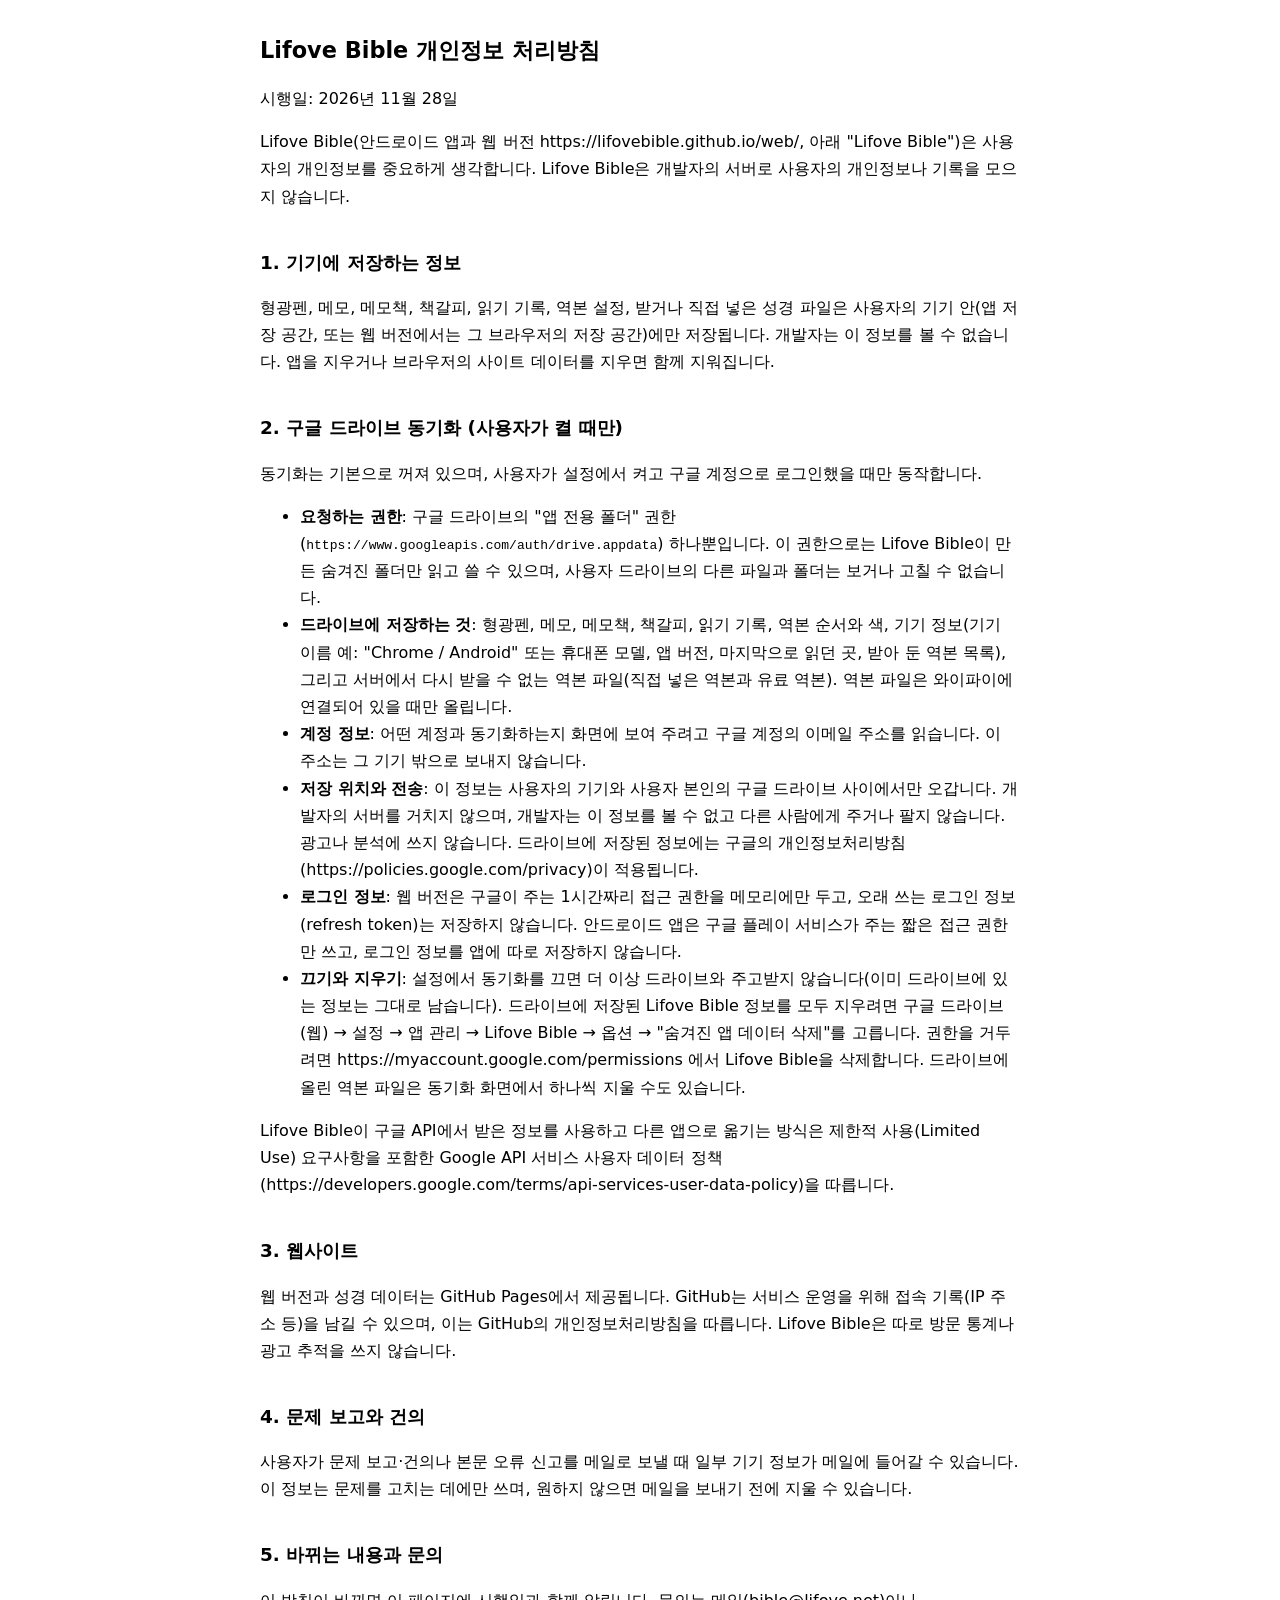
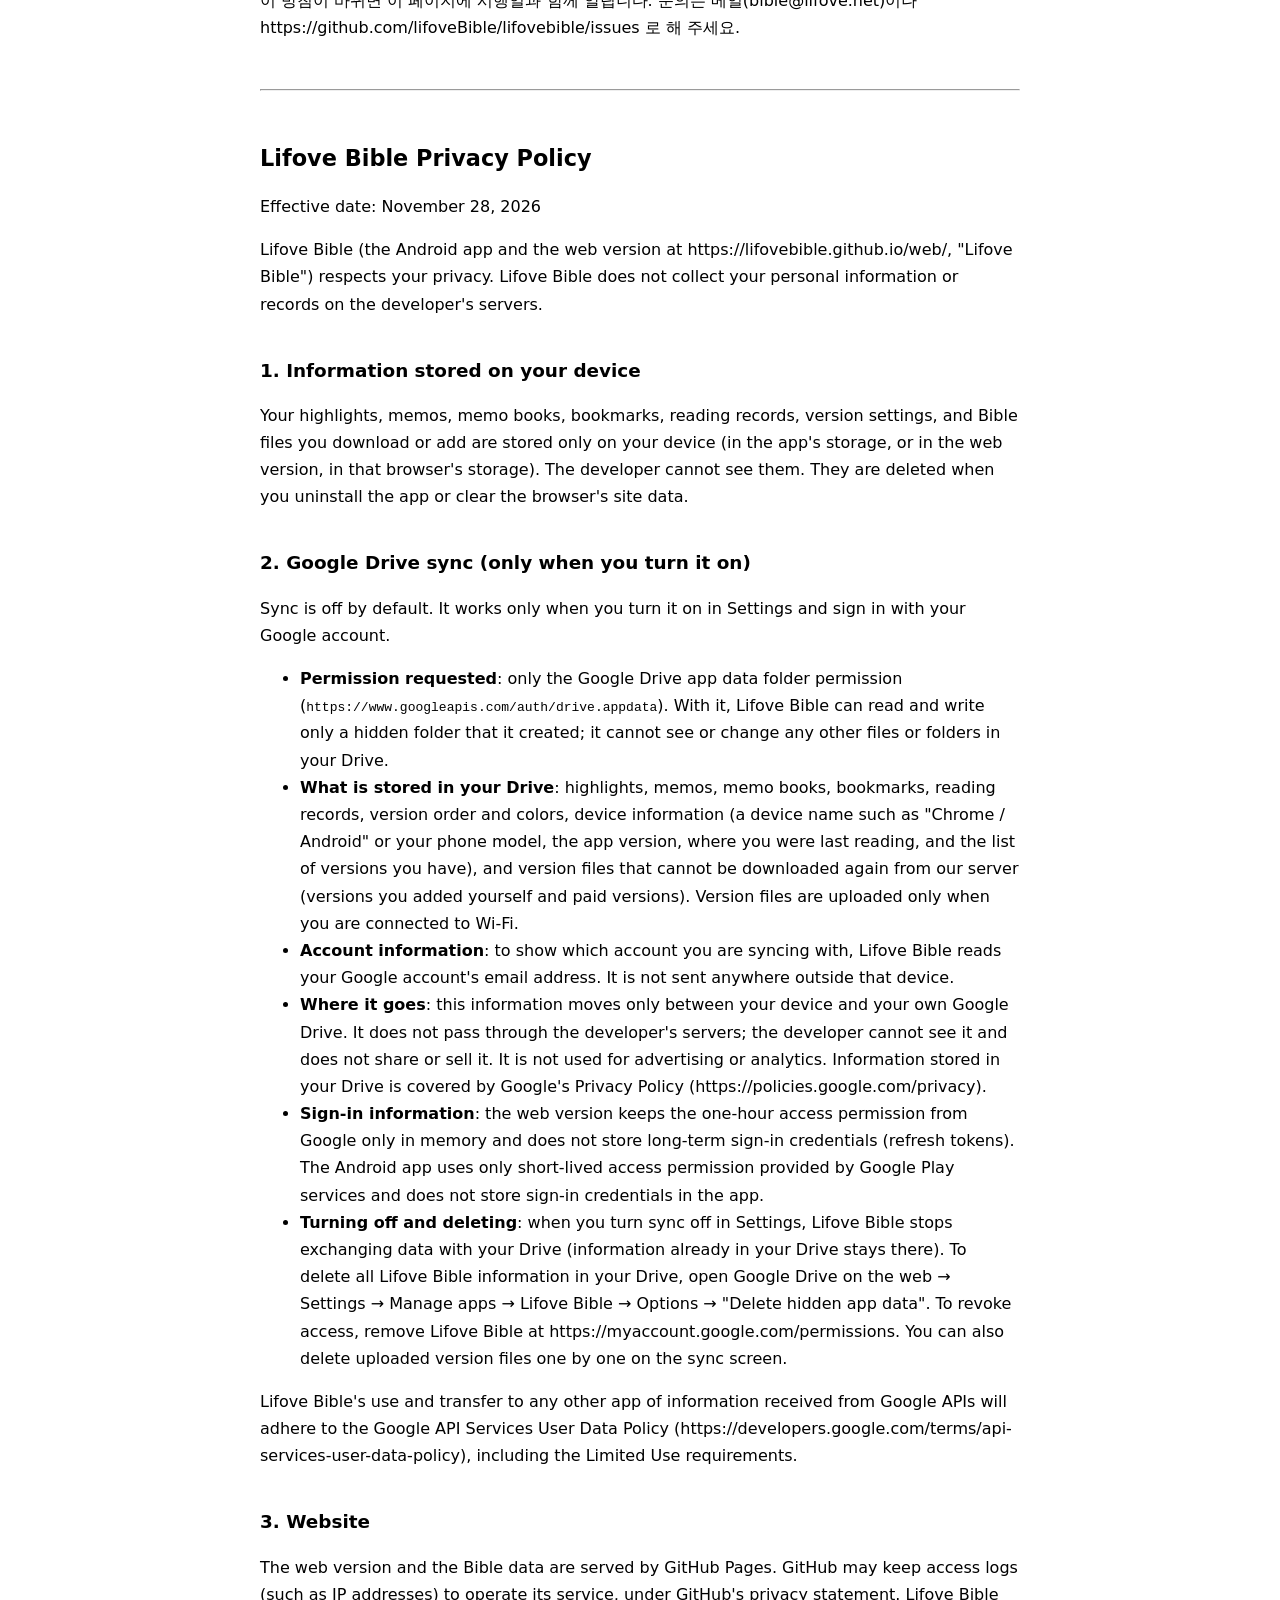
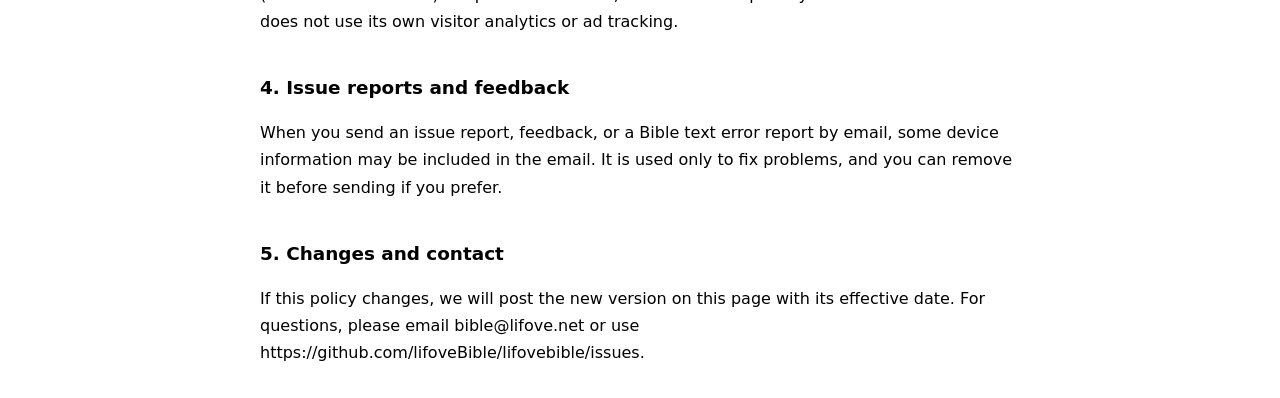
<file: privacy.html>
<!doctype html>
<html lang="ko">
<head>
  <meta charset="utf-8">
  <meta name="viewport" content="width=device-width, initial-scale=1">
  <title>Lifove Bible Privacy Policy</title>
  <style>
    body { max-width: 760px; margin: 0 auto; padding: 16px; font-family: system-ui, -apple-system, "Segoe UI", "Malgun Gothic", sans-serif; line-height: 1.7; }
    h1 { font-size: 1.4rem; } h2 { font-size: 1.15rem; margin-top: 2em; } h3 { font-size: 1rem; margin-top: 1.5em; }
    hr { margin: 3em 0; }
  </style>
</head>
<body>

<h1>Lifove Bible 개인정보 처리방침</h1>
<p>시행일: 2026년 11월 28일</p>

<p>Lifove Bible(안드로이드 앱과 웹 버전 https://lifovebible.github.io/web/, 아래 "Lifove Bible")은 사용자의 개인정보를 중요하게 생각합니다. Lifove Bible은 개발자의 서버로 사용자의 개인정보나 기록을 모으지 않습니다.</p>

<h2>1. 기기에 저장하는 정보</h2>
<p>형광펜, 메모, 메모책, 책갈피, 읽기 기록, 역본 설정, 받거나 직접 넣은 성경 파일은 사용자의 기기 안(앱 저장 공간, 또는 웹 버전에서는 그 브라우저의 저장 공간)에만 저장됩니다. 개발자는 이 정보를 볼 수 없습니다. 앱을 지우거나 브라우저의 사이트 데이터를 지우면 함께 지워집니다.</p>

<h2>2. 구글 드라이브 동기화 (사용자가 켤 때만)</h2>
<p>동기화는 기본으로 꺼져 있으며, 사용자가 설정에서 켜고 구글 계정으로 로그인했을 때만 동작합니다.</p>
<ul>
  <li><b>요청하는 권한</b>: 구글 드라이브의 "앱 전용 폴더" 권한(<code>https://www.googleapis.com/auth/drive.appdata</code>) 하나뿐입니다. 이 권한으로는 Lifove Bible이 만든 숨겨진 폴더만 읽고 쓸 수 있으며, 사용자 드라이브의 다른 파일과 폴더는 보거나 고칠 수 없습니다.</li>
  <li><b>드라이브에 저장하는 것</b>: 형광펜, 메모, 메모책, 책갈피, 읽기 기록, 역본 순서와 색, 기기 정보(기기 이름 예: "Chrome / Android" 또는 휴대폰 모델, 앱 버전, 마지막으로 읽던 곳, 받아 둔 역본 목록), 그리고 서버에서 다시 받을 수 없는 역본 파일(직접 넣은 역본과 유료 역본). 역본 파일은 와이파이에 연결되어 있을 때만 올립니다.</li>
  <li><b>계정 정보</b>: 어떤 계정과 동기화하는지 화면에 보여 주려고 구글 계정의 이메일 주소를 읽습니다. 이 주소는 그 기기 밖으로 보내지 않습니다.</li>
  <li><b>저장 위치와 전송</b>: 이 정보는 사용자의 기기와 사용자 본인의 구글 드라이브 사이에서만 오갑니다. 개발자의 서버를 거치지 않으며, 개발자는 이 정보를 볼 수 없고 다른 사람에게 주거나 팔지 않습니다. 광고나 분석에 쓰지 않습니다. 드라이브에 저장된 정보에는 구글의 개인정보처리방침(https://policies.google.com/privacy)이 적용됩니다.</li>
  <li><b>로그인 정보</b>: 웹 버전은 구글이 주는 1시간짜리 접근 권한을 메모리에만 두고, 오래 쓰는 로그인 정보(refresh token)는 저장하지 않습니다. 안드로이드 앱은 구글 플레이 서비스가 주는 짧은 접근 권한만 쓰고, 로그인 정보를 앱에 따로 저장하지 않습니다.</li>
  <li><b>끄기와 지우기</b>: 설정에서 동기화를 끄면 더 이상 드라이브와 주고받지 않습니다(이미 드라이브에 있는 정보는 그대로 남습니다). 드라이브에 저장된 Lifove Bible 정보를 모두 지우려면 구글 드라이브(웹) → 설정 → 앱 관리 → Lifove Bible → 옵션 → "숨겨진 앱 데이터 삭제"를 고릅니다. 권한을 거두려면 https://myaccount.google.com/permissions 에서 Lifove Bible을 삭제합니다. 드라이브에 올린 역본 파일은 동기화 화면에서 하나씩 지울 수도 있습니다.</li>
</ul>
<p>Lifove Bible이 구글 API에서 받은 정보를 사용하고 다른 앱으로 옮기는 방식은 제한적 사용(Limited Use) 요구사항을 포함한 Google API 서비스 사용자 데이터 정책(https://developers.google.com/terms/api-services-user-data-policy)을 따릅니다.</p>

<h2>3. 웹사이트</h2>
<p>웹 버전과 성경 데이터는 GitHub Pages에서 제공됩니다. GitHub는 서비스 운영을 위해 접속 기록(IP 주소 등)을 남길 수 있으며, 이는 GitHub의 개인정보처리방침을 따릅니다. Lifove Bible은 따로 방문 통계나 광고 추적을 쓰지 않습니다.</p>

<h2>4. 문제 보고와 건의</h2>
<p>사용자가 문제 보고·건의나 본문 오류 신고를 메일로 보낼 때 일부 기기 정보가 메일에 들어갈 수 있습니다. 이 정보는 문제를 고치는 데에만 쓰며, 원하지 않으면 메일을 보내기 전에 지울 수 있습니다.</p>

<h2>5. 바뀌는 내용과 문의</h2>
<p>이 방침이 바뀌면 이 페이지에 시행일과 함께 알립니다. 문의는 메일(bible@lifove.net)이나 https://github.com/lifoveBible/lifovebible/issues 로 해 주세요.</p>

<hr>

<h1 lang="en">Lifove Bible Privacy Policy</h1>
<div lang="en">
<p>Effective date: November 28, 2026</p>

<p>Lifove Bible (the Android app and the web version at https://lifovebible.github.io/web/, "Lifove Bible") respects your privacy. Lifove Bible does not collect your personal information or records on the developer's servers.</p>

<h2>1. Information stored on your device</h2>
<p>Your highlights, memos, memo books, bookmarks, reading records, version settings, and Bible files you download or add are stored only on your device (in the app's storage, or in the web version, in that browser's storage). The developer cannot see them. They are deleted when you uninstall the app or clear the browser's site data.</p>

<h2>2. Google Drive sync (only when you turn it on)</h2>
<p>Sync is off by default. It works only when you turn it on in Settings and sign in with your Google account.</p>
<ul>
  <li><b>Permission requested</b>: only the Google Drive app data folder permission (<code>https://www.googleapis.com/auth/drive.appdata</code>). With it, Lifove Bible can read and write only a hidden folder that it created; it cannot see or change any other files or folders in your Drive.</li>
  <li><b>What is stored in your Drive</b>: highlights, memos, memo books, bookmarks, reading records, version order and colors, device information (a device name such as "Chrome / Android" or your phone model, the app version, where you were last reading, and the list of versions you have), and version files that cannot be downloaded again from our server (versions you added yourself and paid versions). Version files are uploaded only when you are connected to Wi-Fi.</li>
  <li><b>Account information</b>: to show which account you are syncing with, Lifove Bible reads your Google account's email address. It is not sent anywhere outside that device.</li>
  <li><b>Where it goes</b>: this information moves only between your device and your own Google Drive. It does not pass through the developer's servers; the developer cannot see it and does not share or sell it. It is not used for advertising or analytics. Information stored in your Drive is covered by Google's Privacy Policy (https://policies.google.com/privacy).</li>
  <li><b>Sign-in information</b>: the web version keeps the one-hour access permission from Google only in memory and does not store long-term sign-in credentials (refresh tokens). The Android app uses only short-lived access permission provided by Google Play services and does not store sign-in credentials in the app.</li>
  <li><b>Turning off and deleting</b>: when you turn sync off in Settings, Lifove Bible stops exchanging data with your Drive (information already in your Drive stays there). To delete all Lifove Bible information in your Drive, open Google Drive on the web → Settings → Manage apps → Lifove Bible → Options → "Delete hidden app data". To revoke access, remove Lifove Bible at https://myaccount.google.com/permissions. You can also delete uploaded version files one by one on the sync screen.</li>
</ul>
<p>Lifove Bible's use and transfer to any other app of information received from Google APIs will adhere to the Google API Services User Data Policy (https://developers.google.com/terms/api-services-user-data-policy), including the Limited Use requirements.</p>

<h2>3. Website</h2>
<p>The web version and the Bible data are served by GitHub Pages. GitHub may keep access logs (such as IP addresses) to operate its service, under GitHub's privacy statement. Lifove Bible does not use its own visitor analytics or ad tracking.</p>

<h2>4. Issue reports and feedback</h2>
<p>When you send an issue report, feedback, or a Bible text error report by email, some device information may be included in the email. It is used only to fix problems, and you can remove it before sending if you prefer.</p>

<h2>5. Changes and contact</h2>
<p>If this policy changes, we will post the new version on this page with its effective date. For questions, please email bible@lifove.net or use https://github.com/lifoveBible/lifovebible/issues.</p>
</div>

</body>
</html>
</file>
<file: web/css/app.css>
:root {
  /* 읽음 색(앱 DEFAULT_COLOR_FOR_CHECKED)과 읽는 중 색(DEFAULT_COLOR_FOR_READING). 라이트·다크 같게 */
  --read: #9e3737;
  --reading: #ba5757;
  --bg: #fff;
  --fg: #222;
  --muted: #666;
  --line: #ddd;
  --bar: #f6f6f6;
  --accent: #1a73e8;
  --accent-bg: #e8f0fe;
  --error: #b00020;
  --verse-size: 18px; /* app.js가 저장해 둔 글자 크기로 바꾼다 */
  /* 본문화면 글자색·배경색(본문화면설정). 고르지 않았으면 테마 색. app.js가 고른 색으로 바꾼다 */
  --page-fg: var(--fg);
  --page-bg: var(--bg);
  /* 절 번호, (없음) 같은 흐린 글자는 고른 글자색을 배경 쪽으로 흐리게 */
  --page-muted: color-mix(in srgb, var(--page-fg) 60%, var(--page-bg));
}
@media (prefers-color-scheme: dark) {
  :root {
    --bg: #121212;
    --fg: #e6e6e6;
    --muted: #9a9a9a;
    --line: #333;
    --bar: #1e1e1e;
    --accent: #8ab4f8;
    --accent-bg: #23324a;
    --error: #ff6b81;
  }
}

* { box-sizing: border-box; }
html { color-scheme: light dark; }
body {
  margin: 0;
  /* 책·장 바를 아래에 둘 때 내용이 짧아도 바가 화면 맨 아래에 붙게 */
  display: flex;
  flex-direction: column;
  min-height: 100dvh;
  background: var(--page-bg);
  color: var(--fg);
  font-family: system-ui, -apple-system, "Segoe UI", "Malgun Gothic", "Apple SD Gothic Neo", sans-serif;
  line-height: 1.7;
}
button, select { font: inherit; color: inherit; }
button {
  min-height: 40px;
  padding: 4px 10px;
  border: 1px solid var(--line);
  border-radius: 6px;
  background: var(--bg);
  cursor: pointer;
}
button:disabled { opacity: 0.4; cursor: default; }
select {
  min-height: 40px;
  padding: 4px 6px;
  border: 1px solid var(--line);
  border-radius: 6px;
  background: var(--bg);
}

/* ---- 위쪽 막대 ---- */
/* 책·장 바. 앱처럼 아래가 기본(text_pref_header_bottom). 아래일 때는 wrap-reverse로 첫 줄(◀ 책 장 ▶ ☰)이
   맨 아래(엄지 닿는 곳)에 오고, 검색·글자 크기 줄이 그 위에 온다. html.bar-top이면 위쪽, 첫 줄이 맨 위 */
.bar {
  position: sticky;
  bottom: 0;
  order: 2; /* main 뒤 */
  z-index: 1;
  display: flex;
  flex-wrap: wrap-reverse;
  gap: 6px;
  padding: 6px 8px;
  background: var(--bar);
  border-top: 1px solid var(--line);
}
.bar-top .bar {
  top: 0;
  bottom: auto;
  order: 0;
  flex-wrap: wrap;
  border-top: 0;
  border-bottom: 1px solid var(--line);
}
.nav { display: flex; gap: 4px; flex: 1 1 200px; min-width: 0; }
.tools { display: flex; gap: 4px; flex: none; justify-content: flex-end; }
/* ☰는 늘 바의 오른쪽 끝(앱의 메뉴 자리). 책·장·절·읽음 🔍 ☰가 폰 폭(360px)에서 한 줄에 들어간다.
   더 좁아서 두 줄이 되면 ☰는 책 장 절 줄 끝에 오고 검색이 다른 줄로 간다(그 줄은 오른쪽으로 붙인다).
   글자 크기 가-/가+는 본문화면설정으로 옮겼다.
   316px = 패딩 16 + 책 장 절 읽음 200 + 🔍 44 + ☰ 44 + 틈 12 (읽음 체크 상자를 넣어 290px에서 늘었다. 320px 폰은 한 줄) */
#menuBtn { flex: none; order: 3; }
@media (max-width: 315px) {
  .tools { flex: 1 1 100%; }
  .nav { order: 1; }
  #menuBtn { order: 2; }
  .tools { order: 3; }
}
.icon { min-width: 44px; padding: 4px 6px; }
.ref {
  flex: 1 1 auto;
  padding: 4px 6px; /* "데살로니가전서 5장"도 폰 폭에서 잘리지 않게 */
  min-width: 0;
  font-weight: 600;
  white-space: nowrap;
  overflow: hidden;
  text-overflow: ellipsis;
}
/* 장 단추: 숫자만(앱처럼). 세 자리(시 150)도 들어가게 */
.chap { flex: none; min-width: 44px; padding: 4px 6px; font-weight: 600; }
/* 절 단추: 맨 위 절 / 마지막 절을 두 줄로 작게(앱 verse_select, 12sp) */
.verse {
  flex: none;
  min-width: 44px;
  padding: 2px 6px;
  display: flex;
  flex-direction: column;
  align-items: center;
  justify-content: center;
  font-size: 0.75rem;
  line-height: 1.15;
  font-variant-numeric: tabular-nums;
}
#verseNow { font-weight: 600; }
#verseLast { color: var(--muted); border-top: 1px solid var(--line); min-width: 2.2em; text-align: center; }
#verseLast:empty { display: none; }
/* 읽음 체크 상자(앱 read_check). 라벨 전체를 눌러도 되게 칸을 키운다 */
.read-check { flex: none; display: flex; align-items: center; justify-content: center; min-width: 34px; cursor: pointer; }
.read-check input { width: 22px; height: 22px; margin: 0; accent-color: var(--accent); cursor: pointer; }
.read-check:has(input:disabled) { opacity: 0.4; cursor: default; }
/* 음성 읽기 단추(앱 book_audio). 읽는 동안 "1.3x"처럼 속도가 보여도 폭이 그대로이게 */
.tts-btn { flex: none; min-width: 44px; padding: 4px 4px; font-size: 0.8rem; font-variant-numeric: tabular-nums; }
.tts-btn[hidden] { display: none; }
/* 절을 고르면 ▶가 '고른 절부터 듣기'임을 보이게 강조색으로 */
.tts-btn.from-verse { color: var(--accent); border-color: var(--accent); }
/* 음성 읽기 줄. 바 안의 한 줄(늘 다른 것들 뒤 order). 바가 아래면(wrap-reverse) 책·장 줄 위에, 위면 아래에 온다 */
.tts-bar { flex: 1 1 100%; order: 9; display: flex; justify-content: center; gap: 12px; }
.tts-bar[hidden] { display: none; }
.tts-bar svg { display: block; width: 24px; height: 24px; margin: auto; }
/* 지금 읽는 절 */
#verses li.tts-now { background: color-mix(in srgb, var(--accent) 14%, transparent); border-radius: 4px; }

/* ---- 본문 ---- */
/* 여러 단 대조 보기는 넓게. 한 칸이 너무 넓어지지 않게 역본 수(--nver, app.js) × 글자 34자쯤까지만 */
main.wide { max-width: calc(var(--nver, 2) * var(--verse-size) * 34 + 80px); }
/* 넓은 화면에서는 오른쪽 이동 버튼 자리를 비운다(폰은 칸이 좁아져서 앱처럼 겹치게 둔다) */
@media (min-width: 600px) {
  main.wide { padding-right: 48px; }
  .nav-left main.wide { padding-right: 16px; padding-left: 48px; } /* 이동 버튼을 왼쪽에 둘 때 */
}
main { flex: 1 0 auto; width: 100%; max-width: 760px; margin: 0 auto; padding: 8px 16px 24px; color: var(--page-fg); }
/* 아래쪽 동작 바(#selBar)가 마지막 절을 가리지 않게 */
html:not(.bar-top) main { padding-bottom: calc(24px + var(--sel-h, 0px) + var(--memo-h, 0px)); }
.bar-top main { padding-bottom: calc(24px + var(--memo-h, 0px)); }
#status { color: var(--muted); font-size: 0.9rem; margin: 8px 0; }
#status.error { color: var(--error); }
#emptyBox { margin: 8px 0; }
#status { word-break: keep-all; }

/* 한글은 낱말 가운데서 줄을 바꾸지 않게. 너무 긴 낱말만 아무 데서나 */
#verses { list-style: none; padding: 0; margin: 0; font-size: var(--verse-size); word-break: keep-all; overflow-wrap: anywhere; }
/* 절 번호 칸과 본문 칸을 나눈다(앱처럼). 본문이 여러 줄이어도 절 번호 밑으로 들어가지 않는다.
   번호 칸은 세 자리(시 119:176)가 들어가는 고정 폭이라 절마다 본문 시작 위치가 같다 */
#verses li {
  display: grid;
  grid-template-columns: 1.6em minmax(0, 1fr); /* minmax: 긴 낱말이 칸을 넓히지 않게 */
  column-gap: 0.4em;
  align-items: baseline;
  padding: 0.25em 0;
}
#verses .num { color: var(--page-muted); font-size: 0.7em; text-align: right; }
/* 절을 누르면 고른다(app.js 절 고르기). manipulation: 두 번 눌러 확대를 꺼서 누를 때 늦지 않게(두 손가락 확대는 된다) */
#verses li { cursor: pointer; -webkit-tap-highlight-color: transparent; }
#verses { touch-action: manipulation; }
#verses li.selected { background: color-mix(in srgb, var(--accent) 22%, transparent); border-radius: 4px; }
#verses .missing { color: var(--page-muted); }
/* 형광펜(app.js paintHighlights). 본문, 나의형광펜목록, 설정 창 견본에 같은 모양.
   모양은 뿌리의 클래스(app.js applyView: hl-bg·hl-underline·hl-color·hl-bold, 앱 HighlightStyle), 고른 색은 --hl-bg·--hl-fg.
   색을 고르지 않았으면 노랑을 바탕색(--hl-base)에 섞어 밝은·어두운·고른 배경 어디서나 글자가 읽히게
   (어두운 배경이면 앱 기본 형광펜 색 rgb(51,51,0)과 비슷한 어두운 노랑). 글자·밑줄 색은 앱 기본 rgb(235,200,61)이
   밝은 배경에서 잘 안 보여서 금색을 글자색(--hl-ink)에 섞는다. 여러 줄이면 줄마다 둥글게 */
#verses, .color-sample { --hl-base: var(--page-bg); --hl-ink: var(--page-fg); }
.hl-list { --hl-base: var(--bg); --hl-ink: var(--fg); }
.hl-bg :is(#verses .text.hl, .hl-list .htext, .hl-sample) {
  background: var(--hl-bg, color-mix(in srgb, #e6c200 38%, var(--hl-base)));
  border-radius: 2px;
  -webkit-box-decoration-break: clone;
  box-decoration-break: clone;
}
.hl-underline :is(#verses .text.hl, .hl-list .htext, .hl-sample) {
  text-decoration: underline;
  text-decoration-color: var(--hl-fg, color-mix(in srgb, #d4a800 70%, var(--hl-ink)));
  text-decoration-thickness: 0.1em;
  text-underline-offset: 0.18em;
}
.hl-color :is(#verses .text.hl, .hl-list .htext, .hl-sample) {
  color: var(--hl-fg, color-mix(in srgb, #d4a800 70%, var(--hl-ink)));
}
.hl-bold :is(#verses .text.hl, .hl-list .htext, .hl-sample) { font-weight: 700; }


/* ---- 책·장 고르기 ---- */
dialog {
  width: min(720px, calc(100vw - 16px));
  max-height: calc(100dvh - 32px);
  padding: 0;
  border: 1px solid var(--line);
  border-radius: 10px;
  background: var(--bg);
  color: var(--fg);
}
dialog[open] { display: flex; flex-direction: column; }
dialog::backdrop { background: rgb(0 0 0 / 0.45); }
.picker-head {
  display: flex;
  align-items: center;
  gap: 8px;
  padding: 6px 8px;
  border-bottom: 1px solid var(--line);
}
.picker-head h2 { flex: 1; margin: 0; font-size: 1.05rem; text-align: center; }
.picker-head .link { border: 0; background: none; color: var(--accent); }
#pickerBody { overflow-y: auto; padding: 8px 12px 16px; }
#pickerBody h3 { font-size: 0.9rem; color: var(--muted); margin: 8px 0 6px; }

.grid { display: grid; gap: 6px; }
.grid.books { grid-template-columns: repeat(auto-fill, minmax(88px, 1fr)); }
.grid.chapters { grid-template-columns: repeat(auto-fill, minmax(52px, 1fr)); }
/* 폰 폭에서 책 이름이 세 칸에 들어가게. "데살로니가전서"처럼 긴 이름은 두 줄로 */
.grid button { padding: 4px 2px; font-size: 0.9rem; line-height: 1.3; word-break: keep-all; overflow-wrap: anywhere; }
/* 가장 긴 낱말이 안 들어가는 책 이름(프랑스어 Thessaloniciens 등)은 글자를 줄인다. app.js fitLongBookNames */
.grid button.long { font-size: 0.74rem; }
.grid button.current { border-color: var(--accent); background: var(--accent-bg); font-weight: 600; }
/* 읽은 장(고른 역본 모두). 지금 장이면 테두리로 함께 보인다 */
.grid button.read { background: var(--read); color: #fff; }
.grid button.read.current { border: 2px solid var(--accent); }

/* ---- 성경읽기통계 ---- */
.stats-head { display: flex; gap: 6px; padding: 8px 12px; border-bottom: 1px solid var(--line); }
.stats-head select { flex: 1; min-width: 0; }
#statsAll {
  flex: none; min-width: 52px; display: flex; align-items: center; justify-content: center;
  border: 1px solid var(--line); border-radius: 6px; font-weight: 600; font-size: 0.9rem;
}
ul.stats { list-style: none; margin: 0; padding: 0 0 8px; }
.stat {
  display: block; width: 100%; min-height: 0; padding: 10px 16px;
  border: 0; border-bottom: 1px solid var(--line); border-radius: 0; background: none; text-align: left;
}
.stat-top { display: flex; align-items: baseline; gap: 8px; }
.stat-name { flex: 1; min-width: 0; overflow: hidden; text-overflow: ellipsis; white-space: nowrap; }
.stat.summary .stat-name { font-weight: 600; }
.stat-value { flex: none; font-size: 0.8rem; color: var(--muted); font-variant-numeric: tabular-nums; }
.stat-bar { display: block; height: 6px; margin-top: 6px; border-radius: 5px; background: var(--line); overflow: hidden; }
.stat.summary .stat-bar { height: 10px; }
.stat-bar span { display: block; height: 100%; border-radius: 5px; background: var(--reading); }
.stat-bar span.done { background: var(--read); }

/* ---- 나의형광펜목록, 책갈피(같은 목록 꼴) ---- */
#hlCount, #bmCount, #mlCount { font-weight: normal; font-size: 0.85rem; color: var(--muted); }
#hlBox .empty, #bmBox .empty, #mlBox .empty {
  margin: 24px 16px; color: var(--muted); white-space: pre-line; text-align: center;
  word-break: keep-all; overflow-wrap: anywhere; /* 한국어가 낱말 가운데서 끊기지 않게 */
}
#hlBox .empty[hidden], #bmBox .empty[hidden], #mlBox .empty[hidden] { display: none; }
/* 나의메모목록: 검색 칸이 넓게, 정렬은 글자만큼 */
#mlBox .stats-head select { flex: 0 1 auto; }
.ml-search { flex: 1 1 8em; min-width: 0; position: relative; display: flex; }
.ml-search input {
  flex: 1; min-width: 0; min-height: 40px; padding: 4px 2.2em 4px 8px;
  border: 1px solid var(--line); border-radius: 6px; background: var(--bg); color: inherit; font: inherit;
}
/* 검색할 때마다 창 높이가 바뀌면 입력하는 동안 창이 들썩이므로 높이를 고정한다 */
#mlBox[open] { height: min(720px, calc(100dvh - 32px)); }
#mlBox .ml-list { flex: 1; }
.ml-search .icon { position: absolute; right: 0; top: 0; bottom: 0; border: 0; background: none; color: var(--muted); }
.ml-search .icon[hidden] { display: none; }
/* 메모는 3줄까지(앱 MEMO_MAX_LINES). 줄바꿈은 그대로 보인다 */
.ml-list .mtext {
  display: -webkit-box; -webkit-box-orient: vertical; -webkit-line-clamp: 3; line-clamp: 3; overflow: hidden;
  white-space: pre-line;
}
.ml-list .more { border-bottom: 0; }
.ml-list .more button { flex: 1; margin: 8px 4px 0; }
/* 책갈피 창 아래 줄은 알릴 것이 있을 때만 */
#bmBox .picker-foot:has(> .foot-status[hidden]) { display: none; }
.bm-list .go { padding: 12px 4px; }
.bm-list .sref { font-size: 1em; } /* 본문 없이 참조만 있는 줄이라 크게 */
.bm-list .del { margin-top: 8px; }
ul.hl-list { list-style: none; margin: 0; padding: 0 0 8px; word-break: keep-all; overflow-wrap: anywhere; }
.hl-list li { display: flex; align-items: flex-start; border-bottom: 1px solid var(--line); }
.hl-list .go {
  flex: 1; min-width: 0; display: block; padding: 8px 4px;
  border: 0; border-radius: 0; background: none; text-align: left; line-height: 1.6;
}
.hl-list .go:hover { background: var(--bar); }
.hl-list .sref { display: block; color: var(--accent); font-weight: 600; font-size: 0.85em; }
.hl-list .del { flex: none; margin: 6px 0 0 4px; border: 0; background: none; color: var(--muted); }

/* ---- 대조 보기 ----
   앱의 2단 보기(VerseList)는 역본을 둘씩 한 줄에 놓는다(1·2, 3·4 …). 1단(VerseListOneColumn)은 위아래로.
   절과 절 사이에 줄을 그어 어느 칸이 같은 절인지 보이게 한다 */
#verses.compare li { display: block; padding: 0.45em 0; border-bottom: 1px solid var(--line); }
#verses.compare .cell {
  display: grid;
  grid-template-columns: 1.6em minmax(0, 1fr); /* 단일 보기의 절 줄과 같은 번호 칸 */
  column-gap: 0.4em;
  align-items: baseline;
  min-width: 0;
}
#verses.compare .cells { display: grid; gap: 0.3em 0.9em; min-width: 0; }
/* 여러 단(1단으로 보기를 끈 상태): 화면 폭에 맞춰 자동. 한 칸은 글자 18자쯤(18em) 이상이라 넓으면 여러 역본이
   한 줄에 서고, 좁아지면 남는 역본이 다음 줄로 밀린다. 폰처럼 좁아도 앱의 2단처럼 최소 둘씩(50%).
   auto-fit이라 역본이 적으면 빈 칸 없이 늘어난다. em이라 글자를 키우면 한 줄에 서는 역본이 줄어든다 */
#verses.compare.two .cells { grid-template-columns: repeat(auto-fit, minmax(min(calc(50% - 0.45em), 18em), 1fr)); }
#verses.compare .vname { color: var(--accent); font-size: 0.65em; margin-right: 0.2em; }
/* 역본명은 앱처럼 기본은 숨김(앱 "여백 및 역본명 제거" 기본 켜짐). 본문화면설정의 "역본명 보이기"로 html.show-vname */
html:not(.show-vname) #verses.compare .vname { display: none; }
/* 2단은 칸이 좁지만 한글을 낱말 중간에서 끊으면(word-break: normal) 더 읽기 어려웠다. keep-all 그대로 둔다 */

/* ---- 역본 고르기 ---- */
#verBody, .scroll { overflow-y: auto; padding: 4px 12px 8px; }
#verBody h3, .scroll h3 { font-size: 0.9rem; color: var(--muted); margin: 12px 0 4px; }
.more-link { margin: 12px 0 4px; }
button.link { border: 0; background: none; color: var(--accent); padding: 4px 0; text-align: left; }
.hint { font-size: 0.85rem; color: var(--muted); margin: 6px 0; }
.hint.error { color: var(--error); }

/* ---- 도움말 ---- 글이 길어 본문처럼 줄 간격을 넉넉히. 기기별 설치 방법은 details로 접는다 */
.help { line-height: 1.55; font-size: 0.95rem; padding-bottom: 16px; }
.help h3 { color: var(--fg); font-size: 1rem; margin: 18px 0 6px; }
.help h3:first-child { margin-top: 8px; }
.help h4 { font-size: 0.9rem; margin: 12px 0 4px; }
.help p { margin: 6px 0; }
.help ul, .help ol { margin: 6px 0; padding-left: 1.4em; }
.help li { margin: 3px 0; }
.help a { color: var(--accent); }
.help details { border: 1px solid var(--line); border-radius: 8px; margin: 8px 0; padding: 0 12px; }
.help details[open] { padding-bottom: 8px; }
.help summary { cursor: pointer; font-weight: 600; padding: 10px 0; }
.help .note { border-left: 3px solid var(--accent); background: var(--accent-bg); padding: 8px 10px; border-radius: 4px; }
.help code { font-size: 0.9em; }
.ver-list { list-style: none; margin: 0; padding: 0; }
.ver-list li {
  display: flex;
  align-items: center;
  gap: 6px;
  border-bottom: 1px solid var(--line);
}
.ver-list label {
  flex: 1;
  min-width: 0;
  display: flex;
  align-items: center;
  gap: 8px;
  min-height: 44px;
  cursor: pointer;
  line-height: 1.3;
}
.ver-list input { width: 20px; height: 20px; flex: none; margin: 0; }
.ver-list .pad { width: 20px; flex: none; } /* 체크 상자가 없는 줄도 이름 위치를 맞춘다 */
.ver-list .order { min-width: 1.2em; color: var(--accent); font-weight: 600; text-align: center; }
.ver-list .name { overflow-wrap: anywhere; }
.badge {
  flex: none;
  font-size: 0.75rem;
  color: var(--muted);
  border: 1px solid var(--line);
  border-radius: 10px;
  padding: 0 6px;
}
.ver-list .del, .ver-list .edit { min-width: 40px; min-height: 36px; border: 0; background: none; }
.picker-foot {
  display: flex;
  flex-wrap: wrap;
  align-items: center;
  gap: 8px;
  padding: 8px 12px;
  border-top: 1px solid var(--line);
}
.picker-foot .spacer { flex: 1; }
.foot-status { flex: 1 1 100%; margin: 0; font-size: 0.85rem; color: var(--muted); overflow-wrap: anywhere; }
.foot-status.error { color: var(--error); }
.foot-status[hidden] { display: none; }
/* 폰 폭에서 확인 버튼만 둘째 줄로 밀리지 않게 체크 상자는 한 줄을 다 쓴다 */
.picker-foot .check { flex: 1 1 100%; }
.picker-foot .check[hidden] { display: none; }
.check { display: flex; align-items: center; gap: 6px; font-size: 0.9rem; cursor: pointer; }
.check input { width: 18px; height: 18px; margin: 0; }
button.primary { background: var(--accent); color: var(--bg); border-color: var(--accent); }

/* ---- 성경 파일 수동 넣기 ---- */
.import { display: flex; flex-wrap: wrap; gap: 8px; margin-top: 8px; }
.import button { flex: 1 1 auto; min-height: 40px; }
#importNote { white-space: pre-line; color: var(--fg); }
#importNote.error { color: var(--error); }
/* 값을 주지 않은 progress는 브라우저가 계속 움직이는 바로 그린다. 단계별 진행률은 알 수 없어서 이렇게 둔다 */
#importProgress { display: block; width: 100%; height: 6px; margin-top: 12px; accent-color: var(--accent); }
#importProgress[hidden] { display: none; }
#dropOverlay {
  position: fixed;
  inset: 0;
  z-index: 10;
  display: flex;
  align-items: center;
  justify-content: center;
  padding: 16px;
  background: rgb(0 0 0 / 0.45);
  pointer-events: none; /* drop 이벤트는 밑의 문서가 받는다 */
}
#dropOverlay[hidden] { display: none; }
#dropOverlay p {
  margin: 0;
  padding: 24px;
  border: 3px dashed var(--accent);
  border-radius: 12px;
  background: var(--bg);
  color: var(--fg);
  text-align: center;
}
#backupNote { white-space: pre-line; }
/* 한글이 낱말 가운데서 끊기지 않게(긴 파일 이름은 anywhere로 끊는다) */
#updateText, #backupBody, #backupNote { word-break: keep-all; overflow-wrap: anywhere; }
.backup-notice { margin: 14px 0 4px; padding: 4px 12px; border: 1px solid var(--line); border-left: 4px solid var(--accent);
  border-radius: 6px; font-size: 0.85rem; line-height: 1.5; }
#backupBody .backup-notice h3 { margin: 6px 0; color: var(--fg); }
.backup-notice p { margin: 0 0 8px; }
.backup-last { font-weight: 600; }
/* ---- 데이터 복구 ---- */
.restore-modes { display: flex; flex-direction: column; gap: 4px; margin-bottom: 14px; }
.restore-mode { display: flex; align-items: flex-start; gap: 8px; padding: 8px 0; border-bottom: 1px solid var(--line);
  cursor: pointer; font-size: 0.9rem; line-height: 1.4; }
.restore-mode input { flex: none; width: 18px; height: 18px; margin: 2px 0 0; }
.restore-mode b { display: block; font-size: 1rem; }
#restoreResultText { white-space: pre-line; }
#syncAskText { white-space: pre-line; overflow-wrap: anywhere; } /* 역본 이름 목록이 길 수 있다 */
#conflictBox[open] { display: flex; flex-direction: column; max-height: calc(100dvh - 32px); }
.conflict-body { flex: 1 1 auto; min-height: 0; overflow-y: auto; margin-bottom: 10px; }
#conflictBox .conflict-ref { margin: 0 0 4px; font-weight: 700; font-size: 1.05rem; }
.conflict-body h3 { margin: 12px 0 4px; font-size: 0.9rem; color: var(--muted); }
#conflictBox .conflict-text { margin: 0; white-space: pre-wrap; overflow-wrap: anywhere; user-select: text; }
#conflictRestRow { margin-bottom: 10px; }
#conflictRestRow[hidden] { display: none; }
/* 앱처럼 [이 기기] [백업] [둘 다] 순서로 같은 너비(다른 언어에서 글이 길어도 밖으로 밀리지 않게) */
.conflict-btns { display: flex; gap: 8px; }
.conflict-btns button { flex: 1 1 0; min-width: 0; min-height: 40px; }
#importBox.dropping { outline: 3px dashed var(--accent); outline-offset: -3px; }

/* ---- 메뉴 ----
   ☰ 아래 오른쪽에 붙는 작은 목록(앱의 옵션 메뉴). 모달로 열어 바깥을 누르면 닫힌다 */
/* ☰ 옆에 붙인다. 바가 아래면 ☰ 위로, 위면 ☰ 아래로(☰는 어느 쪽이든 바 끝 줄에 있다) */
dialog.menu {
  position: fixed;
  inset: auto 8px 52px auto;
  margin: 0;
  width: max-content;
  min-width: 180px;
  max-width: calc(100vw - 16px);
  /* 바(52px) 반대쪽에 8px 남긴다. 브라우저 기본 max-height(화면 - 약 38px)로는 항목이 많을 때(장 전체 복사·전송을
     더한 뒤 16개) 낮은 폰에서 메뉴 위쪽이 화면 밖으로 나갔다 */
  max-height: calc(100dvh - 60px);
  overflow-y: auto;
  padding: 4px 0;
  box-shadow: 0 4px 16px rgb(0 0 0 / 0.25);
}
.bar-top dialog.menu { inset: 52px 8px auto auto; }
dialog.menu::backdrop { background: transparent; }
dialog.menu button {
  display: block;
  width: 100%;
  min-height: 44px;
  padding: 8px 16px;
  border: 0;
  border-radius: 0;
  background: none;
  text-align: left;
}
dialog.menu button:hover, dialog.menu button:focus-visible { background: var(--bar); }

/* ---- 이동 버튼(기본 오른쪽 아래, 앱은 오른쪽 가운데) ----
   앱처럼 본문 위에 떠 있고 본문 글자색을 흐리게(앱은 알파 100/255) 칠한다. 본문을 가리지 않게 단추 사이만 누를 수 있다 */
.side-nav {
  position: fixed;
  right: 2px;
  top: 50%;
  transform: translateY(-50%);
  z-index: 1;
  display: flex;
  flex-direction: column;
  gap: 2px;
  color: var(--page-fg);
  opacity: 0.4;
  pointer-events: none;
}
.side-nav[hidden] { display: none; }
/* 위치(본문화면설정). 아래쪽이면 책·장 바(아래일 때) 바로 위에 띄운다. 바는 폭에 따라 한 줄/두 줄이라
   높이를 app.js가 재서 --bar-h에 넣는다. 바가 위쪽이면 화면 맨 아래에서 조금 띄운다 */
.side-nav[data-pos^="left"] { right: auto; left: 2px; }
.side-nav[data-pos$="bottom"] {
  top: auto;
  bottom: calc(var(--bar-h, 0px) + var(--sel-h, 0px) + var(--memo-h, 0px) + 8px); /* 절을 고르면 동작 바 위로 */
  transform: none;
}
.bar-top .side-nav[data-pos$="bottom"] { bottom: calc(var(--memo-h, 0px) + 8px); }
.side-nav button {
  pointer-events: auto;
  width: 40px;
  height: 40px;
  min-height: 0;
  padding: 2px;
  border: 0;
  border-radius: 8px;
  background: transparent;
}
.side-nav button:active { background: color-mix(in srgb, var(--page-fg) 25%, transparent); }
.side-nav button.off { display: none; } /* 설정에서 고르지 않은 쌍 */
.side-nav button.none { visibility: hidden; } /* 갈 곳이 없을 때(창세기 1장의 이전 장 등). 자리는 지킨다 */
.side-nav svg { display: block; width: 36px; height: 36px; }

#toast {
  position: fixed;
  left: 50%;
  bottom: max(120px, calc(var(--bar-h, 0px) + var(--sel-h, 0px) + var(--memo-h, 0px) + 16px));
  transform: translateX(-50%);
  z-index: 6;
  max-width: calc(100% - 32px);
  padding: 8px 14px;
  border-radius: 18px;
  background: rgb(40 40 40 / 0.92);
  color: #fff;
  font-size: 0.9rem;
  text-align: center;
  word-break: keep-all;
}
#toast[hidden] { display: none; }

/* ---- 고른 절 동작 바 ----
   책·장 바 바로 옆(바가 아래면 바 위, 위면 바 아래)에 붙는 띠. 바와 같은 색 */
#selBar {
  position: fixed;
  left: 0;
  right: 0;
  bottom: calc(var(--bar-h, 0px) + var(--memo-h, 0px));
  z-index: 2;
  display: flex;
  align-items: center;
  gap: 6px;
  padding: 6px 8px;
  background: var(--bar);
  border-top: 1px solid var(--line);
}
.bar-top #selBar { top: var(--bar-h, 0px); bottom: auto; border-top: 0; border-bottom: 1px solid var(--line); }
#selBar[hidden] { display: none; }
#selBar button[hidden] { display: none; }
#selCount { flex: 1; min-width: 1.2em; /* 숫자 하나는 늘 보이게(넘치면 app.js가 숫자만 남긴다) */ font-size: 0.9rem; font-weight: 600; white-space: nowrap; overflow: hidden; text-overflow: ellipsis; }
/* 단추가 넘치면(대조 보기에서 칠하기·지우기가 함께 나오는 등) ✕가 화면 밖으로 밀리지 않게 단추 글을 … 로 줄인다 */
#selBar button { flex: 0 1 auto; min-width: 0; overflow: hidden; text-overflow: ellipsis; white-space: nowrap; }
#selBar #selClear { flex: none; min-width: 44px; } /* .icon의 min-width를 위 min-width: 0이 덮지 않게 */
/* 폰 폭에서 형광펜·지우기·복사·공유·✕가 함께 나오면 "2절 선택"이 22px로 줄어 안 보였다(360px). 단추를 조금 좁힌다 */
@media (max-width: 400px) {
  #selBar { gap: 4px; padding: 6px; }
  #selBar button { padding: 4px 6px; }
}

/* ---- 메모 ----
   본문의 메모 글(app.js paintMemos). 앱처럼 본문보다 작고(앱 memosize 0.8) 흐린 색(앱 기본 #AAAAAA).
   고른 글자색·배경색에 맞추려고 흐린 글자(--page-muted)를 쓴다. 줄바꿈은 쓴 그대로 */
#verses .memo {
  font-size: 0.8em;
  color: var(--page-muted);
  white-space: pre-wrap;
  margin-top: 0.15em;
}
#verses li > .memo { grid-column: 2; } /* 단일 보기: 본문 칸 밑에 */
/* 메모를 숨겼을 때 본문 앞의 ★(누르면 입력판) */
#verses .memo-star {
  min-height: 0;
  padding: 0 0.1em;
  border: 0;
  background: none;
  color: var(--page-muted);
  font: inherit;
  cursor: pointer;
}

/* 입력판(앱 MemoPanel). 책·장 바 바로 위(바가 위면 화면 맨 아래)에 떠 있다.
   키보드가 화면을 덮는 아이폰은 덮인 만큼(--kb) 올리고, 그때는 아래쪽 바가 키보드에 덮이므로 키보드에 붙인다 */
#memoPanel {
  position: fixed;
  left: 0;
  right: 0;
  bottom: var(--bar-h, 0px);
  z-index: 3;
  display: flex;
  flex-direction: column;
  align-items: center;
  gap: 6px;
  padding: 6px 12px 8px;
  background: var(--bar);
  border-top: 1px solid var(--line);
}
.bar-top #memoPanel { bottom: var(--kb, 0px); }
.kb-open #memoPanel { bottom: var(--kb, 0px); }
#memoPanel[hidden] { display: none; }
#memoPanel > * { width: 100%; max-width: 760px; }
#memoTitle { font-size: 0.9rem; font-weight: 600; }
/* 16px 밑이면 아이폰이 눌렀을 때 화면을 확대해 버린다. 높이는 본문이 보일 자리를 남기게(앱: 세로 폰 5줄쯤) */
#memoText {
  display: block;
  font: inherit;
  font-size: 16px;
  line-height: 1.4;
  min-height: calc(3 * 1.4em + 12px);
  max-height: min(calc(6 * 1.4em + 12px), 30dvh);
  padding: 6px 8px;
  resize: vertical;
  border: 1px solid var(--line);
  border-radius: 6px;
  background: var(--bg);
  color: var(--fg);
}
.memo-btns { display: flex; align-items: center; gap: 8px; }
.memo-btns .spacer { flex: 1; }
.memo-btns button[hidden] { display: none; }

/* 묻는 작은 창(저장 / 저장 안 함 / 취소) */
dialog.ask { width: min(360px, calc(100vw - 32px)); padding: 16px; }
dialog.ask p { margin: 0 0 14px; }
.ask-btns { display: flex; flex-wrap: wrap; justify-content: flex-end; gap: 8px; }

/* ---- 본문화면설정 ---- */
.settings { padding-bottom: 16px; }
.setting {
  display: flex;
  align-items: center;
  gap: 10px;
  min-height: 48px;
  padding: 4px 0;
  border-bottom: 1px solid var(--line);
  cursor: pointer;
  line-height: 1.35;
}
.setting[hidden] { display: none; } /* 음성 읽기가 없는 브라우저에서 TTS 설정을 숨긴다 */
.setting input[type="checkbox"] { width: 20px; height: 20px; flex: none; margin: 0; }
.setting small { display: block; font-size: 0.8rem; color: var(--muted); }
.setting.color { justify-content: space-between; }
.setting input[type="color"] {
  width: 56px;
  height: 36px;
  flex: none;
  padding: 2px;
  border: 1px solid var(--line);
  border-radius: 6px;
  background: var(--bg);
  cursor: pointer;
}
.presets { display: flex; flex-wrap: wrap; gap: 8px; margin: 12px 0 8px; }
.presets button { flex: 1 1 0; min-width: 0; padding: 4px 2px; font-size: 0.9rem; } /* 폰 폭에서도 넷이 한 줄 */
.presets button.current { outline: 2px solid var(--accent); outline-offset: 1px; }
.color-sample {
  margin: 8px 0 12px;
  padding: 10px 12px;
  border: 1px solid var(--line);
  border-radius: 6px;
  background: var(--page-bg);
  color: var(--page-fg);
  font-size: var(--verse-size);
  word-break: keep-all; /* 본문과 같게 낱말 가운데서 줄을 바꾸지 않는다 */
}
#colorReset, #hlReset { width: 100%; }
.setting-hint { margin: 8px 0 2px; }
.setting-hint small { display: block; font-size: 0.8rem; color: var(--muted); }
.hl-need { display: block; color: var(--error); font-size: 0.85rem; }
.hl-need[hidden] { display: none; } /* 위 display가 hidden 속성을 덮어 늘 보였다 */
/* 글자 크기 − 18 + */
.stepper { display: flex; align-items: center; gap: 6px; }
.stepper output { min-width: 2em; text-align: center; font-variant-numeric: tabular-nums; }
/* 고르기 상자는 문구가 길어("화면 + 장 + 최근목록 이동 버튼") 이름 밑에 한 줄을 다 쓴다 */
.setting.stack { flex-direction: column; align-items: stretch; gap: 6px; padding: 8px 0; }
.setting.stack select { width: 100%; }

/* ---- 검색 ---- */
.search-form { padding: 8px 12px 4px; display: grid; gap: 6px; }
.search-row { display: flex; flex-wrap: wrap; gap: 6px; }
.search-row input {
  flex: 1 1 140px;
  min-width: 0;
  min-height: 40px;
  padding: 4px 8px;
  font: inherit;
  color: inherit;
  background: var(--bg);
  border: 1px solid var(--line);
  border-radius: 6px;
}
/* 범위 상자는 이름이 길다("바울서신전체(로마서-빌레몬서)"). 폰 폭에서 줄어들게 */
.search-row select { flex: 1 1 140px; min-width: 0; }
.search-row select[hidden] { display: none; }
.search-row button { flex: 0 0 auto; }
#searchBody { overflow-y: auto; padding: 0 12px 12px; }
.search-status { display: flex; align-items: center; gap: 8px; }
#searchStatus { flex: 1; margin: 6px 0; font-size: 0.9rem; color: var(--muted); }
#searchStatus.error { color: var(--error); }
#searchResults { list-style: none; margin: 0; padding: 0; word-break: keep-all; overflow-wrap: anywhere; }
#searchResults li { border-bottom: 1px solid var(--line); }
#searchResults button {
  display: block;
  width: 100%;
  padding: 8px 4px;
  border: 0;
  border-radius: 0;
  background: none;
  text-align: left;
  line-height: 1.6;
}
#searchResults button:hover { background: var(--bar); }
#searchResults .sref { color: var(--accent); font-weight: 600; font-size: 0.9em; white-space: nowrap; }
mark { background: #ffe066; color: #222; border-radius: 2px; }
@media (prefers-color-scheme: dark) {
  mark { background: #8a6d00; color: #fff; }
}
#searchMore { display: block; width: 100%; margin-top: 8px; }
#searchMore[hidden] { display: none; }

/* 검색 결과에서 온 절을 잠깐 칠한다 */
#verses li.flash { animation: flash 2s ease-out; }
@keyframes flash {
  from { background: var(--accent-bg); }
  to { background: transparent; }
}

/* 이전/다음 장으로 넘기면 새 장이 그쪽에서 짧게 들어온다(앱 slide_left_in/slide_right_in).
   앱처럼 화면 폭 전체가 아니라 조금만 움직인다. 글이 길어 화면 전체를 옮기면 눈이 따라가기 힘들다.
   들어오는 동안 옆으로 삐져나와 가로 스크롤이 생기지 않게 main에서 자른다(clip은 스크롤 칸을 만들지 않는다) */
main { overflow-x: clip; }
#verses.slide-next { animation: slide-next 0.2s ease-out; }
#verses.slide-prev { animation: slide-prev 0.2s ease-out; }
@keyframes slide-next { from { transform: translateX(48px); opacity: 0.3; } }
@keyframes slide-prev { from { transform: translateX(-48px); opacity: 0.3; } }
@media (prefers-reduced-motion: reduce) {
  #verses.slide-next, #verses.slide-prev { animation: none; }
}

/* ---- 새 버전 알림 (js/pwa.js) ---- */
/* 바와 겹치지 않게 바 반대쪽에 띄운다 */
#updateBar {
  position: fixed;
  left: 50%;
  top: 16px;
  transform: translateX(-50%);
  z-index: 5;
  display: flex;
  align-items: center;
  gap: 12px;
  width: max-content;
  max-width: calc(100% - 32px);
  padding: 8px 8px 8px 16px;
  border: 1px solid var(--line);
  border-radius: 8px;
  background: var(--bar);
  box-shadow: 0 2px 8px rgb(0 0 0 / 0.2);
}
#updateBar[hidden] { display: none; }
.bar-top #updateBar { top: auto; bottom: 16px; }
#updateLater { flex: none; }
#updateBtn { flex: none; }
#updateBtn { background: var(--accent); color: var(--bg); border-color: var(--accent); }
/* 자동 동기화 띠: 새 버전 알림과 같은 모양, 같은 자리. 둘 다 보이면 비킨다 */
#syncBand {
  position: fixed; left: 50%; top: 16px; transform: translateX(-50%); z-index: 5;
  display: flex; align-items: center; gap: 12px; width: max-content; max-width: calc(100% - 32px);
  padding: 8px 8px 8px 16px; border: 1px solid var(--line); border-radius: 8px;
  background: var(--bar); box-shadow: 0 2px 8px rgb(0 0 0 / 0.2);
}
#syncBand[hidden] { display: none; }
#updateBar:not([hidden]) ~ #syncBand { top: 76px; }
.bar-top #syncBand { top: auto; bottom: 16px; }
.bar-top #updateBar:not([hidden]) ~ #syncBand { top: auto; bottom: 76px; }
#syncBandBtn { flex: none; background: var(--accent); color: var(--bg); border-color: var(--accent); }

/* ---- 메모책 ----
   제목 단추(입력판·나의메모목록): 메모책이 하나뿐이면 꺼 두는데, 흐리지 않게 그냥 글자처럼 보인다 */
.book-pick {
  min-height: 0; padding: 0; border: 0; border-radius: 0; background: none;
  font-weight: inherit; text-align: left; overflow-wrap: anywhere;
}
.book-pick:disabled { opacity: 1; }
.book-pick:not(:disabled) { color: var(--accent); }
#memoTitle.book-pick { min-height: 28px; font-size: 0.9rem; font-weight: 600; }
#mlTitle.book-pick { font-size: inherit; text-align: center; }
dialog.ask .ask-title { margin: 0 0 10px; font-size: 1.05rem; }
.ask-btns .spacer { flex: 1; }
/* 구글 드라이브 동기화 창. 기록(자세히)은 긴 줄을 접어서 가로 스크롤 없이 */
#syncBody { word-break: keep-all; overflow-wrap: anywhere; }
#syncStatus { white-space: pre-line; }
#syncDetails { margin: 8px 0; }
#syncDetails summary { cursor: pointer; font-size: 0.85rem; color: var(--muted); }
#syncLog { max-height: 40dvh; overflow-y: auto; margin: 6px 0 0; padding: 8px; font-size: 0.75rem;
  white-space: pre-wrap; overflow-wrap: anywhere; word-break: normal; user-select: text; border: 1px solid var(--line); border-radius: 6px; }
#syncLog:empty { display: none; }
#syncFiles[hidden] { display: none; }
#syncFiles h3 { margin: 14px 0 4px; font-size: 0.95rem; }
.sync-files { list-style: none; margin: 0; padding: 0; }
.sync-files li { display: flex; align-items: center; gap: 8px; padding: 2px 0; border-bottom: 1px solid var(--line); font-size: 0.9rem; }
.sync-files li span { flex: 1; overflow-wrap: anywhere; }
.sync-files .del { flex: none; min-width: 40px; min-height: 36px; border: 0; background: none; }
.mb-pick { display: flex; flex-direction: column; max-height: 50dvh; overflow-y: auto; margin-bottom: 12px; }
.mb-pick[hidden] { display: none; } /* 목소리 창: 이 언어의 목소리가 없을 때 */
.mb-pick .check { min-height: 44px; font-size: 1rem; border-bottom: 1px solid var(--line); overflow-wrap: anywhere; }
#mbName { width: 100%; box-sizing: border-box; margin-bottom: 14px; padding: 6px 8px; font: inherit; font-size: 16px;
  border: 1px solid var(--line); border-radius: 6px; background: var(--bg); color: var(--fg); }
.mb-list .go { padding: 10px 4px; }
.mb-list .mname { display: block; font-weight: 600; }
.mb-list .msum { display: block; font-size: 0.85em; color: var(--muted); }
.mb-list .add { color: var(--accent); }
.mb-list .icon { flex: none; margin: 6px 0 0 2px; min-width: 36px; border: 0; background: none; color: var(--muted); }
.mb-list .icon:disabled { visibility: hidden; }
.setting.nav { width: 100%; border: 0; border-bottom: 1px solid var(--line); border-radius: 0; background: none;
  padding: 4px 0; text-align: left; }
#mbBox .picker-foot:has(> .foot-status[hidden]) { display: none; } /* 알릴 것이 있을 때만(책갈피 창과 같다) */

/* ---- 메모 입력 방식 ----
   아이콘은 앱 ic_memo_*_on/off를 그대로 옮긴 SVG(memoOptionIcon). 켜짐은 굵은 선, 꺼짐은 가는 선에 조금 흐리게
   (선 굵기만으로는 작은 화면에서 구별이 약했다. 앱과 같은 이유) */
.memo-head { display: flex; align-items: center; gap: 2px; }
.memo-head #memoTitle { flex: 1; min-width: 0; }
.memo-opt { flex: none; min-width: 32px; min-height: 32px; padding: 4px; border: 0; background: none; color: var(--fg); }
.opt-icon { width: 18px; height: 18px; display: block; flex: none; }
.opt-icon.off { opacity: 0.6; }
.mb-opts { display: flex; flex-direction: column; margin: -6px 0 12px; }
.mb-opts .check { min-height: 40px; justify-content: flex-start; }
.mb-opts .check:has(input:disabled) { opacity: 0.45; cursor: default; }

/* ---- 일본어·중국어 줄바꿈 ----
   한국어가 낱말 가운데서 끊기지 않게 여러 곳에 keep-all을 두었는데, 일본어·중국어는 띄어쓰기가 없어
   keep-all이면 쉼표에서만 줄이 바뀌고 "。iPhone"처럼 문장 부호가 줄 앞에 온다. 화면 언어(html lang)와
   본문 역본 언어(#verses·.cell의 lang)가 일본어·중국어면 보통 규칙으로. 위의 id 선택자보다 앞서려고 !important */
:lang(ja), :lang(zh) { word-break: normal !important; }
</file>
